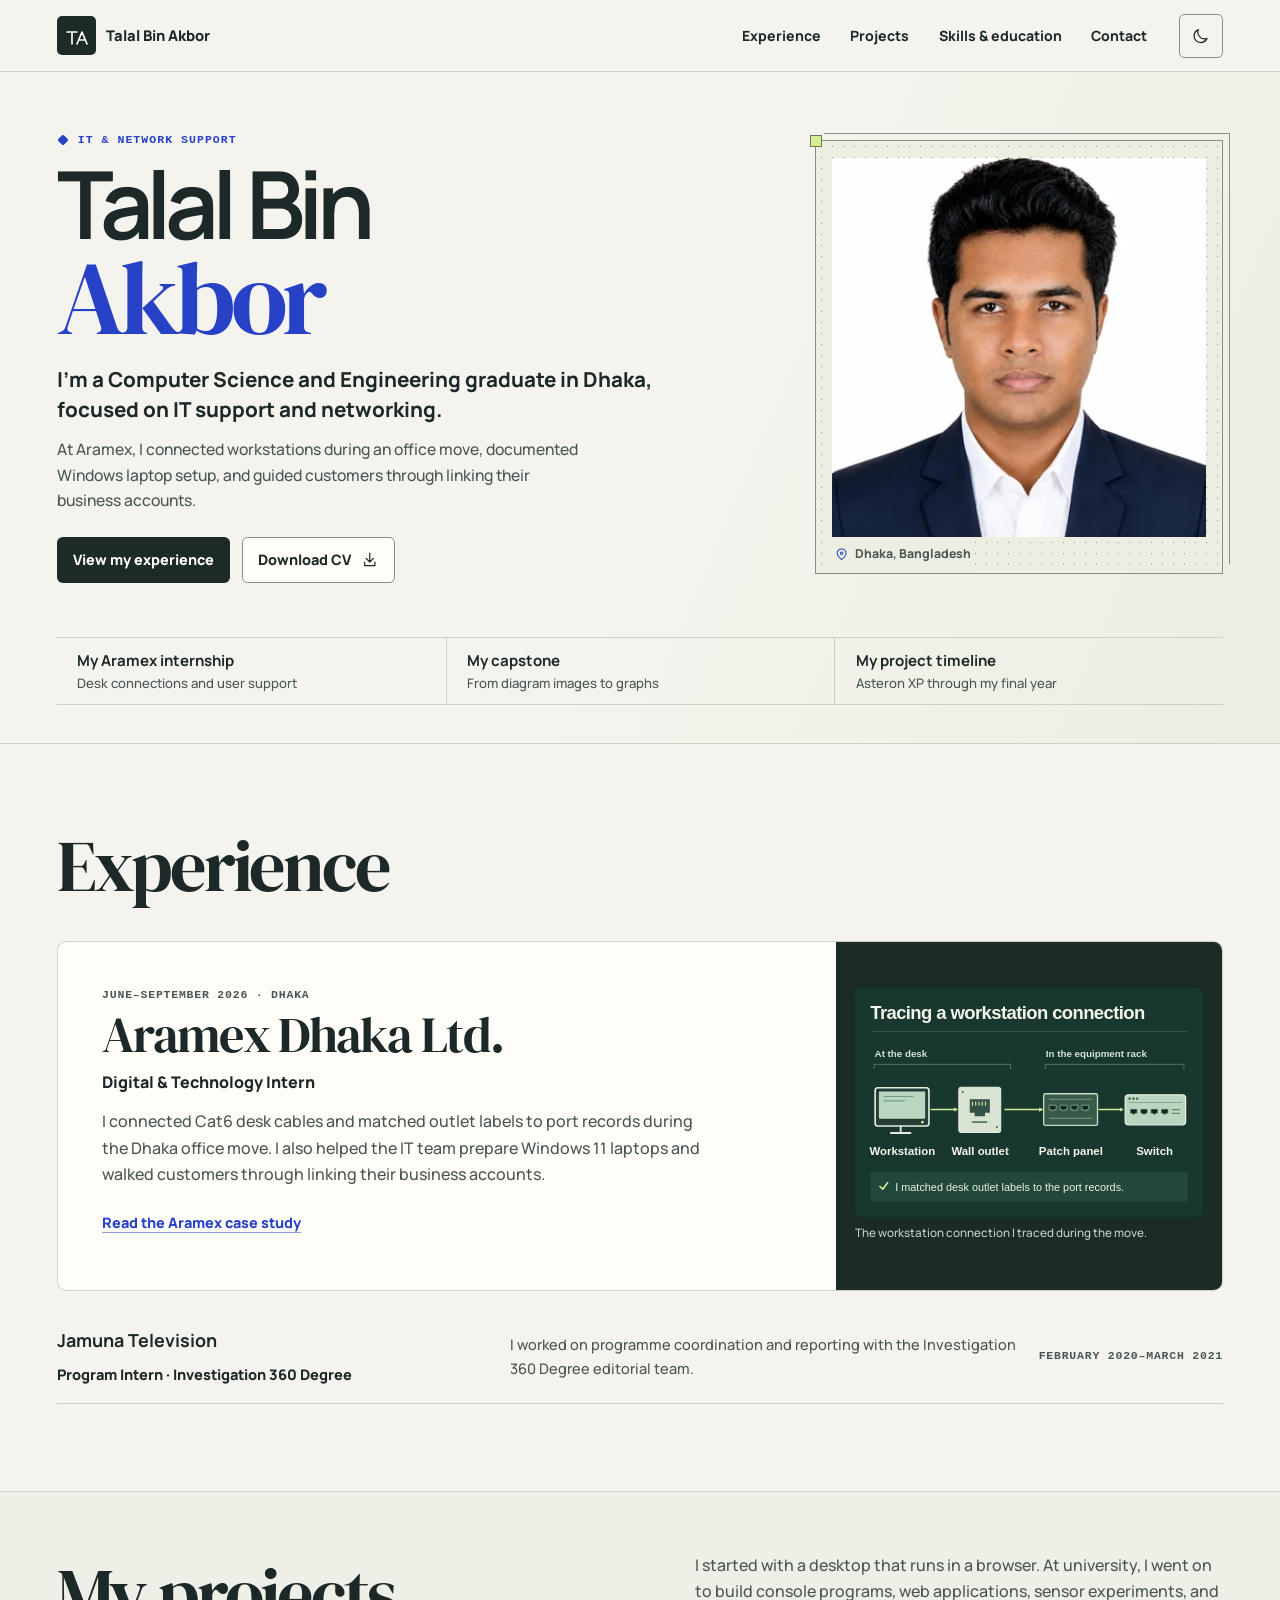
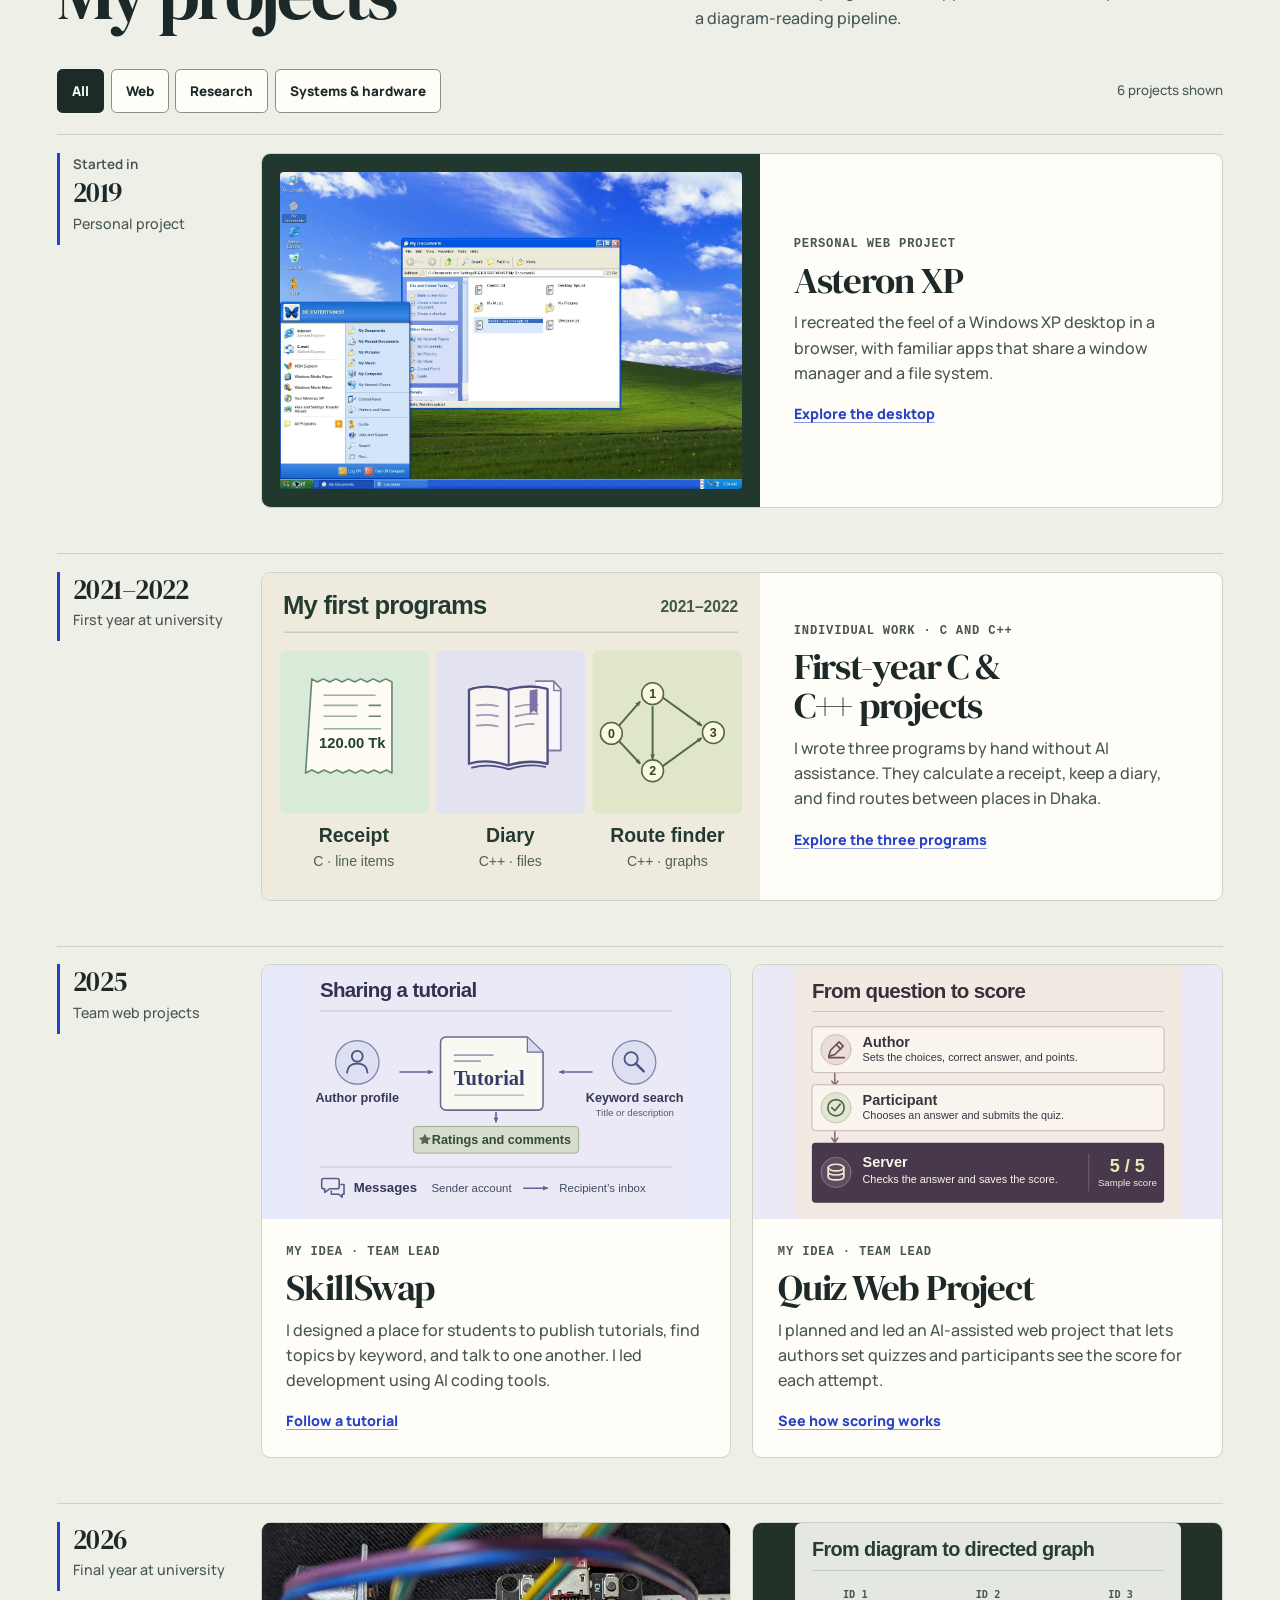
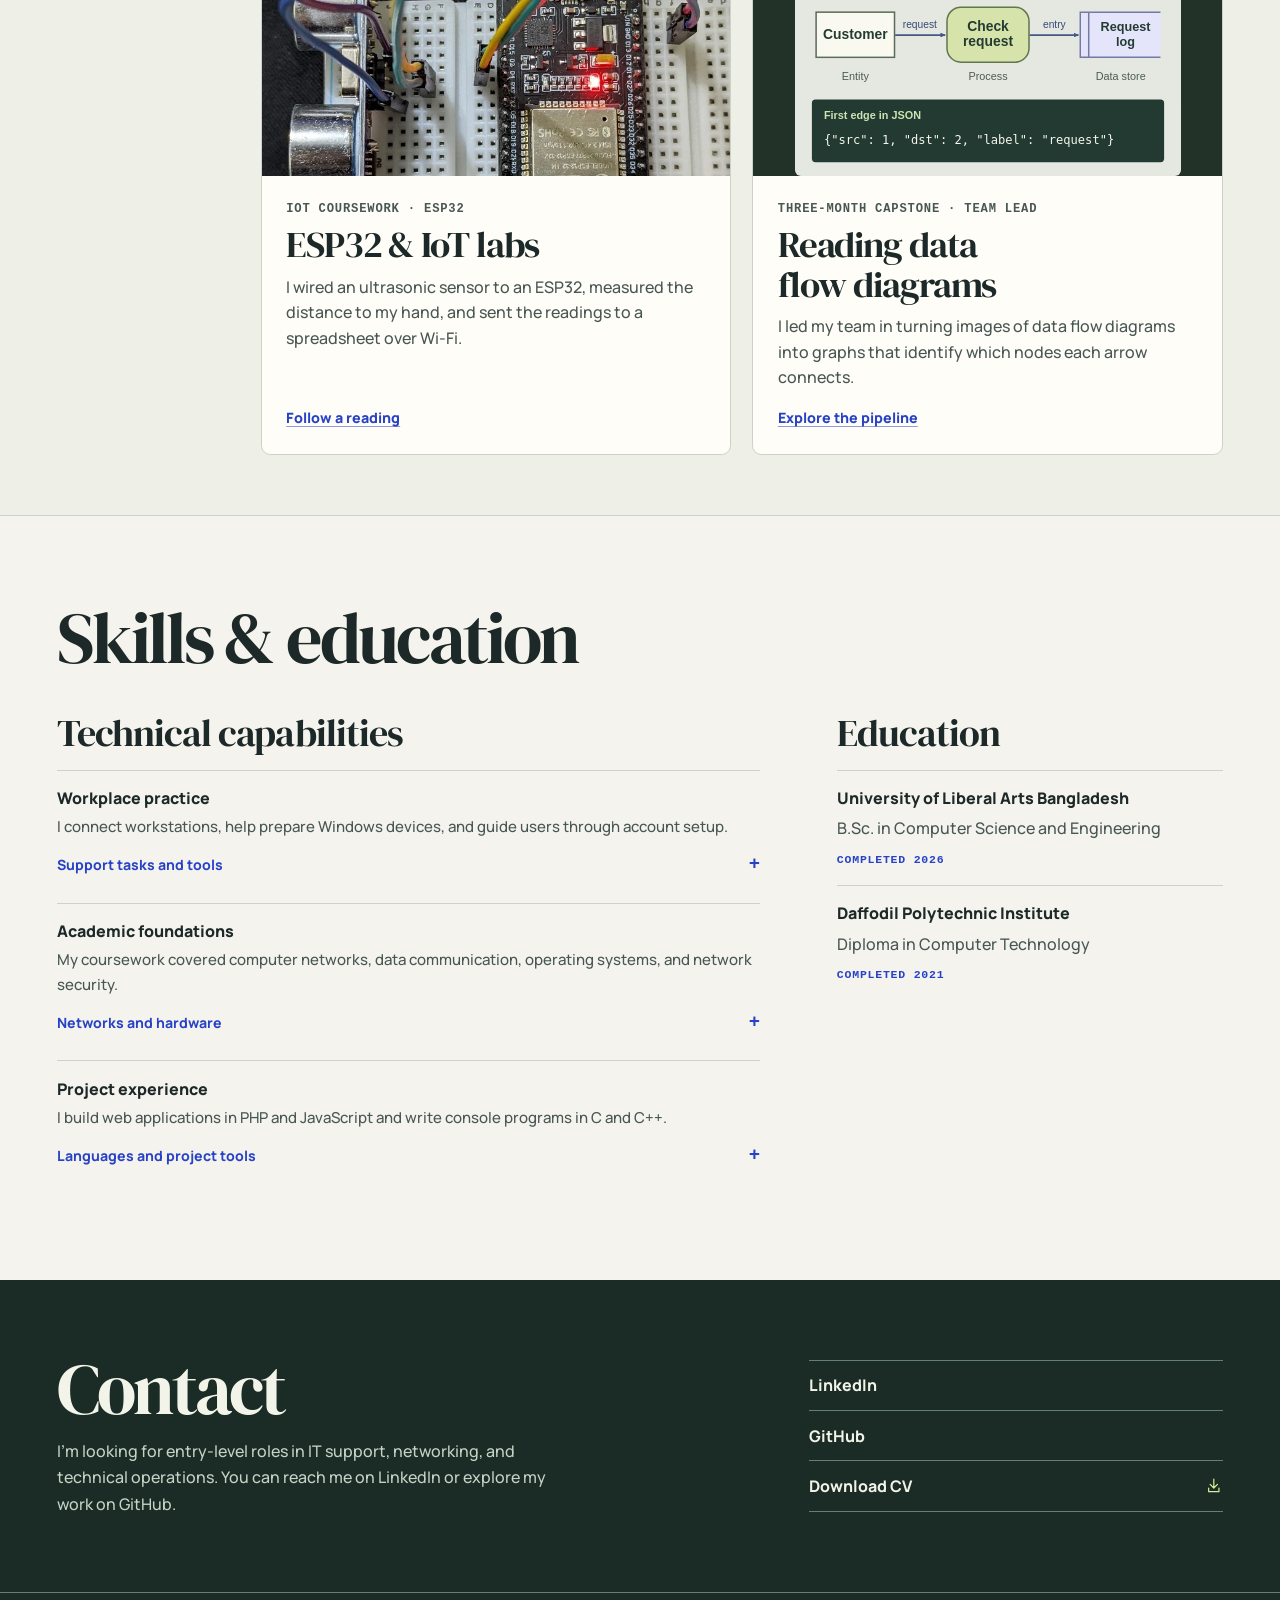
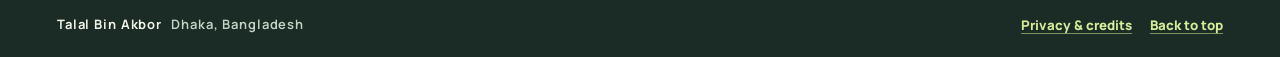
<file: index.html>
<!doctype html>
<html lang="en" id="top">
<head>
  <meta charset="utf-8">
  <meta name="viewport" content="width=device-width, initial-scale=1">
  <title>Talal Bin Akbor | IT Support and Networking</title>
  <meta name="description" content="I’m Talal Bin Akbor, a Computer Science and Engineering graduate in Dhaka. My portfolio brings together my IT support internship at Aramex and the projects I’ve built since 2019.">
  <meta name="robots" content="noindex,nofollow">
  <meta name="theme-color" content="#f5f3ed">
  <meta property="og:type" content="website">
  <meta property="og:site_name" content="Talal Bin Akbor">
  <meta property="og:title" content="Talal Bin Akbor | IT Support and Networking">
  <meta property="og:description" content="I’m Talal Bin Akbor, a Computer Science and Engineering graduate in Dhaka. My portfolio brings together my IT support internship at Aramex and the projects I’ve built since 2019.">
  <meta property="og:url" content="https://tbapranto.github.io/">
  <meta property="og:image" content="https://tbapranto.github.io/assets/media/social-card.jpg">
  <meta property="og:image:width" content="1200">
  <meta property="og:image:height" content="630">
  <meta property="og:image:alt" content="Talal Bin Akbor · IT support and networking · Dhaka">
  <meta name="twitter:card" content="summary_large_image">
  <link rel="icon" href="assets/favicon.svg" type="image/svg+xml">
  <link rel="preload" href="assets/fonts/dm-serif.woff2" as="font" type="font/woff2" crossorigin>
  <script src="assets/theme.js"></script>
  <link rel="stylesheet" href="assets/style.css">
  <script src="assets/contact-config.js" defer></script>
  <script src="assets/site.js" defer></script>
</head>
<body>

<a class="skip-link" href="#main">Skip to content</a>
<header class="site-header">
  <div class="wrap header-inner">
    <a class="brand" href="index.html" aria-label="Talal Bin Akbor home"><span class="logo"><svg class="icon " viewbox="0 0 24 24" aria-hidden="true" fill="none" stroke="currentColor" stroke-width="1.65" stroke-linecap="round" stroke-linejoin="round"><path d="M3 8h10m-5 0v12m5 0 5-12 5 12m-8-4h6"></path></svg></span><span>Talal Bin Akbor</span></a>
    <nav id="main-nav" class="main-nav" aria-label="Main navigation">
      <a class="nav-link" href="#experience">Experience</a>
      <a class="nav-link" href="#work">Projects</a>
      <a class="nav-link" href="#about">Skills &amp; education</a>
      <a class="nav-link" href="#contact">Contact</a>
    </nav>
    <div class="header-controls">
      <button class="control enhancement flex" type="button" data-theme-toggle aria-label="Dark appearance" aria-pressed="false"><svg class="icon moon" viewbox="0 0 24 24" aria-hidden="true" fill="none" stroke="currentColor" stroke-width="1.65" stroke-linecap="round" stroke-linejoin="round"><path d="M20.6 15.4A9.2 9.2 0 0 1 8.6 3.5a9.2 9.2 0 1 0 12 11.9Z"></path></svg><svg class="icon sun" viewbox="0 0 24 24" aria-hidden="true" fill="none" stroke="currentColor" stroke-width="1.65" stroke-linecap="round" stroke-linejoin="round"><circle cx="12" cy="12" r="4"></circle><path d="M12 2v2m0 16v2M2 12h2m16 0h2M5 5l1.5 1.5m11 11L19 19M5 19l1.5-1.5m11-11L19 5"></path></svg></button>
      <button class="control menu-toggle enhancement" type="button" data-menu-toggle aria-controls="main-nav" aria-expanded="false" aria-label="Menu"><svg class="icon " viewbox="0 0 24 24" aria-hidden="true" fill="none" stroke="currentColor" stroke-width="1.65" stroke-linecap="round" stroke-linejoin="round"><path d="M4 7h16M4 12h16M4 17h16"></path></svg> <span>Menu</span></button>
    </div>
  </div>
</header>
<main id="main" tabindex="-1"><section class="hero" aria-labelledby="hero-title">
  <div class="wrap hero-grid">
    <div class="hero-copy">
    <div class="hero-identity">
      <p class="eyebrow"><span class="signal" aria-hidden="true"></span>IT &amp; network support</p>
      <h1 id="hero-title"><span class="name-first">Talal Bin</span> <span class="name-last">Akbor</span></h1>
    </div>
    <div class="hero-intro">
      <p class="hero-lead">I’m a Computer Science and Engineering graduate in Dhaka, focused on IT support and networking.</p>
      <p class="hero-proof">At Aramex, I connected workstations during an office move, documented Windows laptop setup, and guided customers through linking their business accounts.</p>
      <div class="actions">
        <a class="button primary" href="#experience">View my experience</a>
        <a class="button secondary" href="assets/Talal_Bin_Akbor_Public_CV.pdf" download>Download CV <span class="sr-only">(PDF)</span><svg class="icon" viewbox="0 0 24 24" aria-hidden="true" fill="none" stroke="currentColor" stroke-width="1.65" stroke-linecap="round" stroke-linejoin="round"><path d="M12 3v12m-5-5 5 5 5-5M5 15v5h14v-5"></path></svg></a>
      </div>
    </div>
    </div>
    <figure class="hero-portrait">
      <div class="portrait-mat">
        <img src="assets/media/portrait.webp" srcset="assets/media/portrait-small.webp 360w, assets/media/portrait.webp 720w" sizes="(max-width: 620px) 160px, (max-width: 920px) 275px, 348px" width="720" height="881" alt="Portrait of Talal Bin Akbor" fetchpriority="high" decoding="async">
      </div>
      <figcaption><svg class="icon" viewbox="0 0 24 24" aria-hidden="true" fill="none" stroke="currentColor" stroke-width="1.65" stroke-linecap="round" stroke-linejoin="round"><path d="M19 10c0 4-7 10-7 10S5 14 5 10a7 7 0 1 1 14 0Z"></path><circle cx="12" cy="10" r="2"></circle></svg><span>Dhaka, Bangladesh</span></figcaption>
    <span class="portrait-registration" aria-hidden="true"></span></figure>
  </div>
<div class="wrap"><div class="hero-index"><a href="projects/aramex.html"><span><strong>My Aramex internship</strong><small>Desk connections and user support</small></span></a><a href="projects/dfd-research.html"><span><strong>My capstone</strong><small>From diagram images to graphs</small></span></a><a href="#work"><span><strong>My project timeline</strong><small>Asteron XP through my final year</small></span></a></div></div></section>

<section class="section experience" id="experience" aria-labelledby="experience-title">
  <div class="wrap">
    <div class="section-heading"><h2 id="experience-title">Experience</h2></div>
    <article class="experience-feature">
      <div class="experience-copy">
        <p class="meta">June–September 2026 · Dhaka</p>
        <h3>Aramex Dhaka Ltd.</h3>
        <p class="experience-role">Digital &amp; Technology Intern</p>
        <p class="experience-description">I connected Cat6 desk cables and matched outlet labels to port records during the Dhaka office move. I also helped the IT team prepare Windows 11 laptops and walked customers through linking their business accounts.</p>
        <a class="text-link" href="projects/aramex.html">Read the Aramex case study</a>
      </div>
      <figure class="connection-figure"><img class="" src="assets/media/support-map.svg" alt="Typical workstation connection through a wall outlet, patch panel, and switch" width="640" height="420" loading="lazy" decoding="async"><figcaption>The workstation connection I traced during the move.</figcaption></figure>
    </article>
    <article class="experience-secondary">
      <div>
        <h3>Jamuna Television</h3>
        <p class="experience-role">Program Intern · Investigation 360 Degree</p>
      </div>
      <p class="experience-description">I worked on programme coordination and reporting with the Investigation 360 Degree editorial team.</p>
      <p class="meta">February 2020–March 2021</p>
    </article>
  </div>
</section>

<section class="section work" id="work" aria-labelledby="work-title">
  <div class="wrap">
    <div class="section-heading">
      <h2 id="work-title">My projects</h2>
      <p class="section-deck">I started with a desktop that runs in a browser. At university, I went on to build console programs, web applications, sensor experiments, and a diagram-reading pipeline.</p>
    </div>
    <div class="filters enhancement flex" role="group" aria-label="Filter projects">
      <button class="chip" type="button" data-filter="all" aria-pressed="true">All</button>
      <button class="chip" type="button" data-filter="web" aria-pressed="false">Web</button>
      <button class="chip" type="button" data-filter="research" aria-pressed="false">Research</button>
      <button class="chip" type="button" data-filter="systems" aria-pressed="false">Systems &amp; hardware</button>
      <span class="filter-status" id="filter-status" role="status">6 projects shown</span>
    </div>
    <div class="project-grid" data-active-filter="all">
      <section class="project-period" data-period="2019" aria-labelledby="period-2019"><header class="period-heading"><h3 id="period-2019"><small>Started in</small> 2019</h3><p>Personal project</p></header><div class="period-gallery single"><article class="project asteron-xp" data-category="web">
  <a class="project-link" href="projects/asteron-xp.html" aria-labelledby="asteron-xp-name asteron-xp-action">
    <div class="project-image"><img class="" src="assets/media/xp-explorer-start.webp" alt="" width="1363" height="936" loading="lazy" decoding="async"></div>
    <div class="project-copy">
      <p class="meta">Personal web project</p>
      <h4 id="asteron-xp-name">Asteron XP</h4>
      <p class="project-description">I recreated the feel of a Windows XP desktop in a browser, with familiar apps that share a window manager and a file system.</p>
      <span class="project-action" id="asteron-xp-action">Explore the desktop</span>
    </div>
  </a>
</article></div></section>
<section class="project-period" data-period="2021-2022" aria-labelledby="period-2021-2022"><header class="period-heading"><h3 id="period-2021-2022">2021–2022</h3><p>First year at university</p></header><div class="period-gallery single"><article class="project c-programming" data-category="systems">
  <a class="project-link" href="projects/c-programming.html" aria-labelledby="c-programming-name c-programming-action">
    <div class="project-image"><img class="" src="assets/media/c-foundations.svg" alt="" width="640" height="420" loading="lazy" decoding="async"></div>
    <div class="project-copy">
      <p class="meta">Individual work · C and C++</p>
      <h4 id="c-programming-name">First-year C &amp; C++ projects</h4>
      <p class="project-description">I wrote three programs by hand without AI assistance. They calculate a receipt, keep a diary, and find routes between places in Dhaka.</p>
      <span class="project-action" id="c-programming-action">Explore the three programs</span>
    </div>
  </a>
</article></div></section>
<section class="project-period" data-period="2025" aria-labelledby="period-2025"><header class="period-heading"><h3 id="period-2025">2025</h3><p>Team web projects</p></header><div class="period-gallery"><article class="project skillswap" data-category="web">
  <a class="project-link" href="projects/skillswap.html" aria-labelledby="skillswap-name skillswap-action">
    <div class="project-image"><img class="" src="assets/media/skillswap-map.svg" alt="" width="640" height="420" loading="lazy" decoding="async"></div>
    <div class="project-copy">
      <p class="meta">My idea · Team lead</p>
      <h4 id="skillswap-name">SkillSwap</h4>
      <p class="project-description">I designed a place for students to publish tutorials, find topics by keyword, and talk to one another. I led development using AI coding tools.</p>
      <span class="project-action" id="skillswap-action">Follow a tutorial</span>
    </div>
  </a>
</article><article class="project quiz-web" data-category="web">
  <a class="project-link" href="projects/quiz-web.html" aria-labelledby="quiz-web-name quiz-web-action">
    <div class="project-image"><img class="" src="assets/media/quiz-flow.svg" alt="" width="640" height="420" loading="lazy" decoding="async"></div>
    <div class="project-copy">
      <p class="meta">My idea · Team lead</p>
      <h4 id="quiz-web-name">Quiz Web Project</h4>
      <p class="project-description">I planned and led an AI-assisted web project that lets authors set quizzes and participants see the score for each attempt.</p>
      <span class="project-action" id="quiz-web-action">See how scoring works</span>
    </div>
  </a>
</article></div></section>
<section class="project-period" data-period="2026" aria-labelledby="period-2026"><header class="period-heading"><h3 id="period-2026">2026</h3><p>Final year at university</p></header><div class="period-gallery"><article class="project iot-labs" data-category="systems">
  <a class="project-link" href="projects/iot-labs.html" aria-labelledby="iot-labs-name iot-labs-action">
    <div class="project-image"><img class="" src="assets/media/iot-circuit.webp" alt="" width="760" height="1013" loading="lazy" decoding="async"></div>
    <div class="project-copy">
      <p class="meta">IoT coursework · ESP32</p>
      <h4 id="iot-labs-name">ESP32 &amp; IoT labs</h4>
      <p class="project-description">I wired an ultrasonic sensor to an ESP32, measured the distance to my hand, and sent the readings to a spreadsheet over Wi-Fi.</p>
      <span class="project-action" id="iot-labs-action">Follow a reading</span>
    </div>
  </a>
</article>
    <article class="project dfd-research" data-category="research">
  <a class="project-link" href="projects/dfd-research.html" aria-labelledby="dfd-research-name dfd-research-action">
    <div class="project-image"><img class="" src="assets/media/dfd-overview.svg" alt="" width="640" height="420" loading="lazy" decoding="async"></div>
    <div class="project-copy">
      <p class="meta">Three-month capstone · Team lead</p>
      <h4 id="dfd-research-name">Reading data flow diagrams</h4>
      <p class="project-description">I led my team in turning images of data flow diagrams into graphs that identify which nodes each arrow connects.</p>
      <span class="project-action" id="dfd-research-action">Explore the pipeline</span>
    </div>
  </a>
</article></div></section>
</div>
  </div>
</section>

<section class="section background" id="about" aria-labelledby="about-title">
  <div class="wrap">
    <div class="section-heading"><h2 id="about-title">Skills &amp; education</h2></div>
    <div class="background-grid">
      <section class="skills" id="skills" aria-labelledby="skills-title">
        <h3 id="skills-title">Technical capabilities</h3>
        <div class="capability-list">
          <article class="capability" id="skills-practical">
  <h4>Workplace practice</h4>
  <p>I connect workstations, help prepare Windows devices, and guide users through account setup.</p>
  <details>
    <summary>Support tasks and tools</summary>
    <p>At Aramex, I worked with Cat6 patch leads, port records, Windows 11, Microsoft 365, and print queues. I documented handover checks and outstanding requests so the next person knew where to start.</p>
    <a class="text-link" href="projects/aramex.html#responsibilities">Read the Aramex responsibilities</a>
  </details>
</article><article class="capability" id="skills-academic">
  <h4>Academic foundations</h4>
  <p>My coursework covered computer networks, data communication, operating systems, and network security.</p>
  <details>
    <summary>Networks and hardware</summary>
    <p>I used Cisco Packet Tracer in networking labs and an ESP32 in hardware experiments. I also have experience assembling PCs and isolating basic hardware and software faults.</p>
    <a class="text-link" href="projects/iot-labs.html">View the hardware labs</a>
  </details>
</article><article class="capability" id="skills-projects">
  <h4>Project experience</h4>
  <p>I build web applications in PHP and JavaScript and write console programs in C and C++.</p>
  <details>
    <summary>Languages and project tools</summary>
    <p>I use SQL to model and query application data, and GitHub to share my web projects. For my final-year capstone, I connected OCR, language-model classification, and object detection in a pipeline that exports JSON.</p>
    <a class="text-link" href="projects/dfd-research.html#role">Read my capstone contribution</a>
  </details>
</article>
        </div>
      </section>
      <section class="education" id="education" aria-labelledby="education-title">
        <h3 id="education-title">Education</h3>
        <dl class="education-list">
          <div>
            <dt>University of Liberal Arts Bangladesh</dt>
            <dd>B.Sc. in Computer Science and Engineering</dd>
            <dd class="meta">Completed 2026</dd>
          </div>
          <div>
            <dt>Daffodil Polytechnic Institute</dt>
            <dd>Diploma in Computer Technology</dd>
            <dd class="meta">Completed 2021</dd>
          </div>
        </dl>
      </section>
    </div>
  </div>
</section>
<section id="contact" class="contact" aria-labelledby="contact-title">
  <div class="wrap contact-inner">
    <div>
      <h2 id="contact-title" class="section-title">Contact</h2>
      <p class="section-deck">I’m looking for entry-level roles in IT support, networking, and technical operations. You can reach me on LinkedIn or explore my work on GitHub.</p>
    </div>
    <div class="contact-links">
      <a class="contact-link" href="https://www.linkedin.com/in/tbapranto/" aria-label="Connect on LinkedIn">LinkedIn</a>
      <a class="contact-link" href="https://github.com/TBAPranto" aria-label="View GitHub profile">GitHub</a>
      <a class="contact-link" href="assets/Talal_Bin_Akbor_Public_CV.pdf" download>Download CV <span class="sr-only">(PDF)</span><svg class="icon " viewbox="0 0 24 24" aria-hidden="true" fill="none" stroke="currentColor" stroke-width="1.65" stroke-linecap="round" stroke-linejoin="round"><path d="M12 3v12m-5-5 5 5 5-5M5 15v5h14v-5"></path></svg></a>
      <a class="contact-link" data-public-email hidden>Email </a>
    </div>
  </div>
</section>
</main>

<footer class="site-footer">
  <div class="wrap footer-inner">
    <p class="meta"><strong>Talal Bin Akbor</strong><span>Dhaka, Bangladesh</span></p>
    <div class="footer-links">
      <a class="text-link" href="privacy.html">Privacy &amp; credits</a>
      <a class="text-link" href="#top">Back to top</a>
    </div>
  </div>
</footer>

</body>
</html>
</file>
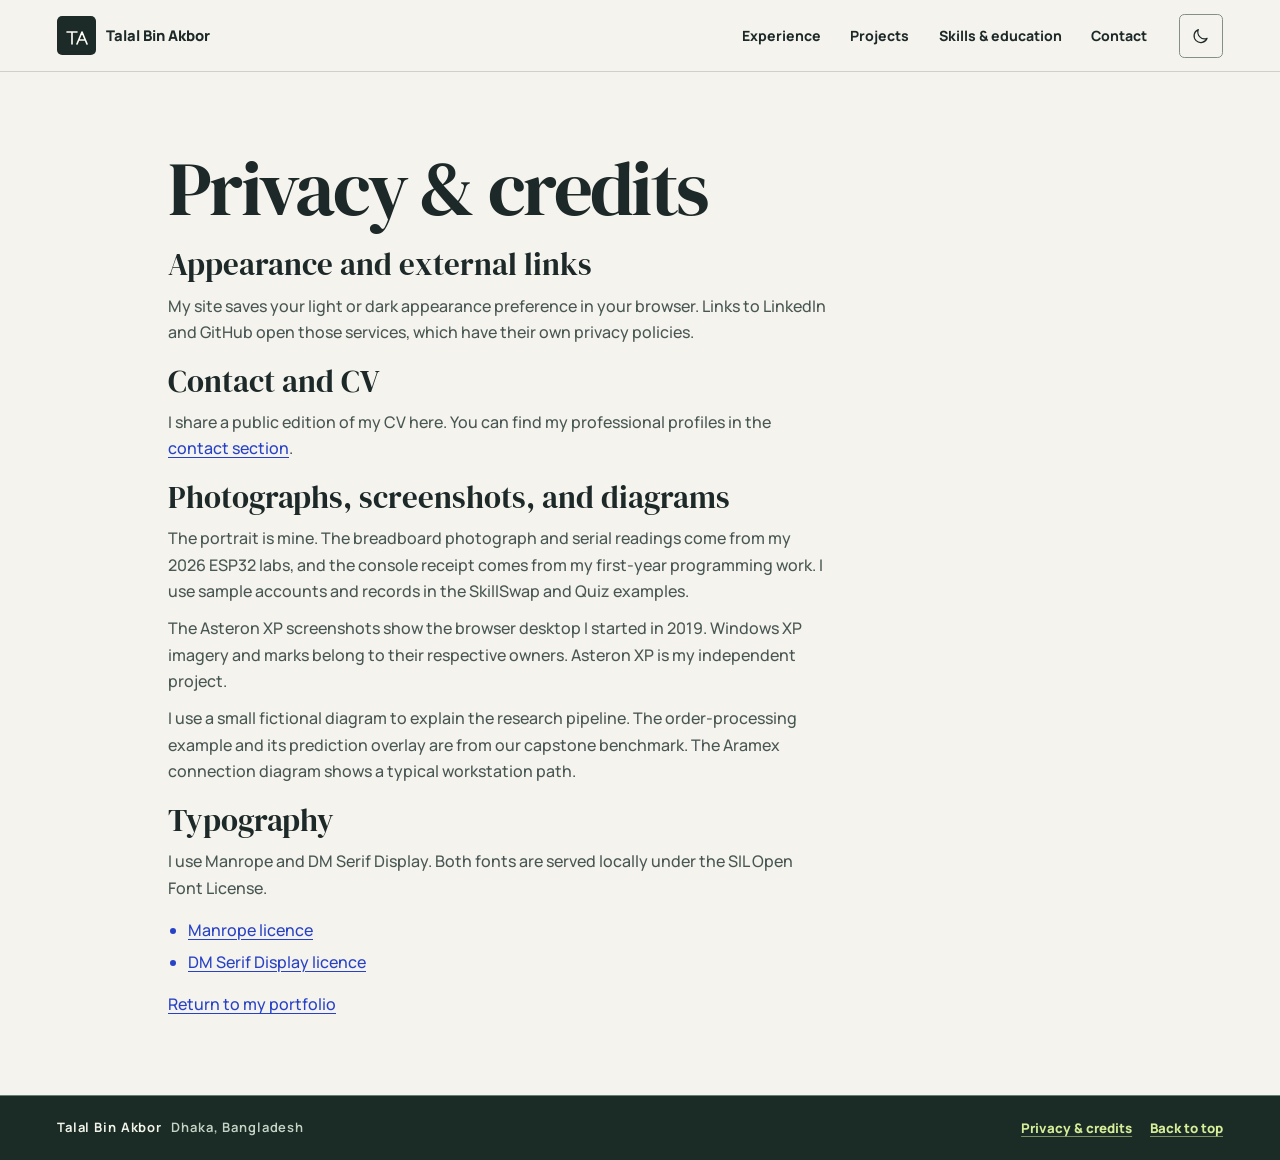
<file: privacy.html>
<!doctype html>
<html lang="en" id="top">
<head>
  <meta charset="utf-8">
  <meta name="viewport" content="width=device-width, initial-scale=1">
  <title>Privacy &amp; credits | Talal Bin Akbor</title>
  <meta name="description" content="How my portfolio uses browser storage, where my project images come from, and how to contact me.">
  <meta name="robots" content="noindex,nofollow">
  <meta name="theme-color" content="#f5f3ed">
  <meta property="og:type" content="website">
  <meta property="og:site_name" content="Talal Bin Akbor">
  <meta property="og:title" content="Privacy &amp; credits | Talal Bin Akbor">
  <meta property="og:description" content="How my portfolio uses browser storage, where my project images come from, and how to contact me.">
  <meta property="og:url" content="https://tbapranto.github.io/privacy.html">
  <meta property="og:image" content="https://tbapranto.github.io/assets/media/social-card.jpg">
  <meta property="og:image:width" content="1200">
  <meta property="og:image:height" content="630">
  <meta property="og:image:alt" content="Talal Bin Akbor · IT support and networking · Dhaka">
  <meta name="twitter:card" content="summary_large_image">
  <link rel="icon" href="assets/favicon.svg" type="image/svg+xml">
  
  <script src="assets/theme.js"></script>
  <link rel="stylesheet" href="assets/style.css">
  <script src="assets/contact-config.js" defer></script>
  <script src="assets/site.js" defer></script>
</head>
<body>

<a class="skip-link" href="#main">Skip to content</a>
<header class="site-header">
  <div class="wrap header-inner">
    <a class="brand" href="index.html" aria-label="Talal Bin Akbor home"><span class="logo"><svg class="icon " viewbox="0 0 24 24" aria-hidden="true" fill="none" stroke="currentColor" stroke-width="1.65" stroke-linecap="round" stroke-linejoin="round"><path d="M3 8h10m-5 0v12m5 0 5-12 5 12m-8-4h6"></path></svg></span><span>Talal Bin Akbor</span></a>
    <nav id="main-nav" class="main-nav" aria-label="Main navigation">
      <a class="nav-link" href="index.html#experience">Experience</a>
      <a class="nav-link" href="index.html#work">Projects</a>
      <a class="nav-link" href="index.html#about">Skills &amp; education</a>
      <a class="nav-link" href="index.html#contact">Contact</a>
    </nav>
    <div class="header-controls">
      <button class="control enhancement flex" type="button" data-theme-toggle aria-label="Dark appearance" aria-pressed="false"><svg class="icon moon" viewbox="0 0 24 24" aria-hidden="true" fill="none" stroke="currentColor" stroke-width="1.65" stroke-linecap="round" stroke-linejoin="round"><path d="M20.6 15.4A9.2 9.2 0 0 1 8.6 3.5a9.2 9.2 0 1 0 12 11.9Z"></path></svg><svg class="icon sun" viewbox="0 0 24 24" aria-hidden="true" fill="none" stroke="currentColor" stroke-width="1.65" stroke-linecap="round" stroke-linejoin="round"><circle cx="12" cy="12" r="4"></circle><path d="M12 2v2m0 16v2M2 12h2m16 0h2M5 5l1.5 1.5m11 11L19 19M5 19l1.5-1.5m11-11L19 5"></path></svg></button>
      <button class="control menu-toggle enhancement" type="button" data-menu-toggle aria-controls="main-nav" aria-expanded="false" aria-label="Menu"><svg class="icon " viewbox="0 0 24 24" aria-hidden="true" fill="none" stroke="currentColor" stroke-width="1.65" stroke-linecap="round" stroke-linejoin="round"><path d="M4 7h16M4 12h16M4 17h16"></path></svg> <span>Menu</span></button>
    </div>
  </div>
</header>
<main id="main" tabindex="-1">

<div class="wrap utility"><h1>Privacy &amp; credits</h1>
<h2>Appearance and external links</h2>
<p>My site saves your light or dark appearance preference in your browser. Links to LinkedIn and GitHub open those services, which have their own privacy policies.</p>
<h2>Contact and CV</h2>
<p>I share a public edition of my CV here. You can find my professional profiles in the <a href="index.html#contact">contact section</a>.</p>
<h2>Photographs, screenshots, and diagrams</h2>
<p>The portrait is mine. The breadboard photograph and serial readings come from my 2026 ESP32 labs, and the console receipt comes from my first-year programming work. I use sample accounts and records in the SkillSwap and Quiz examples.</p>
<p>The Asteron XP screenshots show the browser desktop I started in 2019. Windows XP imagery and marks belong to their respective owners. Asteron XP is my independent project.</p>
<p>I use a small fictional diagram to explain the research pipeline. The order-processing example and its prediction overlay are from our capstone benchmark. The Aramex connection diagram shows a typical workstation path.</p>
<h2>Typography</h2>
<p>I use Manrope and DM Serif Display. Both fonts are served locally under the SIL Open Font License.</p>
<ul><li><a href="assets/fonts/manrope-OFL.txt">Manrope licence</a></li><li><a href="assets/fonts/dm-serif-OFL.txt">DM Serif Display licence</a></li></ul>
<p><a href="index.html">Return to my portfolio</a></p></div>

</main>

<footer class="site-footer">
  <div class="wrap footer-inner">
    <p class="meta"><strong>Talal Bin Akbor</strong><span>Dhaka, Bangladesh</span></p>
    <div class="footer-links">
      <a class="text-link" href="privacy.html">Privacy &amp; credits</a>
      <a class="text-link" href="#top">Back to top</a>
    </div>
  </div>
</footer>

</body>
</html>
</file>
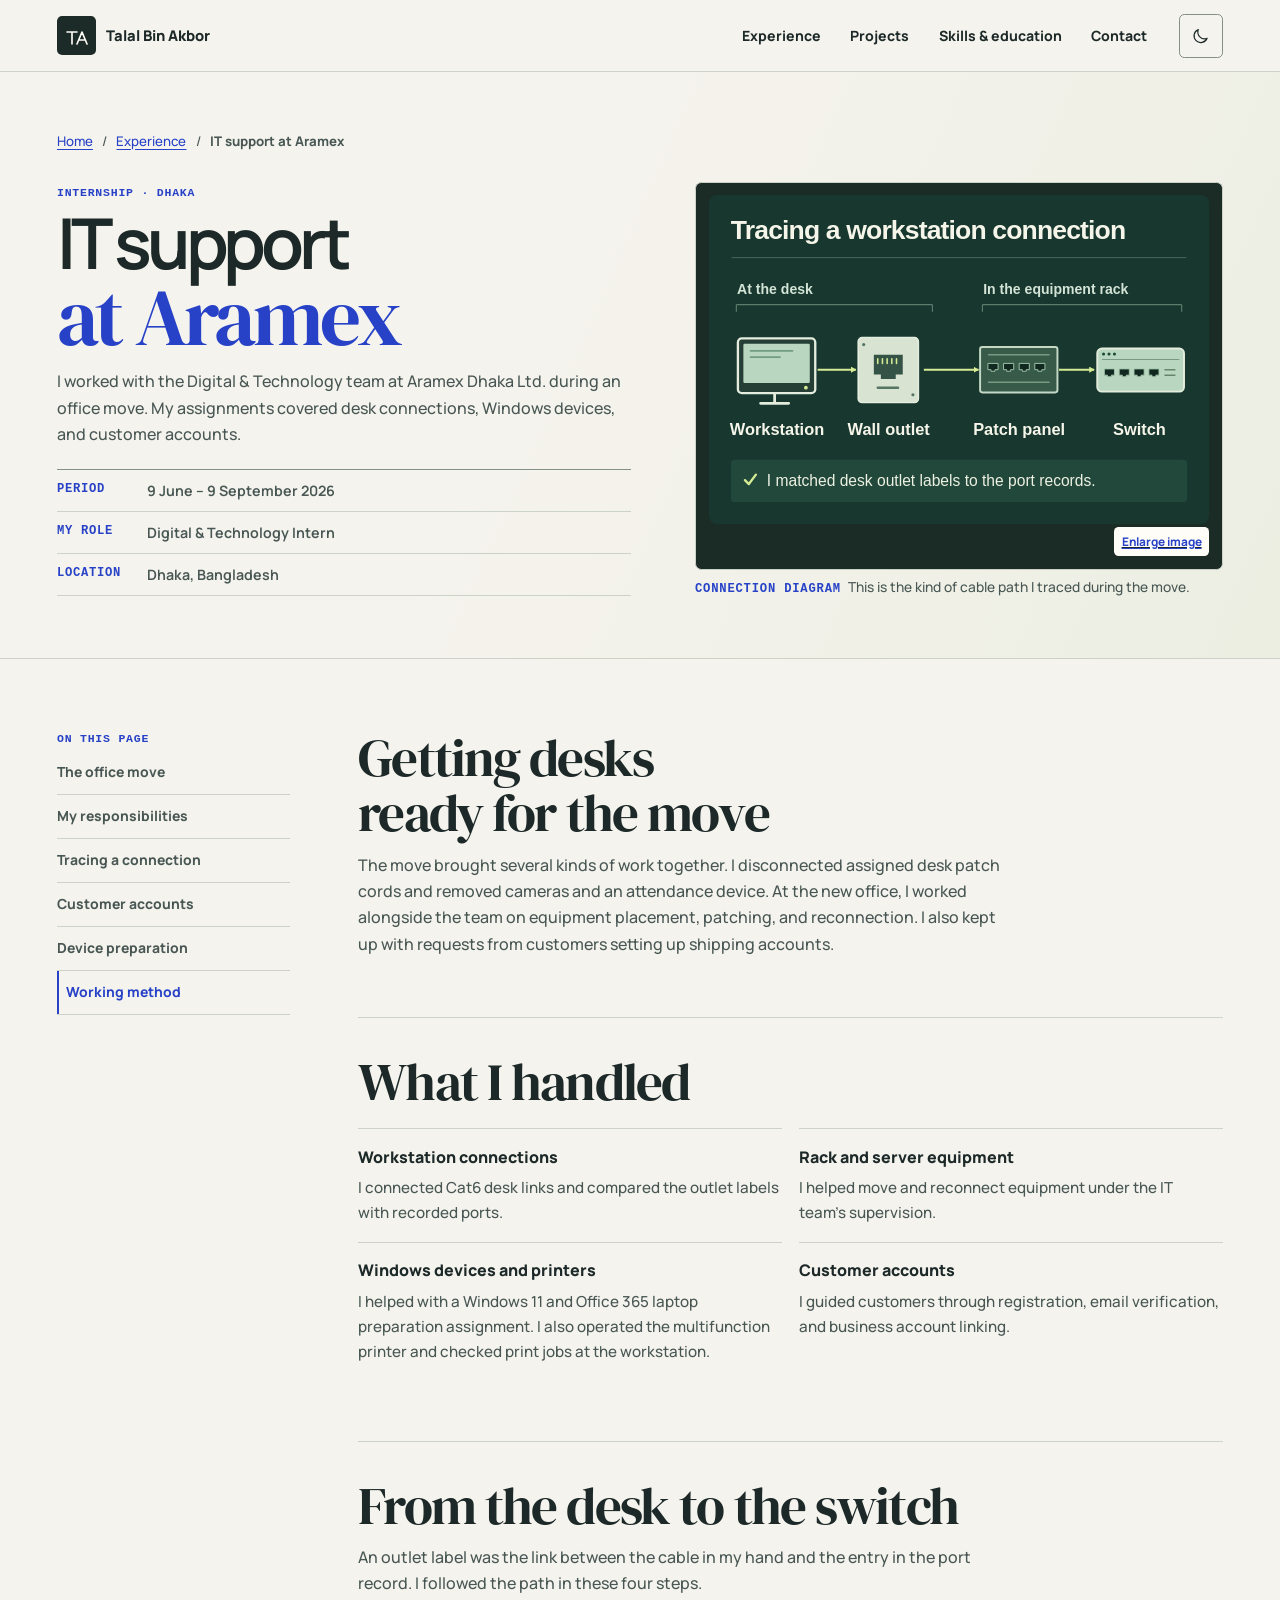
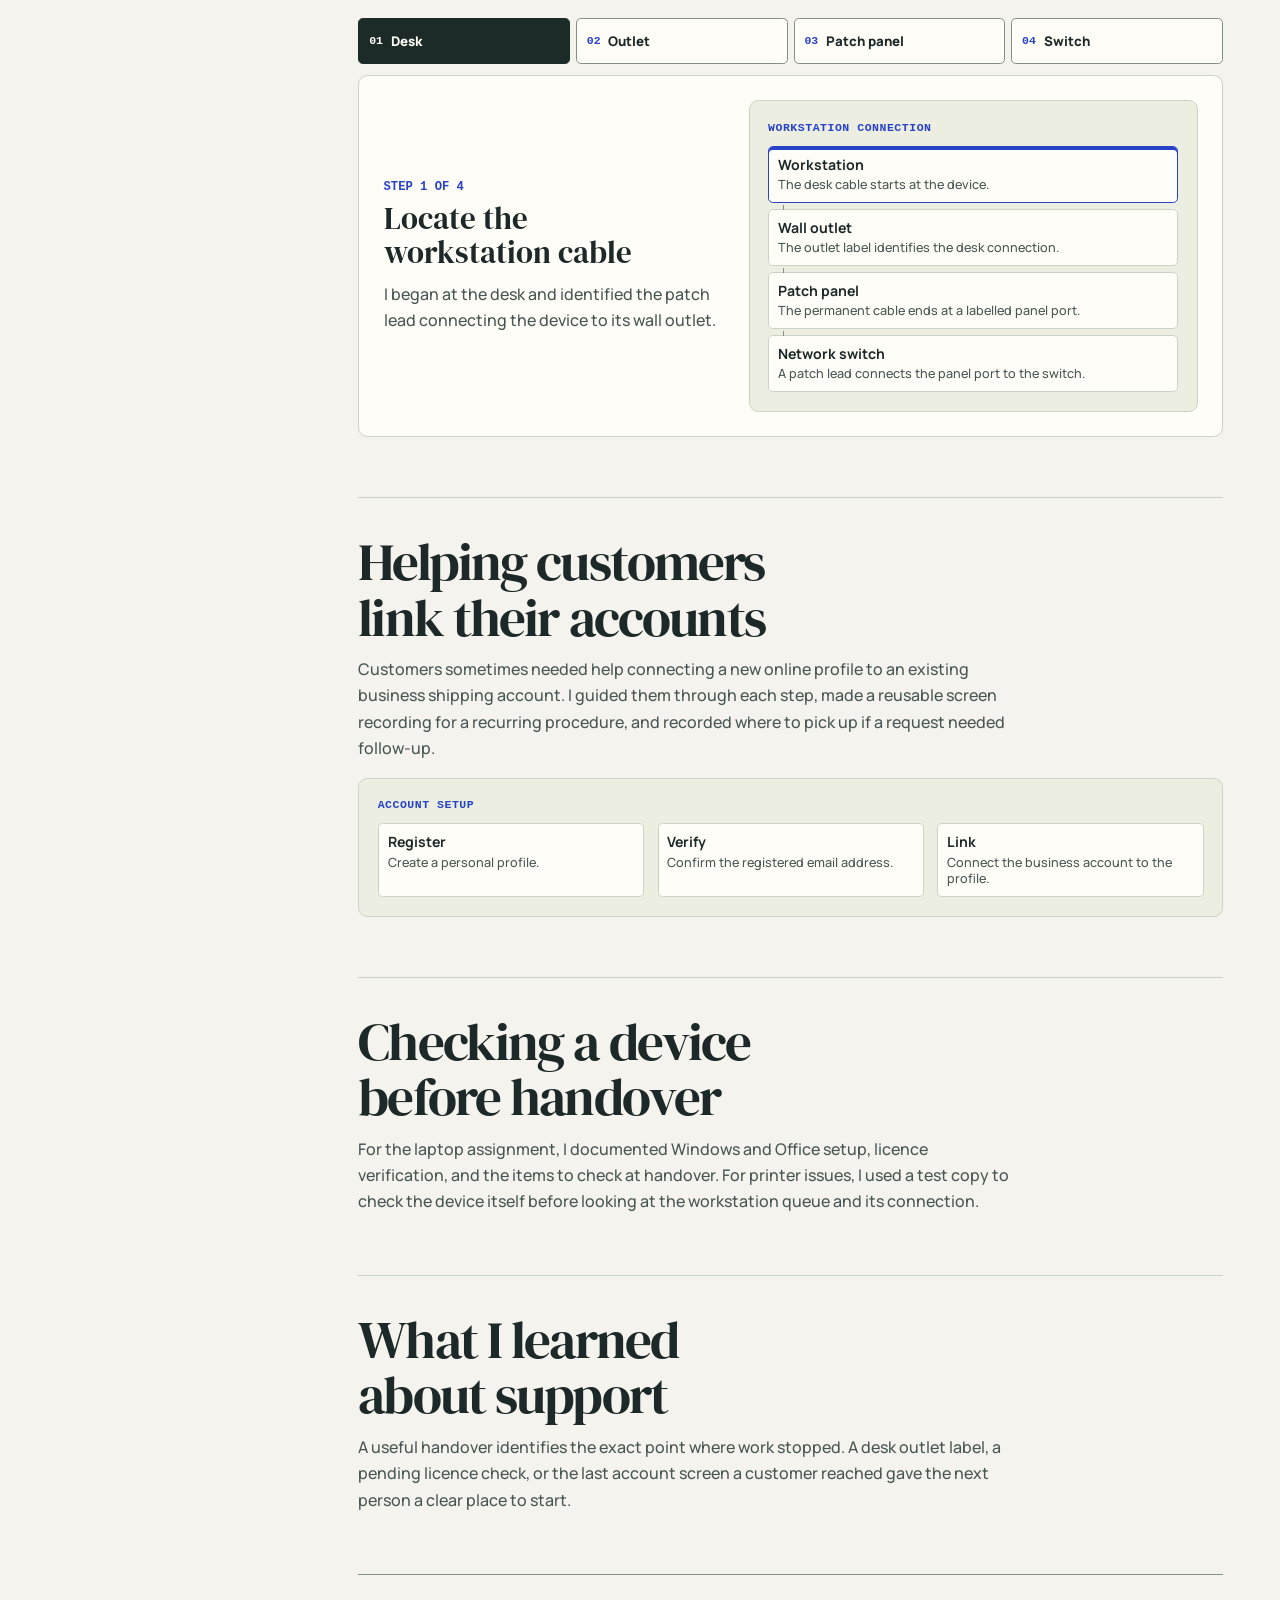
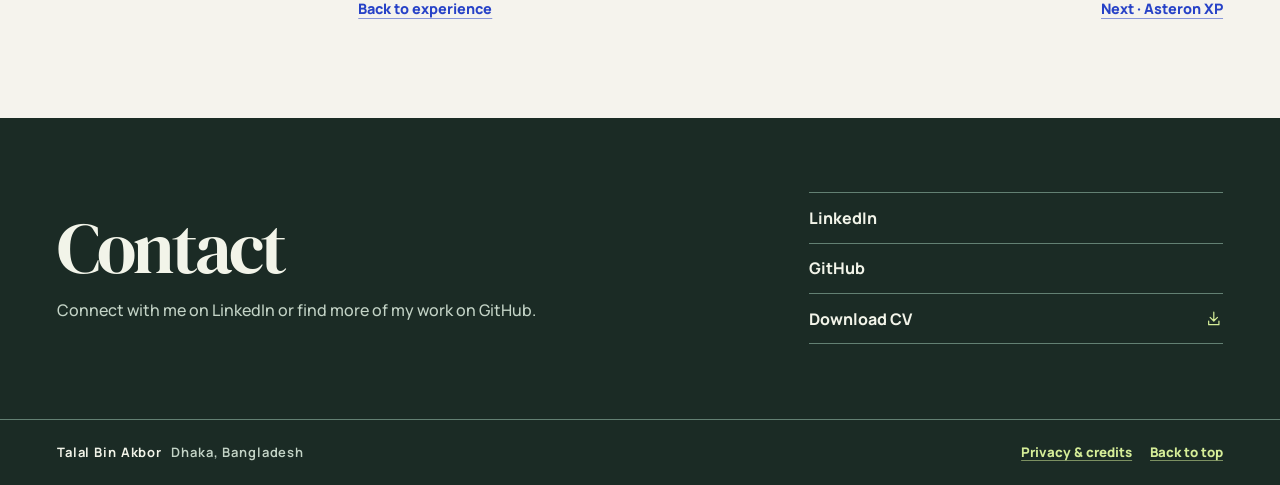
<file: projects/aramex.html>
<!doctype html>
<html lang="en" id="top">
<head>
  <meta charset="utf-8">
  <meta name="viewport" content="width=device-width, initial-scale=1">
  <title>IT support at Aramex | Talal Bin Akbor</title>
  <meta name="description" content="I worked with the Digital &amp; Technology team at Aramex Dhaka Ltd. during an office move. My assignments covered desk connections, Windows devices, and customer accounts.">
  <meta name="robots" content="noindex,nofollow">
  <meta name="theme-color" content="#f5f3ed">
  <meta property="og:type" content="website">
  <meta property="og:site_name" content="Talal Bin Akbor">
  <meta property="og:title" content="IT support at Aramex | Talal Bin Akbor">
  <meta property="og:description" content="I worked with the Digital &amp; Technology team at Aramex Dhaka Ltd. during an office move. My assignments covered desk connections, Windows devices, and customer accounts.">
  <meta property="og:url" content="https://tbapranto.github.io/projects/aramex.html">
  <meta property="og:image" content="https://tbapranto.github.io/assets/media/social-card.jpg">
  <meta property="og:image:width" content="1200">
  <meta property="og:image:height" content="630">
  <meta property="og:image:alt" content="Talal Bin Akbor · IT support and networking · Dhaka">
  <meta name="twitter:card" content="summary_large_image">
  <link rel="icon" href="../assets/favicon.svg" type="image/svg+xml">
  
  <script src="../assets/theme.js"></script>
  <link rel="stylesheet" href="../assets/style.css">
  <script src="../assets/contact-config.js" defer></script>
  <script src="../assets/site.js" defer></script>
</head>
<body data-case="aramex">

<a class="skip-link" href="#main">Skip to content</a>
<header class="site-header">
  <div class="wrap header-inner">
    <a class="brand" href="../index.html" aria-label="Talal Bin Akbor home"><span class="logo"><svg class="icon " viewbox="0 0 24 24" aria-hidden="true" fill="none" stroke="currentColor" stroke-width="1.65" stroke-linecap="round" stroke-linejoin="round"><path d="M3 8h10m-5 0v12m5 0 5-12 5 12m-8-4h6"></path></svg></span><span>Talal Bin Akbor</span></a>
    <nav id="main-nav" class="main-nav" aria-label="Main navigation">
      <a class="nav-link" href="../index.html#experience">Experience</a>
      <a class="nav-link" href="../index.html#work">Projects</a>
      <a class="nav-link" href="../index.html#about">Skills &amp; education</a>
      <a class="nav-link" href="../index.html#contact">Contact</a>
    </nav>
    <div class="header-controls">
      <button class="control enhancement flex" type="button" data-theme-toggle aria-label="Dark appearance" aria-pressed="false"><svg class="icon moon" viewbox="0 0 24 24" aria-hidden="true" fill="none" stroke="currentColor" stroke-width="1.65" stroke-linecap="round" stroke-linejoin="round"><path d="M20.6 15.4A9.2 9.2 0 0 1 8.6 3.5a9.2 9.2 0 1 0 12 11.9Z"></path></svg><svg class="icon sun" viewbox="0 0 24 24" aria-hidden="true" fill="none" stroke="currentColor" stroke-width="1.65" stroke-linecap="round" stroke-linejoin="round"><circle cx="12" cy="12" r="4"></circle><path d="M12 2v2m0 16v2M2 12h2m16 0h2M5 5l1.5 1.5m11 11L19 19M5 19l1.5-1.5m11-11L19 5"></path></svg></button>
      <button class="control menu-toggle enhancement" type="button" data-menu-toggle aria-controls="main-nav" aria-expanded="false" aria-label="Menu"><svg class="icon " viewbox="0 0 24 24" aria-hidden="true" fill="none" stroke="currentColor" stroke-width="1.65" stroke-linecap="round" stroke-linejoin="round"><path d="M4 7h16M4 12h16M4 17h16"></path></svg> <span>Menu</span></button>
    </div>
  </div>
</header>
<main id="main" tabindex="-1">

<div class="case-hero">
  <div class="wrap case-hero-inner has-preview">
    <nav class="breadcrumb" aria-label="Breadcrumb"><a href="../index.html">Home</a><span aria-hidden="true">/</span><a href="../index.html#experience">Experience</a><span aria-hidden="true">/</span><span aria-current="page">IT support at Aramex</span></nav>
    <div class="case-heading">
      <div>
        <p class="eyebrow">Internship · Dhaka</p>
        <h1><span>IT support</span> <span>at Aramex</span></h1>
        <p class="section-deck">I worked with the Digital &amp; Technology team at Aramex Dhaka Ltd. during an office move. My assignments covered desk connections, Windows devices, and customer accounts.</p>
      </div>
      <dl class="case-facts"><div><dt>Period</dt><dd>9 June – 9 September 2026</dd></div><div><dt>My role</dt><dd>Digital &amp; Technology Intern</dd></div><div><dt>Location</dt><dd>Dhaka, Bangladesh</dd></div></dl>
    </div>
  <div class="case-preview"><figure class="media-figure"><a class="media-frame" href="../assets/media/support-map.svg" data-lightbox data-title="A typical workstation connection" data-caption="This is the kind of cable path I traced during the move."><img src="../assets/media/support-map.svg" width="640" height="420" alt="A workstation is connected through a wall outlet and patch panel to a network switch." loading="eager" decoding="async" fetchpriority="high"><span class="media-open">Enlarge image</span></a><figcaption><span class="image-flag">Connection diagram</span> This is the kind of cable path I traced during the move.</figcaption></figure></div></div>
</div>

<div class="wrap case-layout">
  <nav class="contents" aria-label="On this page">
    <p class="eyebrow">On this page</p>
    <ul><li><a href="#context">The office move</a></li>
<li><a href="#responsibilities">My responsibilities</a></li>
<li><a href="#approach">Tracing a connection</a></li>
<li><a href="#customer-support">Customer accounts</a></li>
<li><a href="#equipment">Device preparation</a></li>
<li><a href="#learning">Working method</a></li></ul>
  </nav>
  <div class="case-story">
    <section class="story-block" id="context"><h2>Getting desks ready for the move</h2><p>The move brought several kinds of work together. I disconnected assigned desk patch cords and removed cameras and an attendance device. At the new office, I worked alongside the team on equipment placement, patching, and reconnection. I also kept up with requests from customers setting up shipping accounts.</p></section>
<section class="story-block" id="responsibilities"><h2>What I handled</h2><dl class="responsibility-list"><div><dt>Workstation connections</dt><dd>I connected Cat6 desk links and compared the outlet labels with recorded ports.</dd></div><div><dt>Rack and server equipment</dt><dd>I helped move and reconnect equipment under the IT team’s supervision.</dd></div><div><dt>Windows devices and printers</dt><dd>I helped with a Windows 11 and Office 365 laptop preparation assignment. I also operated the multifunction printer and checked print jobs at the workstation.</dd></div><div><dt>Customer accounts</dt><dd>I guided customers through registration, email verification, and business account linking.</dd></div></dl></section>
<section class="story-block" id="approach"><h2>From the desk to the switch</h2><p>An outlet label was the link between the cable in my hand and the entry in the port record. I followed the path in these four steps.</p><div class="walkthrough" data-walkthrough><div class="walk-controls" data-walk-controls aria-label="Trace a typical workstation connection" hidden><button class="walk-step" type="button" id="connection-step-1-tab" data-walk-tab aria-controls="connection-step-1"><span aria-hidden="true">01</span>Desk</button><button class="walk-step" type="button" id="connection-step-2-tab" data-walk-tab aria-controls="connection-step-2"><span aria-hidden="true">02</span>Outlet</button><button class="walk-step" type="button" id="connection-step-3-tab" data-walk-tab aria-controls="connection-step-3"><span aria-hidden="true">03</span>Patch panel</button><button class="walk-step" type="button" id="connection-step-4-tab" data-walk-tab aria-controls="connection-step-4"><span aria-hidden="true">04</span>Switch</button></div><div class="walk-panel" id="connection-step-1" data-walk-panel><div class="walk-copy"><p class="walk-count">Step 1 of 4</p><h3>Locate the workstation cable</h3><p>I began at the desk and identified the patch lead connecting the device to its wall outlet.</p></div><div class="walk-evidence"><figure class="task-flow"><figcaption>Workstation connection</figcaption><ol role="list"><li class="flow-current"><span class="sr-only">Current step. </span><strong>Workstation</strong><span>The desk cable starts at the device.</span></li><li><strong>Wall outlet</strong><span>The outlet label identifies the desk connection.</span></li><li><strong>Patch panel</strong><span>The permanent cable ends at a labelled panel port.</span></li><li><strong>Network switch</strong><span>A patch lead connects the panel port to the switch.</span></li></ol></figure></div></div><div class="walk-panel" id="connection-step-2" data-walk-panel><div class="walk-copy"><p class="walk-count">Step 2 of 4</p><h3>Read the outlet label</h3><p>I checked the outlet label against the connection record before tracing the cable at the rack.</p></div><div class="walk-evidence"><figure class="task-flow"><figcaption>Workstation connection</figcaption><ol role="list"><li><strong>Workstation</strong><span>The desk cable starts at the device.</span></li><li class="flow-current"><span class="sr-only">Current step. </span><strong>Wall outlet</strong><span>The outlet label identifies the desk connection.</span></li><li><strong>Patch panel</strong><span>The permanent cable ends at a labelled panel port.</span></li><li><strong>Network switch</strong><span>A patch lead connects the panel port to the switch.</span></li></ol></figure></div></div><div class="walk-panel" id="connection-step-3" data-walk-panel><div class="walk-copy"><p class="walk-count">Step 3 of 4</p><h3>Match the panel port</h3><p>I compared the recorded port with the panel label and flagged incomplete mappings for physical verification.</p></div><div class="walk-evidence"><figure class="task-flow"><figcaption>Workstation connection</figcaption><ol role="list"><li><strong>Workstation</strong><span>The desk cable starts at the device.</span></li><li><strong>Wall outlet</strong><span>The outlet label identifies the desk connection.</span></li><li class="flow-current"><span class="sr-only">Current step. </span><strong>Patch panel</strong><span>The permanent cable ends at a labelled panel port.</span></li><li><strong>Network switch</strong><span>A patch lead connects the panel port to the switch.</span></li></ol></figure></div></div><div class="walk-panel" id="connection-step-4" data-walk-panel><div class="walk-copy"><p class="walk-count">Step 4 of 4</p><h3>Record the switch connection</h3><p>I followed the patch lead to the switch with the IT team and recorded the port or the check still needed.</p></div><div class="walk-evidence"><figure class="task-flow"><figcaption>Workstation connection</figcaption><ol role="list"><li><strong>Workstation</strong><span>The desk cable starts at the device.</span></li><li><strong>Wall outlet</strong><span>The outlet label identifies the desk connection.</span></li><li><strong>Patch panel</strong><span>The permanent cable ends at a labelled panel port.</span></li><li class="flow-current"><span class="sr-only">Current step. </span><strong>Network switch</strong><span>A patch lead connects the panel port to the switch.</span></li></ol></figure></div></div></div></section>
<section class="story-block" id="customer-support"><h2>Helping customers link their accounts</h2><p>Customers sometimes needed help connecting a new online profile to an existing business shipping account. I guided them through each step, made a reusable screen recording for a recurring procedure, and recorded where to pick up if a request needed follow-up.</p><figure class="task-flow"><figcaption>Account setup</figcaption><ol role="list"><li><strong>Register</strong><span>Create a personal profile.</span></li><li><strong>Verify</strong><span>Confirm the registered email address.</span></li><li><strong>Link</strong><span>Connect the business account to the profile.</span></li></ol></figure></section>
<section class="story-block" id="equipment"><h2>Checking a device before handover</h2><p>For the laptop assignment, I documented Windows and Office setup, licence verification, and the items to check at handover. For printer issues, I used a test copy to check the device itself before looking at the workstation queue and its connection.</p></section>
<section class="story-block" id="learning"><h2>What I learned about support</h2><p>A useful handover identifies the exact point where work stopped. A desk outlet label, a pending licence check, or the last account screen a customer reached gave the next person a clear place to start.</p></section>
<div class="case-next">
      <a class="text-link" href="../index.html#experience">Back to experience</a>
      <a class="text-link" href="asteron-xp.html">Next · Asteron XP</a>
    </div>
  </div>
</div>

<section id="contact" class="contact" aria-labelledby="contact-title">
  <div class="wrap contact-inner">
    <div>
      <h2 id="contact-title" class="section-title">Contact</h2>
      <p class="section-deck">Connect with me on LinkedIn or find more of my work on GitHub.</p>
    </div>
    <div class="contact-links">
      <a class="contact-link" href="https://www.linkedin.com/in/tbapranto/" aria-label="Connect on LinkedIn">LinkedIn</a>
      <a class="contact-link" href="https://github.com/TBAPranto" aria-label="View GitHub profile">GitHub</a>
      <a class="contact-link" href="../assets/Talal_Bin_Akbor_Public_CV.pdf" download>Download CV <span class="sr-only">(PDF)</span><svg class="icon " viewbox="0 0 24 24" aria-hidden="true" fill="none" stroke="currentColor" stroke-width="1.65" stroke-linecap="round" stroke-linejoin="round"><path d="M12 3v12m-5-5 5 5 5-5M5 15v5h14v-5"></path></svg></a>
      <a class="contact-link" data-public-email hidden>Email </a>
    </div>
  </div>
</section>
</main>

<footer class="site-footer">
  <div class="wrap footer-inner">
    <p class="meta"><strong>Talal Bin Akbor</strong><span>Dhaka, Bangladesh</span></p>
    <div class="footer-links">
      <a class="text-link" href="../privacy.html">Privacy &amp; credits</a>
      <a class="text-link" href="#top">Back to top</a>
    </div>
  </div>
</footer>

<dialog class="image-dialog" id="image-viewer" aria-labelledby="viewer-title">
  <div class="dialog-head">
    <h2 id="viewer-title">Image preview</h2>
    <button class="dialog-close" type="button" data-close-dialog aria-label="Close image preview"><svg class="icon " viewbox="0 0 24 24" aria-hidden="true" fill="none" stroke="currentColor" stroke-width="1.65" stroke-linecap="round" stroke-linejoin="round"><path d="m6 6 12 12M18 6 6 18"></path></svg></button>
  </div>
  <figure><img alt=""><figcaption></figcaption></figure>
</dialog>
</body>
</html>
</file>
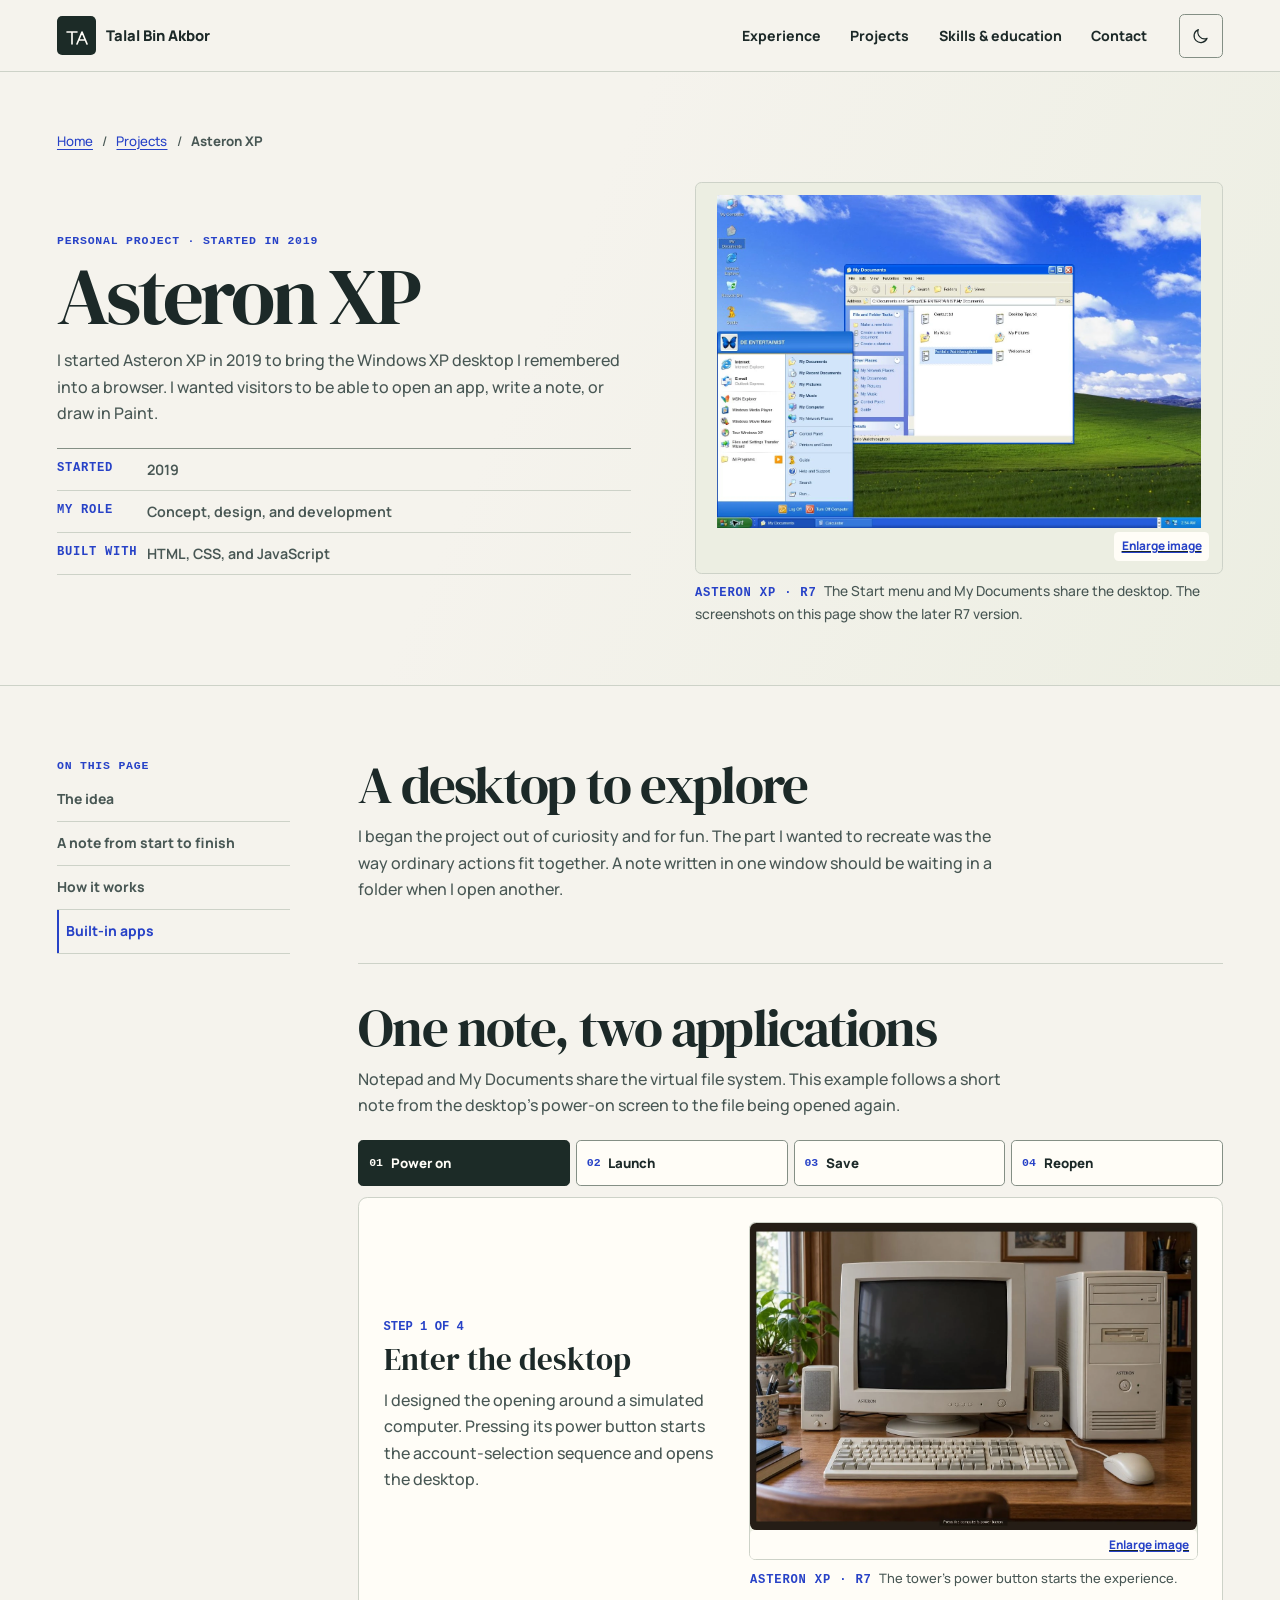
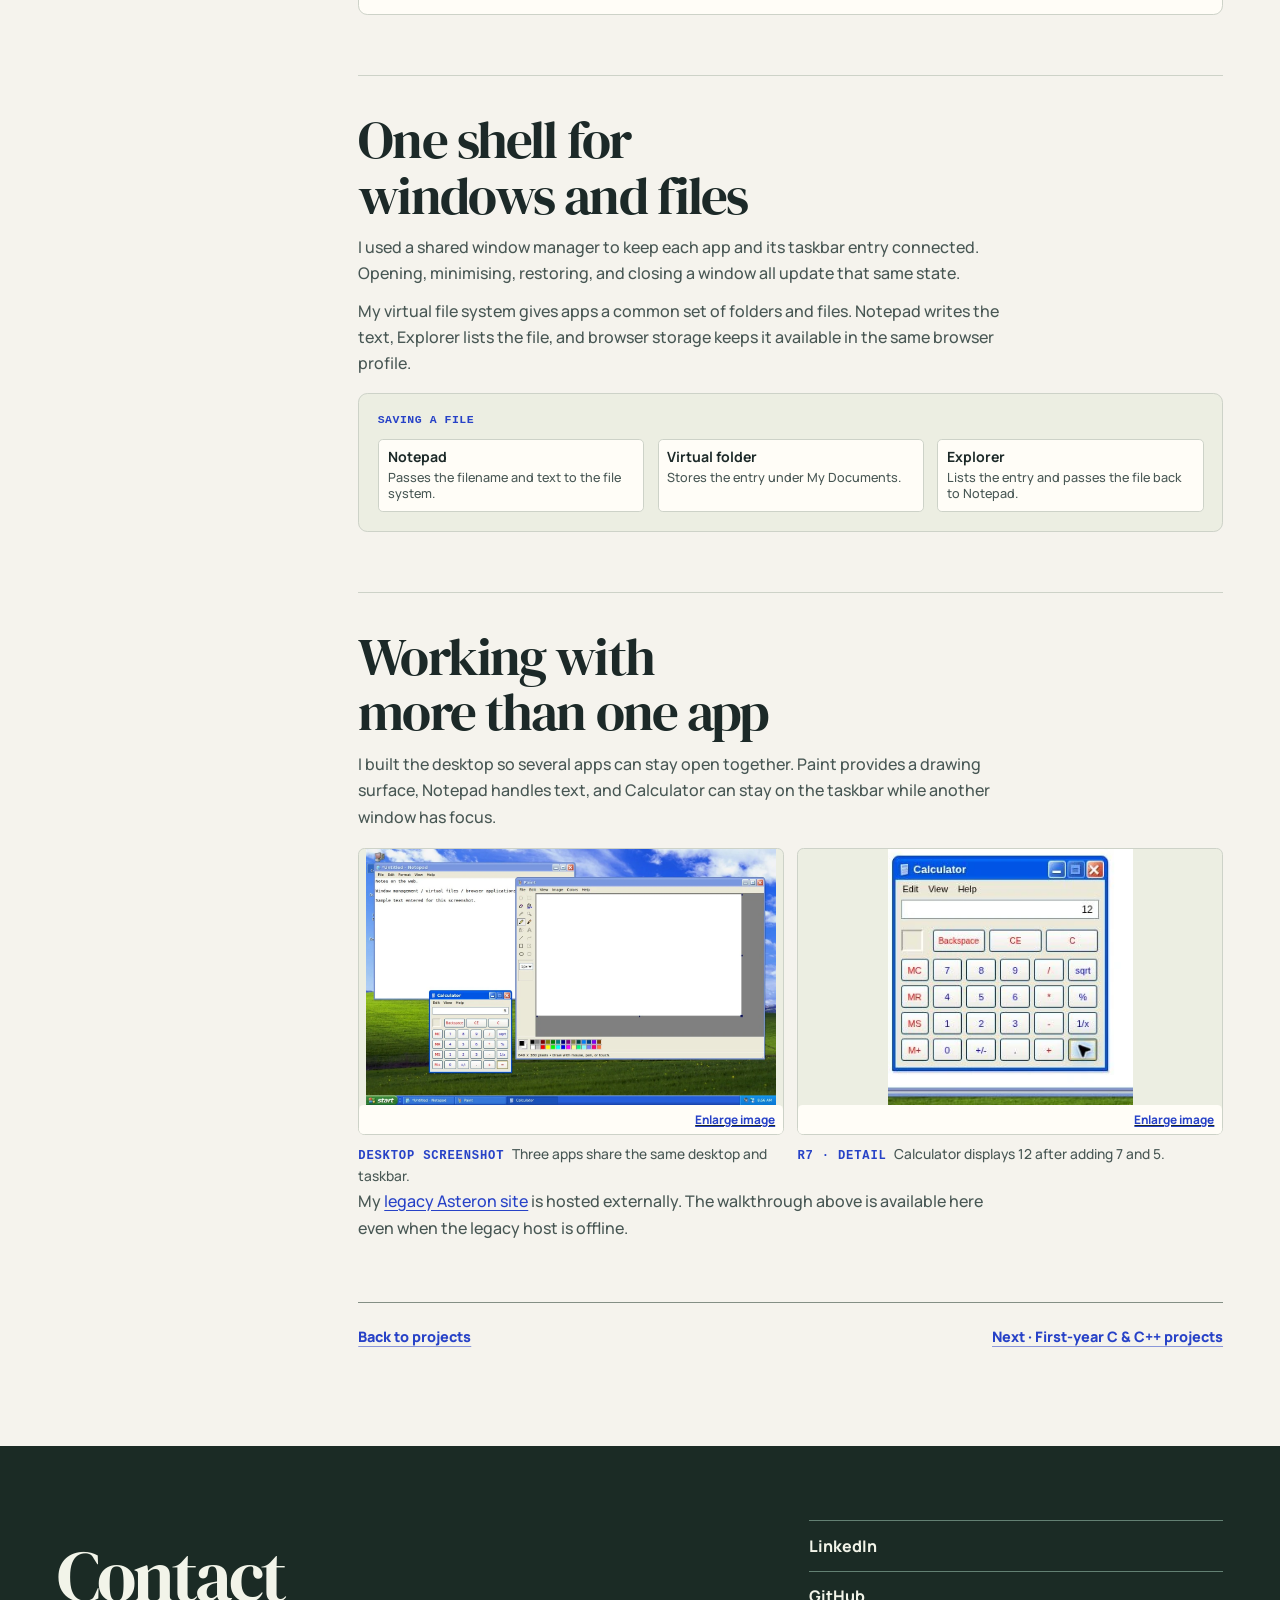
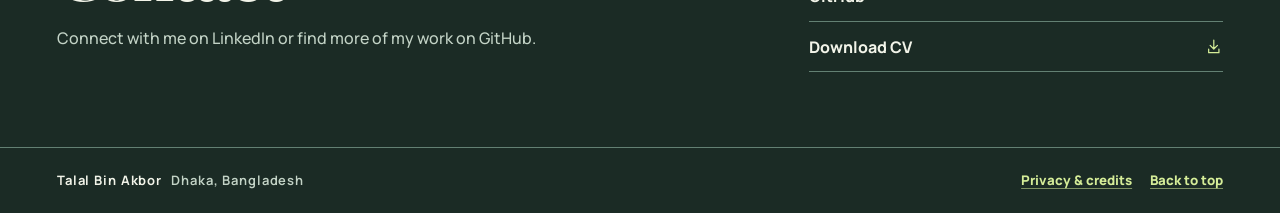
<file: projects/asteron-xp.html>
<!doctype html>
<html lang="en" id="top">
<head>
  <meta charset="utf-8">
  <meta name="viewport" content="width=device-width, initial-scale=1">
  <title>Asteron XP | Talal Bin Akbor</title>
  <meta name="description" content="I started Asteron XP in 2019 to bring the Windows XP desktop I remembered into a browser. I wanted visitors to be able to open an app, write a note, or draw in Paint.">
  <meta name="robots" content="noindex,nofollow">
  <meta name="theme-color" content="#f5f3ed">
  <meta property="og:type" content="website">
  <meta property="og:site_name" content="Talal Bin Akbor">
  <meta property="og:title" content="Asteron XP | Talal Bin Akbor">
  <meta property="og:description" content="I started Asteron XP in 2019 to bring the Windows XP desktop I remembered into a browser. I wanted visitors to be able to open an app, write a note, or draw in Paint.">
  <meta property="og:url" content="https://tbapranto.github.io/projects/asteron-xp.html">
  <meta property="og:image" content="https://tbapranto.github.io/assets/media/social-card.jpg">
  <meta property="og:image:width" content="1200">
  <meta property="og:image:height" content="630">
  <meta property="og:image:alt" content="Talal Bin Akbor · IT support and networking · Dhaka">
  <meta name="twitter:card" content="summary_large_image">
  <link rel="icon" href="../assets/favicon.svg" type="image/svg+xml">
  
  <script src="../assets/theme.js"></script>
  <link rel="stylesheet" href="../assets/style.css">
  <script src="../assets/contact-config.js" defer></script>
  <script src="../assets/site.js" defer></script>
</head>
<body data-case="asteron-xp">

<a class="skip-link" href="#main">Skip to content</a>
<header class="site-header">
  <div class="wrap header-inner">
    <a class="brand" href="../index.html" aria-label="Talal Bin Akbor home"><span class="logo"><svg class="icon " viewbox="0 0 24 24" aria-hidden="true" fill="none" stroke="currentColor" stroke-width="1.65" stroke-linecap="round" stroke-linejoin="round"><path d="M3 8h10m-5 0v12m5 0 5-12 5 12m-8-4h6"></path></svg></span><span>Talal Bin Akbor</span></a>
    <nav id="main-nav" class="main-nav" aria-label="Main navigation">
      <a class="nav-link" href="../index.html#experience">Experience</a>
      <a class="nav-link" href="../index.html#work">Projects</a>
      <a class="nav-link" href="../index.html#about">Skills &amp; education</a>
      <a class="nav-link" href="../index.html#contact">Contact</a>
    </nav>
    <div class="header-controls">
      <button class="control enhancement flex" type="button" data-theme-toggle aria-label="Dark appearance" aria-pressed="false"><svg class="icon moon" viewbox="0 0 24 24" aria-hidden="true" fill="none" stroke="currentColor" stroke-width="1.65" stroke-linecap="round" stroke-linejoin="round"><path d="M20.6 15.4A9.2 9.2 0 0 1 8.6 3.5a9.2 9.2 0 1 0 12 11.9Z"></path></svg><svg class="icon sun" viewbox="0 0 24 24" aria-hidden="true" fill="none" stroke="currentColor" stroke-width="1.65" stroke-linecap="round" stroke-linejoin="round"><circle cx="12" cy="12" r="4"></circle><path d="M12 2v2m0 16v2M2 12h2m16 0h2M5 5l1.5 1.5m11 11L19 19M5 19l1.5-1.5m11-11L19 5"></path></svg></button>
      <button class="control menu-toggle enhancement" type="button" data-menu-toggle aria-controls="main-nav" aria-expanded="false" aria-label="Menu"><svg class="icon " viewbox="0 0 24 24" aria-hidden="true" fill="none" stroke="currentColor" stroke-width="1.65" stroke-linecap="round" stroke-linejoin="round"><path d="M4 7h16M4 12h16M4 17h16"></path></svg> <span>Menu</span></button>
    </div>
  </div>
</header>
<main id="main" tabindex="-1">

<div class="case-hero">
  <div class="wrap case-hero-inner has-preview">
    <nav class="breadcrumb" aria-label="Breadcrumb"><a href="../index.html">Home</a><span aria-hidden="true">/</span><a href="../index.html#work">Projects</a><span aria-hidden="true">/</span><span aria-current="page">Asteron XP</span></nav>
    <div class="case-heading">
      <div>
        <p class="eyebrow">Personal project · Started in 2019</p>
        <h1>Asteron XP</h1>
        <p class="section-deck">I started Asteron XP in 2019 to bring the Windows XP desktop I remembered into a browser. I wanted visitors to be able to open an app, write a note, or draw in Paint.</p>
      </div>
      <dl class="case-facts"><div><dt>Started</dt><dd>2019</dd></div><div><dt>My role</dt><dd>Concept, design, and development</dd></div><div><dt>Built with</dt><dd>HTML, CSS, and JavaScript</dd></div></dl>
    </div>
  <div class="case-preview"><figure class="media-figure"><a class="media-frame" href="../assets/media/xp-explorer-start.webp" data-lightbox data-title="Start menu and My Documents" data-caption="The Start menu and My Documents share the desktop. The screenshots on this page show the later R7 version."><img src="../assets/media/xp-explorer-start.webp" width="1363" height="936" alt="Asteron XP’s Start menu is open beside the My Documents window." loading="eager" decoding="async" fetchpriority="high"><span class="media-open">Enlarge image</span></a><figcaption><span class="image-flag">Asteron XP · R7</span> The Start menu and My Documents share the desktop. The screenshots on this page show the later R7 version.</figcaption></figure></div></div>
</div>
<div class="wrap case-layout">
  <nav class="contents" aria-label="On this page">
    <p class="eyebrow">On this page</p>
    <ul><li><a href="#idea">The idea</a></li>
<li><a href="#interface">A note from start to finish</a></li>
<li><a href="#implementation">How it works</a></li>
<li><a href="#verification">Built-in apps</a></li></ul>
  </nav>
  <div class="case-story">
    <section class="story-block" id="idea"><h2>A desktop to explore</h2><p>I began the project out of curiosity and for fun. The part I wanted to recreate was the way ordinary actions fit together. A note written in one window should be waiting in a folder when I open another.</p></section>
<section class="story-block" id="interface"><h2>One note, two applications</h2><p>Notepad and My Documents share the virtual file system. This example follows a short note from the desktop’s power-on screen to the file being opened again.</p><div class="walkthrough" data-walkthrough><div class="walk-controls" data-walk-controls aria-label="Follow a note through Asteron XP" hidden><button class="walk-step" type="button" id="asteron-step-1-tab" data-walk-tab aria-controls="asteron-step-1"><span aria-hidden="true">01</span>Power on</button><button class="walk-step" type="button" id="asteron-step-2-tab" data-walk-tab aria-controls="asteron-step-2"><span aria-hidden="true">02</span>Launch</button><button class="walk-step" type="button" id="asteron-step-3-tab" data-walk-tab aria-controls="asteron-step-3"><span aria-hidden="true">03</span>Save</button><button class="walk-step" type="button" id="asteron-step-4-tab" data-walk-tab aria-controls="asteron-step-4"><span aria-hidden="true">04</span>Reopen</button></div><div class="walk-panel" id="asteron-step-1" data-walk-panel><div class="walk-copy"><p class="walk-count">Step 1 of 4</p><h3>Enter the desktop</h3><p>I designed the opening around a simulated computer. Pressing its power button starts the account-selection sequence and opens the desktop.</p></div><div class="walk-evidence"><figure class="media-figure"><a class="media-frame" href="../assets/media/xp-power.webp" data-lightbox data-title="Power-on screen" data-caption="The tower’s power button starts the experience."><img src="../assets/media/xp-power.webp" width="1363" height="936" alt="A CRT monitor, tower, keyboard, and mouse form the R7 opening scene." loading="lazy" decoding="async"><span class="media-open">Enlarge image</span></a><figcaption><span class="image-flag">Asteron XP · R7</span> The tower’s power button starts the experience.</figcaption></figure></div></div><div class="walk-panel" id="asteron-step-2" data-walk-panel><div class="walk-copy"><p class="walk-count">Step 2 of 4</p><h3>Open Notepad from Run</h3><p>The Start menu and desktop shortcuts use the same application launcher. In Run, the command <code>notepad</code> opens a text window.</p></div><div class="walk-evidence"><figure class="media-figure"><a class="media-frame" href="../assets/media/xp-run-notepad.webp" data-lightbox data-title="Run command" data-caption="The Run dialog with the Notepad command entered."><img src="../assets/media/xp-run-notepad.webp" width="413" height="229" alt="The Run dialog has notepad in the Open field." loading="lazy" decoding="async"><span class="media-open">Enlarge image</span></a><figcaption><span class="image-flag">R7 · detail</span> The Run dialog with the Notepad command entered.</figcaption></figure></div></div><div class="walk-panel" id="asteron-step-3" data-walk-panel><div class="walk-copy"><p class="walk-count">Step 3 of 4</p><h3>Save the note in My Documents</h3><p>I connected Notepad’s Save As dialog to the same folders that Explorer displays. In this example the file is named <code>Portfolio Walkthrough.txt</code>.</p></div><div class="walk-evidence"><figure class="media-figure"><a class="media-frame" href="../assets/media/xp-save-dialog.webp" data-lightbox data-title="Notepad Save As" data-caption="My Documents is selected. The highlighted default name is ready to replace."><img src="../assets/media/xp-save-dialog.webp" width="602" height="436" alt="The Save As dialog shows My Documents and the default filename highlighted." loading="lazy" decoding="async"><span class="media-open">Enlarge image</span></a><figcaption><span class="image-flag">R7 · detail</span> My Documents is selected. The highlighted default name is ready to replace.</figcaption></figure></div></div><div class="walk-panel" id="asteron-step-4" data-walk-panel><div class="walk-copy"><p class="walk-count">Step 4 of 4</p><h3>Read the saved text</h3><p>Opening the saved file from My Documents brings it back into Notepad with its filename and all three lines of text.</p></div><div class="walk-evidence"><figure class="media-figure"><a class="media-frame" href="../assets/media/xp-note-open.webp" data-lightbox data-title="Reopened text file" data-caption="The reopened note carries the name and text saved earlier."><img src="../assets/media/xp-note-open.webp" width="740" height="637" alt="Notepad shows Portfolio Walkthrough.txt in front of My Documents with the saved three-line note." loading="lazy" decoding="async"><span class="media-open">Enlarge image</span></a><figcaption><span class="image-flag">R7 · detail</span> The reopened note carries the name and text saved earlier.</figcaption></figure></div></div></div></section>
<section class="story-block" id="implementation"><h2>One shell for windows and files</h2><p>I used a shared window manager to keep each app and its taskbar entry connected. Opening, minimising, restoring, and closing a window all update that same state.</p>
<p>My virtual file system gives apps a common set of folders and files. Notepad writes the text, Explorer lists the file, and browser storage keeps it available in the same browser profile.</p><figure class="task-flow"><figcaption>Saving a file</figcaption><ol role="list"><li><strong>Notepad</strong><span>Passes the filename and text to the file system.</span></li><li><strong>Virtual folder</strong><span>Stores the entry under My Documents.</span></li><li><strong>Explorer</strong><span>Lists the entry and passes the file back to Notepad.</span></li></ol></figure></section>
<section class="story-block" id="verification"><h2>Working with more than one app</h2><p>I built the desktop so several apps can stay open together. Paint provides a drawing surface, Notepad handles text, and Calculator can stay on the taskbar while another window has focus.</p><div class="evidence-grid xp-extra"><figure class="media-figure"><a class="media-frame" href="../assets/media/xp-original-apps.webp" data-lightbox data-title="Notepad, Paint, and Calculator" data-caption="Three apps share the same desktop and taskbar."><img src="../assets/media/xp-original-apps.webp" width="1280" height="800" alt="Notepad, Paint, and Calculator are visible together in Asteron XP." loading="lazy" decoding="async"><span class="media-open">Enlarge image</span></a><figcaption><span class="image-flag">Desktop screenshot</span> Three apps share the same desktop and taskbar.</figcaption></figure><figure class="media-figure"><a class="media-frame" href="../assets/media/xp-calculator.webp" data-lightbox data-title="Calculator result" data-caption="Calculator displays 12 after adding 7 and 5."><img src="../assets/media/xp-calculator.webp" width="295" height="308" alt="The Calculator display reads 12." loading="lazy" decoding="async"><span class="media-open">Enlarge image</span></a><figcaption><span class="image-flag">R7 · detail</span> Calculator displays 12 after adding 7 and 5.</figcaption></figure></div><p>My <a href="https://ioi.epizy.com/">legacy Asteron site</a> is hosted externally. The walkthrough above is available here even when the legacy host is offline.</p></section>
<div class="case-next">
      <a class="text-link" href="../index.html#work">Back to projects</a>
      <a class="text-link" href="c-programming.html">Next · First-year C &amp; C++ projects</a>
    </div>
  </div>
</div>

<section id="contact" class="contact" aria-labelledby="contact-title">
  <div class="wrap contact-inner">
    <div>
      <h2 id="contact-title" class="section-title">Contact</h2>
      <p class="section-deck">Connect with me on LinkedIn or find more of my work on GitHub.</p>
    </div>
    <div class="contact-links">
      <a class="contact-link" href="https://www.linkedin.com/in/tbapranto/" aria-label="Connect on LinkedIn">LinkedIn</a>
      <a class="contact-link" href="https://github.com/TBAPranto" aria-label="View GitHub profile">GitHub</a>
      <a class="contact-link" href="../assets/Talal_Bin_Akbor_Public_CV.pdf" download>Download CV <span class="sr-only">(PDF)</span><svg class="icon " viewbox="0 0 24 24" aria-hidden="true" fill="none" stroke="currentColor" stroke-width="1.65" stroke-linecap="round" stroke-linejoin="round"><path d="M12 3v12m-5-5 5 5 5-5M5 15v5h14v-5"></path></svg></a>
      <a class="contact-link" data-public-email hidden>Email </a>
    </div>
  </div>
</section>
</main>

<footer class="site-footer">
  <div class="wrap footer-inner">
    <p class="meta"><strong>Talal Bin Akbor</strong><span>Dhaka, Bangladesh</span></p>
    <div class="footer-links">
      <a class="text-link" href="../privacy.html">Privacy &amp; credits</a>
      <a class="text-link" href="#top">Back to top</a>
    </div>
  </div>
</footer>

<dialog class="image-dialog" id="image-viewer" aria-labelledby="viewer-title">
  <div class="dialog-head">
    <h2 id="viewer-title">Image preview</h2>
    <button class="dialog-close" type="button" data-close-dialog aria-label="Close image preview"><svg class="icon " viewbox="0 0 24 24" aria-hidden="true" fill="none" stroke="currentColor" stroke-width="1.65" stroke-linecap="round" stroke-linejoin="round"><path d="m6 6 12 12M18 6 6 18"></path></svg></button>
  </div>
  <figure><img alt=""><figcaption></figcaption></figure>
</dialog>
</body>
</html>
</file>
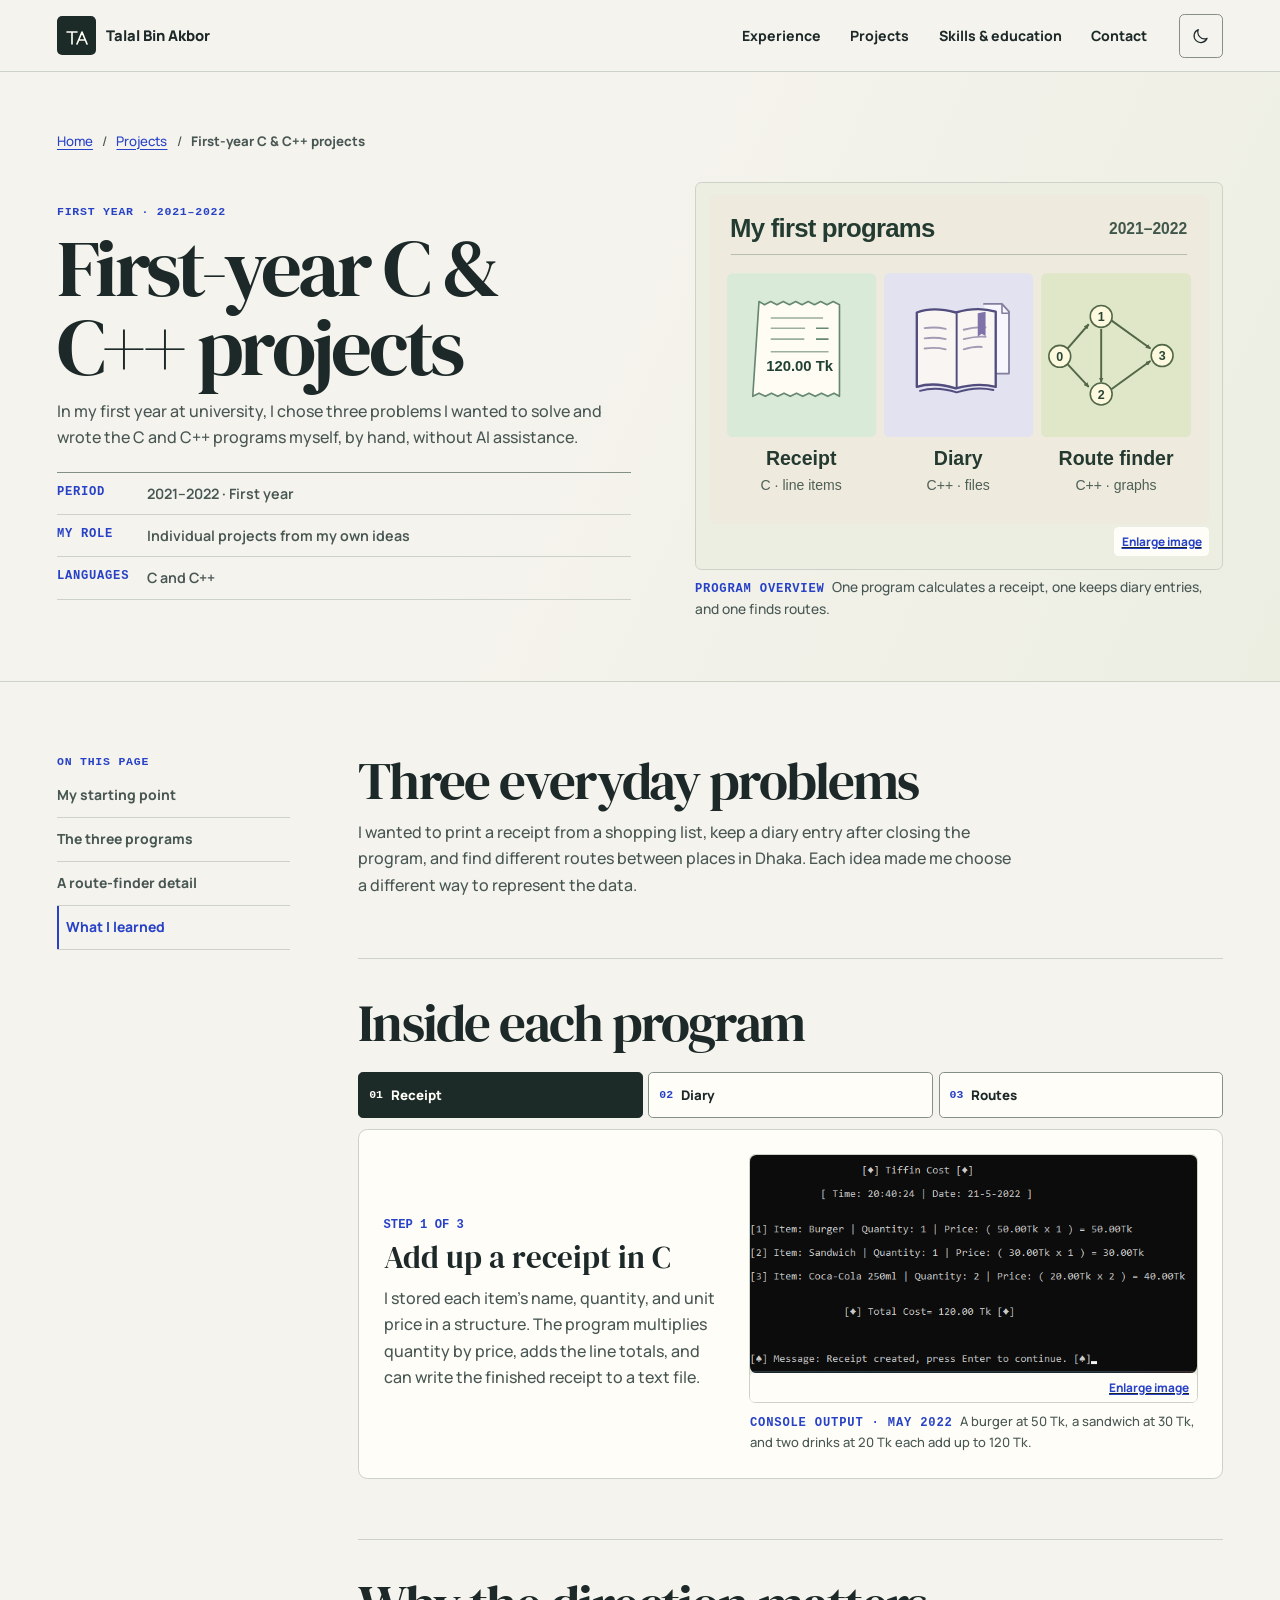
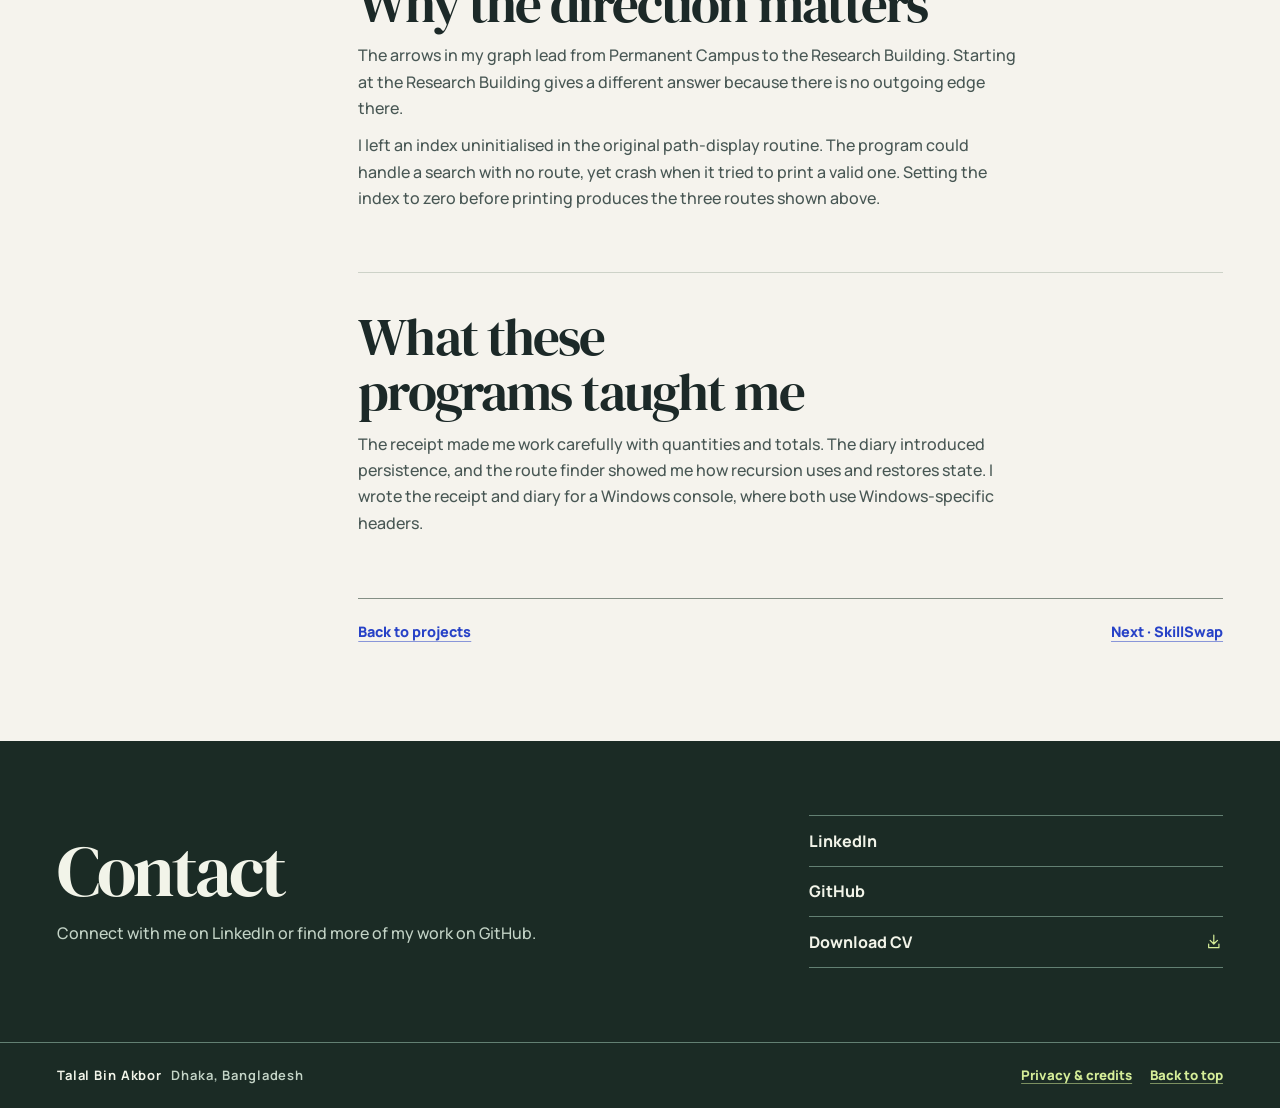
<file: projects/c-programming.html>
<!doctype html>
<html lang="en" id="top">
<head>
  <meta charset="utf-8">
  <meta name="viewport" content="width=device-width, initial-scale=1">
  <title>First-year C &amp; C++ projects | Talal Bin Akbor</title>
  <meta name="description" content="In my first year at university, I chose three problems I wanted to solve and wrote the C and C++ programs myself, by hand, without AI assistance.">
  <meta name="robots" content="noindex,nofollow">
  <meta name="theme-color" content="#f5f3ed">
  <meta property="og:type" content="website">
  <meta property="og:site_name" content="Talal Bin Akbor">
  <meta property="og:title" content="First-year C &amp; C++ projects | Talal Bin Akbor">
  <meta property="og:description" content="In my first year at university, I chose three problems I wanted to solve and wrote the C and C++ programs myself, by hand, without AI assistance.">
  <meta property="og:url" content="https://tbapranto.github.io/projects/c-programming.html">
  <meta property="og:image" content="https://tbapranto.github.io/assets/media/social-card.jpg">
  <meta property="og:image:width" content="1200">
  <meta property="og:image:height" content="630">
  <meta property="og:image:alt" content="Talal Bin Akbor · IT support and networking · Dhaka">
  <meta name="twitter:card" content="summary_large_image">
  <link rel="icon" href="../assets/favicon.svg" type="image/svg+xml">
  
  <script src="../assets/theme.js"></script>
  <link rel="stylesheet" href="../assets/style.css">
  <script src="../assets/contact-config.js" defer></script>
  <script src="../assets/site.js" defer></script>
</head>
<body data-case="c-programming">

<a class="skip-link" href="#main">Skip to content</a>
<header class="site-header">
  <div class="wrap header-inner">
    <a class="brand" href="../index.html" aria-label="Talal Bin Akbor home"><span class="logo"><svg class="icon " viewbox="0 0 24 24" aria-hidden="true" fill="none" stroke="currentColor" stroke-width="1.65" stroke-linecap="round" stroke-linejoin="round"><path d="M3 8h10m-5 0v12m5 0 5-12 5 12m-8-4h6"></path></svg></span><span>Talal Bin Akbor</span></a>
    <nav id="main-nav" class="main-nav" aria-label="Main navigation">
      <a class="nav-link" href="../index.html#experience">Experience</a>
      <a class="nav-link" href="../index.html#work">Projects</a>
      <a class="nav-link" href="../index.html#about">Skills &amp; education</a>
      <a class="nav-link" href="../index.html#contact">Contact</a>
    </nav>
    <div class="header-controls">
      <button class="control enhancement flex" type="button" data-theme-toggle aria-label="Dark appearance" aria-pressed="false"><svg class="icon moon" viewbox="0 0 24 24" aria-hidden="true" fill="none" stroke="currentColor" stroke-width="1.65" stroke-linecap="round" stroke-linejoin="round"><path d="M20.6 15.4A9.2 9.2 0 0 1 8.6 3.5a9.2 9.2 0 1 0 12 11.9Z"></path></svg><svg class="icon sun" viewbox="0 0 24 24" aria-hidden="true" fill="none" stroke="currentColor" stroke-width="1.65" stroke-linecap="round" stroke-linejoin="round"><circle cx="12" cy="12" r="4"></circle><path d="M12 2v2m0 16v2M2 12h2m16 0h2M5 5l1.5 1.5m11 11L19 19M5 19l1.5-1.5m11-11L19 5"></path></svg></button>
      <button class="control menu-toggle enhancement" type="button" data-menu-toggle aria-controls="main-nav" aria-expanded="false" aria-label="Menu"><svg class="icon " viewbox="0 0 24 24" aria-hidden="true" fill="none" stroke="currentColor" stroke-width="1.65" stroke-linecap="round" stroke-linejoin="round"><path d="M4 7h16M4 12h16M4 17h16"></path></svg> <span>Menu</span></button>
    </div>
  </div>
</header>
<main id="main" tabindex="-1">

<div class="case-hero">
  <div class="wrap case-hero-inner has-preview">
    <nav class="breadcrumb" aria-label="Breadcrumb"><a href="../index.html">Home</a><span aria-hidden="true">/</span><a href="../index.html#work">Projects</a><span aria-hidden="true">/</span><span aria-current="page">First-year C &amp; C++ projects</span></nav>
    <div class="case-heading">
      <div>
        <p class="eyebrow">First year · 2021–2022</p>
        <h1>First-year C &amp; C++ projects</h1>
        <p class="section-deck">In my first year at university, I chose three problems I wanted to solve and wrote the C and C++ programs myself, by hand, without AI assistance.</p>
      </div>
      <dl class="case-facts"><div><dt>Period</dt><dd>2021–2022 · First year</dd></div><div><dt>My role</dt><dd>Individual projects from my own ideas</dd></div><div><dt>Languages</dt><dd>C and C++</dd></div></dl>
    </div>
  <div class="case-preview"><figure class="media-figure"><a class="media-frame" href="../assets/media/c-foundations.svg" data-lightbox data-title="My three first-year programs" data-caption="One program calculates a receipt, one keeps diary entries, and one finds routes."><img src="../assets/media/c-foundations.svg" width="640" height="420" alt="Illustrations of a receipt total, a file-backed diary, and a directed route graph." loading="eager" decoding="async" fetchpriority="high"><span class="media-open">Enlarge image</span></a><figcaption><span class="image-flag">Program overview</span> One program calculates a receipt, one keeps diary entries, and one finds routes.</figcaption></figure></div></div>
</div>

<div class="wrap case-layout">
  <nav class="contents" aria-label="On this page">
    <p class="eyebrow">On this page</p>
    <ul><li><a href="#collection">My starting point</a></li>
<li><a href="#programs">The three programs</a></li>
<li><a href="#review">A route-finder detail</a></li>
<li><a href="#learning">What I learned</a></li></ul>
  </nav>
  <div class="case-story">
    <section class="story-block" id="collection"><h2>Three everyday problems</h2><p>I wanted to print a receipt from a shopping list, keep a diary entry after closing the program, and find different routes between places in Dhaka. Each idea made me choose a different way to represent the data.</p></section>
<section class="story-block" id="programs"><h2>Inside each program</h2><div class="walkthrough" data-walkthrough><div class="walk-controls" data-walk-controls aria-label="Explore the three first-year programs" hidden><button class="walk-step" type="button" id="c-programs-step-1-tab" data-walk-tab aria-controls="c-programs-step-1"><span aria-hidden="true">01</span>Receipt</button><button class="walk-step" type="button" id="c-programs-step-2-tab" data-walk-tab aria-controls="c-programs-step-2"><span aria-hidden="true">02</span>Diary</button><button class="walk-step" type="button" id="c-programs-step-3-tab" data-walk-tab aria-controls="c-programs-step-3"><span aria-hidden="true">03</span>Routes</button></div><div class="walk-panel" id="c-programs-step-1" data-walk-panel><div class="walk-copy"><p class="walk-count">Step 1 of 3</p><h3>Add up a receipt in C</h3><p>I stored each item’s name, quantity, and unit price in a structure. The program multiplies quantity by price, adds the line totals, and can write the finished receipt to a text file.</p></div><div class="walk-evidence"><figure class="media-figure"><a class="media-frame" href="../assets/media/c-receipt-2022.webp" data-lightbox data-title="My May 2022 receipt output" data-caption="A burger at 50 Tk, a sandwich at 30 Tk, and two drinks at 20 Tk each add up to 120 Tk."><img src="../assets/media/c-receipt-2022.webp" width="608" height="296" alt="Console receipt dated 21 May 2022 with three items totalling 120.00 Tk." loading="lazy" decoding="async"><span class="media-open">Enlarge image</span></a><figcaption><span class="image-flag">Console output · May 2022</span> A burger at 50 Tk, a sandwich at 30 Tk, and two drinks at 20 Tk each add up to 120 Tk.</figcaption></figure></div></div><div class="walk-panel" id="c-programs-step-2" data-walk-panel><div class="walk-copy"><p class="walk-count">Step 2 of 3</p><h3>Keep a dated diary in C++</h3><p>I used file streams so an entry would still be there the next time the program opened. The menu lets me write, retrieve, or edit the title, date, and text.</p></div><div class="walk-evidence"><figure class="task-flow"><figcaption>Diary entry</figcaption><ol role="list"><li><strong>Write</strong><span>Enter a title, date, and note.</span></li><li><strong>Save</strong><span>Write the entry to its file.</span></li><li><strong>Retrieve or edit</strong><span>Read the saved entry back.</span></li></ol></figure></div></div><div class="walk-panel" id="c-programs-step-3" data-walk-panel><div class="walk-copy"><p class="walk-count">Step 3 of 3</p><h3>Find paths through a directed graph</h3><p>I represented six places as vertices and the available connections as one-way edges. My recursive search marks the vertices on the current path, then backtracks to look for another route.</p><figure class="code-example"><figcaption>Three valid routes from 0 to 5</figcaption><pre><code>0 → 1 → 2 → 3 → 4 → 5
0 → 1 → 3 → 4 → 5
0 → 2 → 3 → 4 → 5</code></pre></figure></div><div class="walk-evidence"><figure class="media-figure"><a class="media-frame" href="../assets/media/route-example.svg" data-lightbox data-title="Route graph" data-caption="Vertex 0 is Permanent Campus. Vertex 5 is the Research Building."><img src="../assets/media/route-example.svg" width="540" height="299" alt="The directed edges are 0 to 1, 0 to 2, 1 to 2, 1 to 3, 2 to 3, 3 to 4, and 4 to 5." loading="lazy" decoding="async"><span class="media-open">Enlarge image</span></a><figcaption><span class="image-flag">Graph from my program</span> Vertex 0 is Permanent Campus. Vertex 5 is the Research Building.</figcaption></figure></div></div></div></section>
<section class="story-block" id="review"><h2>Why the direction matters</h2><p>The arrows in my graph lead from Permanent Campus to the Research Building. Starting at the Research Building gives a different answer because there is no outgoing edge there.</p>
<p>I left an index uninitialised in the original path-display routine. The program could handle a search with no route, yet crash when it tried to print a valid one. Setting the index to zero before printing produces the three routes shown above.</p></section>
<section class="story-block" id="learning"><h2>What these programs taught me</h2><p>The receipt made me work carefully with quantities and totals. The diary introduced persistence, and the route finder showed me how recursion uses and restores state. I wrote the receipt and diary for a Windows console, where both use Windows-specific headers.</p></section>
<div class="case-next">
      <a class="text-link" href="../index.html#work">Back to projects</a>
      <a class="text-link" href="skillswap.html">Next · SkillSwap</a>
    </div>
  </div>
</div>

<section id="contact" class="contact" aria-labelledby="contact-title">
  <div class="wrap contact-inner">
    <div>
      <h2 id="contact-title" class="section-title">Contact</h2>
      <p class="section-deck">Connect with me on LinkedIn or find more of my work on GitHub.</p>
    </div>
    <div class="contact-links">
      <a class="contact-link" href="https://www.linkedin.com/in/tbapranto/" aria-label="Connect on LinkedIn">LinkedIn</a>
      <a class="contact-link" href="https://github.com/TBAPranto" aria-label="View GitHub profile">GitHub</a>
      <a class="contact-link" href="../assets/Talal_Bin_Akbor_Public_CV.pdf" download>Download CV <span class="sr-only">(PDF)</span><svg class="icon " viewbox="0 0 24 24" aria-hidden="true" fill="none" stroke="currentColor" stroke-width="1.65" stroke-linecap="round" stroke-linejoin="round"><path d="M12 3v12m-5-5 5 5 5-5M5 15v5h14v-5"></path></svg></a>
      <a class="contact-link" data-public-email hidden>Email </a>
    </div>
  </div>
</section>
</main>

<footer class="site-footer">
  <div class="wrap footer-inner">
    <p class="meta"><strong>Talal Bin Akbor</strong><span>Dhaka, Bangladesh</span></p>
    <div class="footer-links">
      <a class="text-link" href="../privacy.html">Privacy &amp; credits</a>
      <a class="text-link" href="#top">Back to top</a>
    </div>
  </div>
</footer>

<dialog class="image-dialog" id="image-viewer" aria-labelledby="viewer-title">
  <div class="dialog-head">
    <h2 id="viewer-title">Image preview</h2>
    <button class="dialog-close" type="button" data-close-dialog aria-label="Close image preview"><svg class="icon " viewbox="0 0 24 24" aria-hidden="true" fill="none" stroke="currentColor" stroke-width="1.65" stroke-linecap="round" stroke-linejoin="round"><path d="m6 6 12 12M18 6 6 18"></path></svg></button>
  </div>
  <figure><img alt=""><figcaption></figcaption></figure>
</dialog>
</body>
</html>
</file>
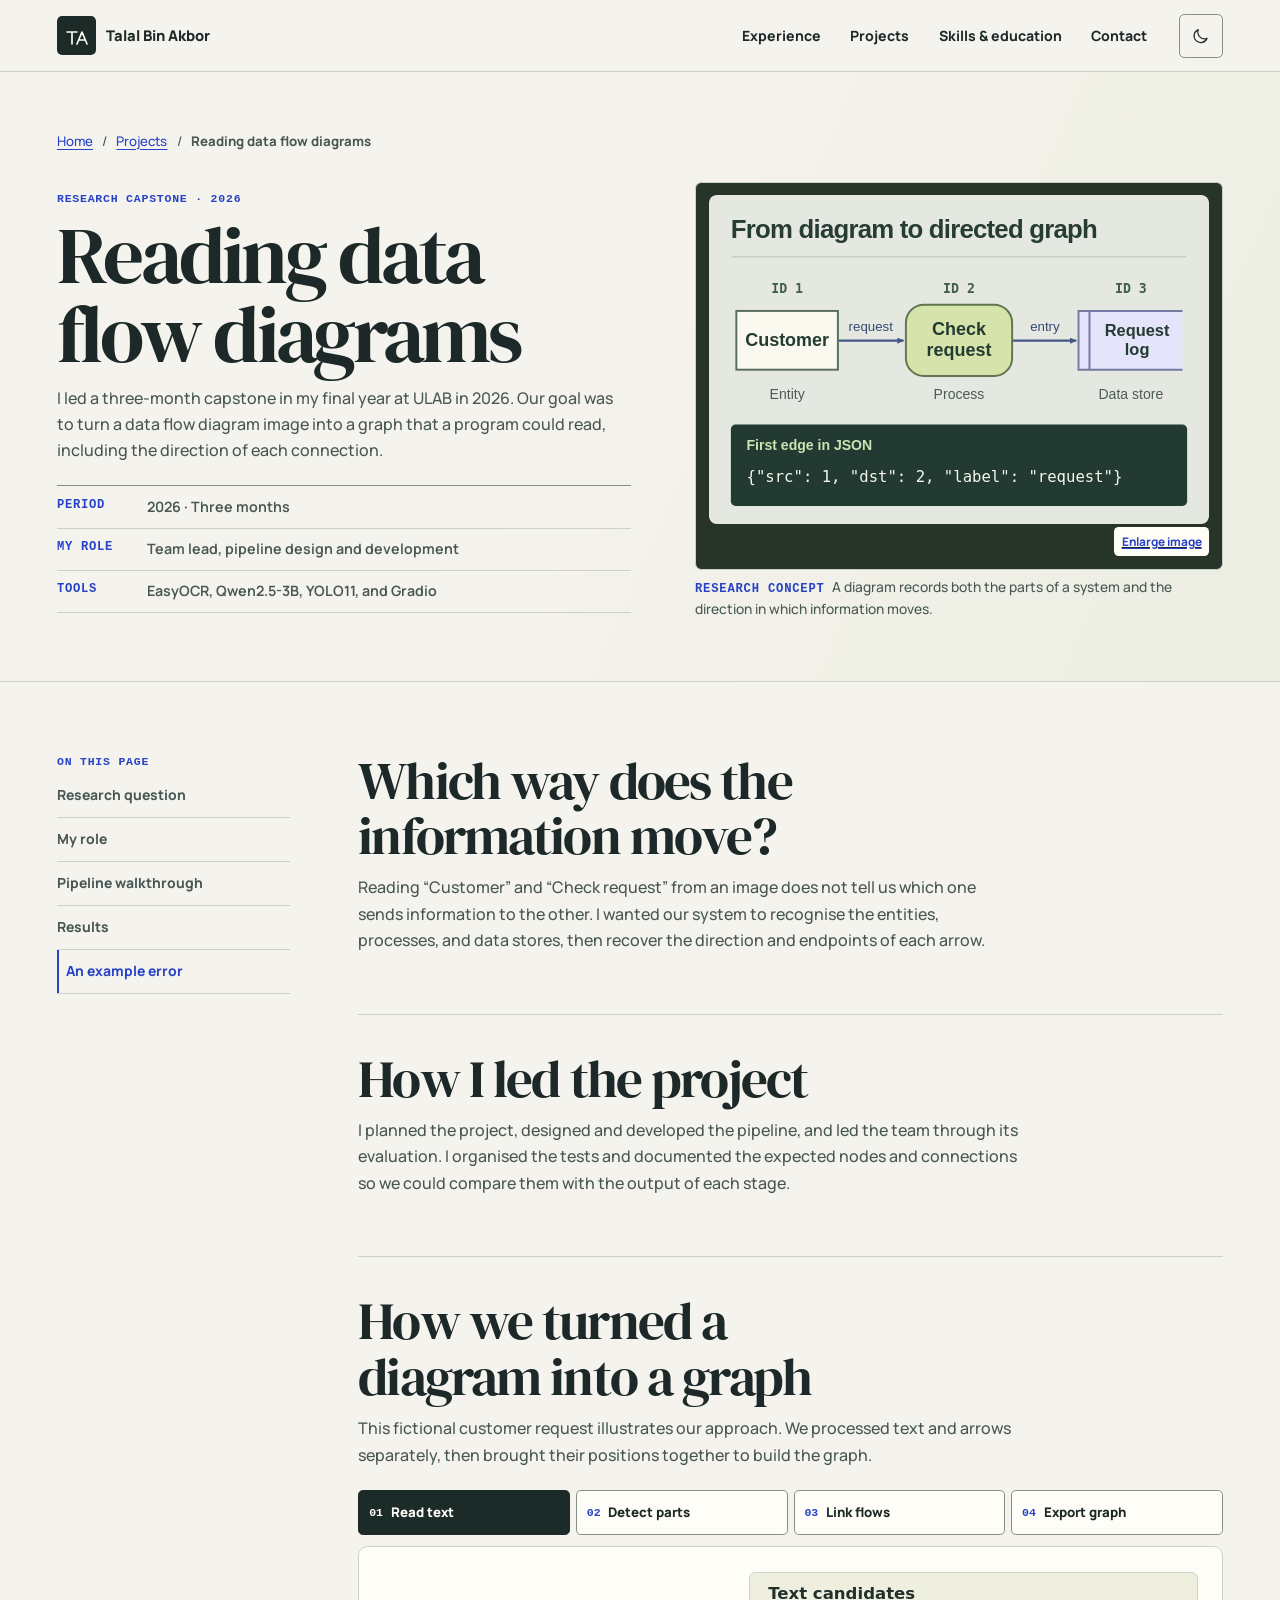
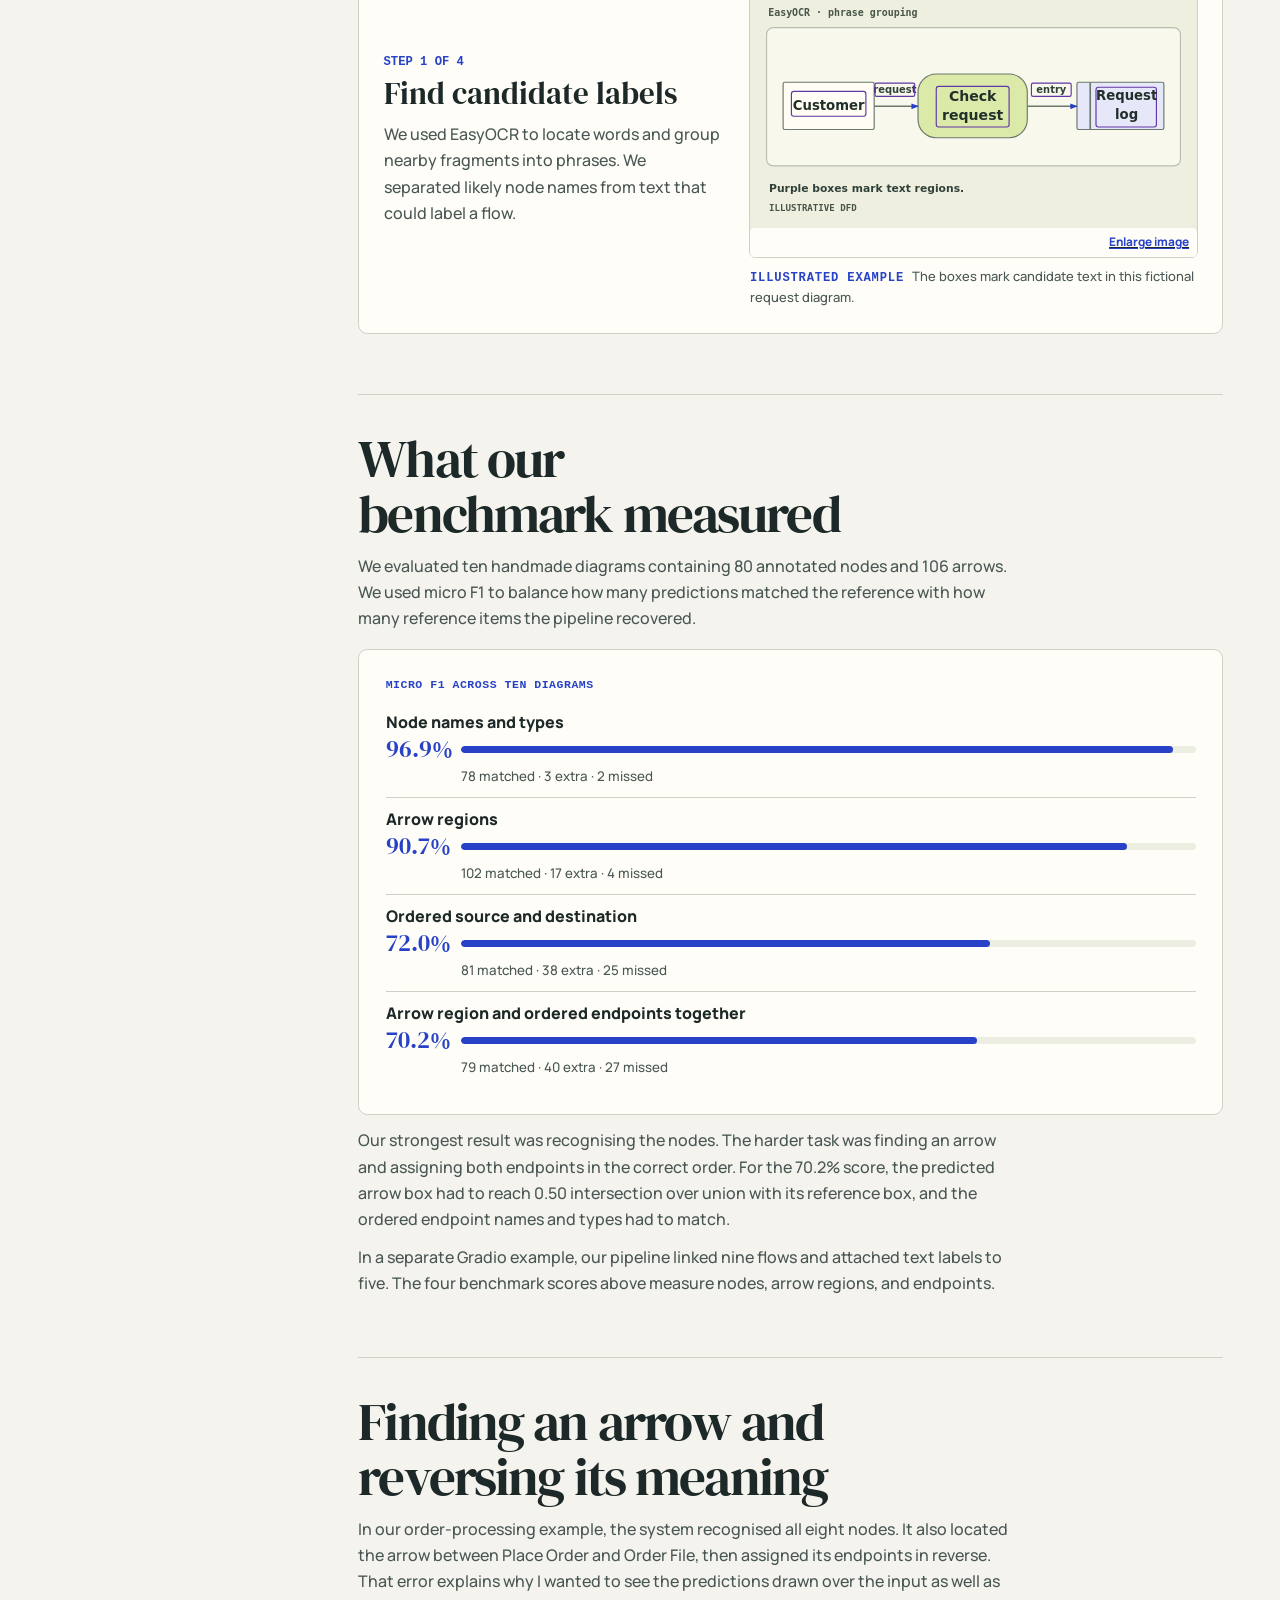
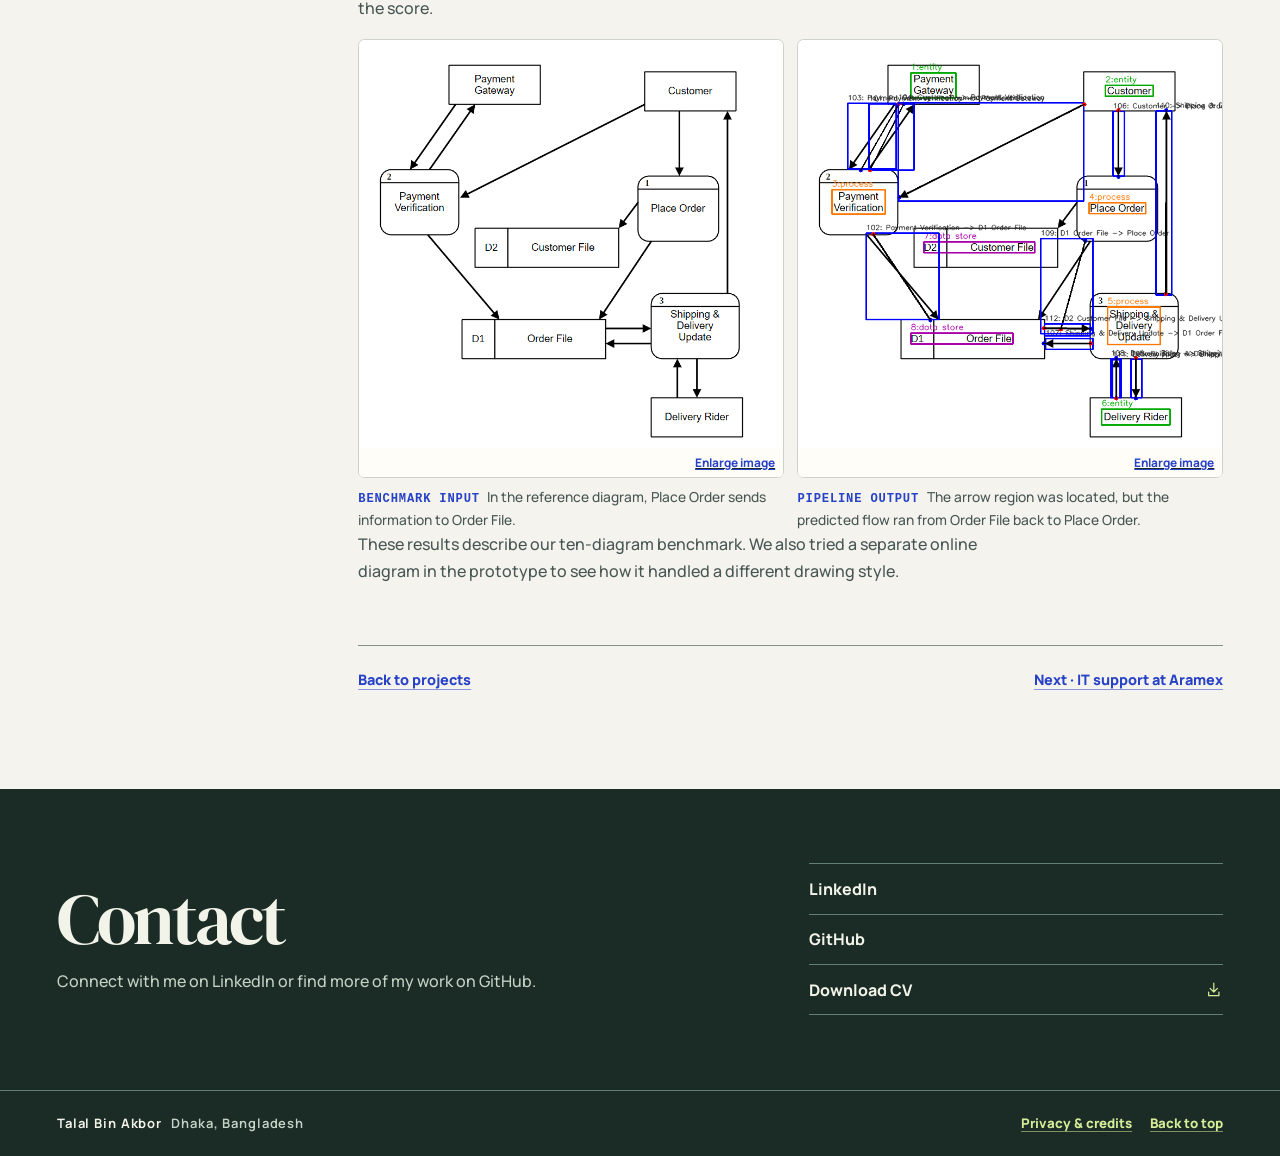
<file: projects/dfd-research.html>
<!doctype html>
<html lang="en" id="top">
<head>
  <meta charset="utf-8">
  <meta name="viewport" content="width=device-width, initial-scale=1">
  <title>Reading data flow diagrams | Talal Bin Akbor</title>
  <meta name="description" content="I led a three-month capstone in my final year at ULAB in 2026. Our goal was to turn a data flow diagram image into a graph that a program could read, including the direction of each connection.">
  <meta name="robots" content="noindex,nofollow">
  <meta name="theme-color" content="#f5f3ed">
  <meta property="og:type" content="website">
  <meta property="og:site_name" content="Talal Bin Akbor">
  <meta property="og:title" content="Reading data flow diagrams | Talal Bin Akbor">
  <meta property="og:description" content="I led a three-month capstone in my final year at ULAB in 2026. Our goal was to turn a data flow diagram image into a graph that a program could read, including the direction of each connection.">
  <meta property="og:url" content="https://tbapranto.github.io/projects/dfd-research.html">
  <meta property="og:image" content="https://tbapranto.github.io/assets/media/social-card.jpg">
  <meta property="og:image:width" content="1200">
  <meta property="og:image:height" content="630">
  <meta property="og:image:alt" content="Talal Bin Akbor · IT support and networking · Dhaka">
  <meta name="twitter:card" content="summary_large_image">
  <link rel="icon" href="../assets/favicon.svg" type="image/svg+xml">
  
  <script src="../assets/theme.js"></script>
  <link rel="stylesheet" href="../assets/style.css">
  <script src="../assets/contact-config.js" defer></script>
  <script src="../assets/site.js" defer></script>
</head>
<body data-case="dfd-research">

<a class="skip-link" href="#main">Skip to content</a>
<header class="site-header">
  <div class="wrap header-inner">
    <a class="brand" href="../index.html" aria-label="Talal Bin Akbor home"><span class="logo"><svg class="icon " viewbox="0 0 24 24" aria-hidden="true" fill="none" stroke="currentColor" stroke-width="1.65" stroke-linecap="round" stroke-linejoin="round"><path d="M3 8h10m-5 0v12m5 0 5-12 5 12m-8-4h6"></path></svg></span><span>Talal Bin Akbor</span></a>
    <nav id="main-nav" class="main-nav" aria-label="Main navigation">
      <a class="nav-link" href="../index.html#experience">Experience</a>
      <a class="nav-link" href="../index.html#work">Projects</a>
      <a class="nav-link" href="../index.html#about">Skills &amp; education</a>
      <a class="nav-link" href="../index.html#contact">Contact</a>
    </nav>
    <div class="header-controls">
      <button class="control enhancement flex" type="button" data-theme-toggle aria-label="Dark appearance" aria-pressed="false"><svg class="icon moon" viewbox="0 0 24 24" aria-hidden="true" fill="none" stroke="currentColor" stroke-width="1.65" stroke-linecap="round" stroke-linejoin="round"><path d="M20.6 15.4A9.2 9.2 0 0 1 8.6 3.5a9.2 9.2 0 1 0 12 11.9Z"></path></svg><svg class="icon sun" viewbox="0 0 24 24" aria-hidden="true" fill="none" stroke="currentColor" stroke-width="1.65" stroke-linecap="round" stroke-linejoin="round"><circle cx="12" cy="12" r="4"></circle><path d="M12 2v2m0 16v2M2 12h2m16 0h2M5 5l1.5 1.5m11 11L19 19M5 19l1.5-1.5m11-11L19 5"></path></svg></button>
      <button class="control menu-toggle enhancement" type="button" data-menu-toggle aria-controls="main-nav" aria-expanded="false" aria-label="Menu"><svg class="icon " viewbox="0 0 24 24" aria-hidden="true" fill="none" stroke="currentColor" stroke-width="1.65" stroke-linecap="round" stroke-linejoin="round"><path d="M4 7h16M4 12h16M4 17h16"></path></svg> <span>Menu</span></button>
    </div>
  </div>
</header>
<main id="main" tabindex="-1">

<div class="case-hero">
  <div class="wrap case-hero-inner has-preview">
    <nav class="breadcrumb" aria-label="Breadcrumb"><a href="../index.html">Home</a><span aria-hidden="true">/</span><a href="../index.html#work">Projects</a><span aria-hidden="true">/</span><span aria-current="page">Reading data flow diagrams</span></nav>
    <div class="case-heading">
      <div>
        <p class="eyebrow">Research capstone · 2026</p>
        <h1>Reading data flow diagrams</h1>
        <p class="section-deck">I led a three-month capstone in my final year at ULAB in 2026. Our goal was to turn a data flow diagram image into a graph that a program could read, including the direction of each connection.</p>
      </div>
      <dl class="case-facts"><div><dt>Period</dt><dd>2026 · Three months</dd></div><div><dt>My role</dt><dd>Team lead, pipeline design and development</dd></div><div><dt>Tools</dt><dd>EasyOCR, Qwen2.5-3B, YOLO11, and Gradio</dd></div></dl>
    </div>
  <div class="case-preview"><figure class="media-figure"><a class="media-frame" href="../assets/media/dfd-overview.svg" data-lightbox data-title="From a diagram to a graph" data-caption="A diagram records both the parts of a system and the direction in which information moves."><img src="../assets/media/dfd-overview.svg" width="640" height="420" alt="An illustrative Customer, Check request, and Request log diagram beside an example graph edge." loading="eager" decoding="async" fetchpriority="high"><span class="media-open">Enlarge image</span></a><figcaption><span class="image-flag">Research concept</span> A diagram records both the parts of a system and the direction in which information moves.</figcaption></figure></div></div>
</div>
<div class="wrap case-layout">
  <nav class="contents" aria-label="On this page">
    <p class="eyebrow">On this page</p>
    <ul><li><a href="#problem">Research question</a></li>
<li><a href="#role">My role</a></li>
<li><a href="#pipeline">Pipeline walkthrough</a></li>
<li><a href="#evaluation">Results</a></li>
<li><a href="#limits">An example error</a></li></ul>
  </nav>
  <div class="case-story">
    <section class="story-block" id="problem"><h2>Which way does the information move?</h2><p>Reading “Customer” and “Check request” from an image does not tell us which one sends information to the other. I wanted our system to recognise the entities, processes, and data stores, then recover the direction and endpoints of each arrow.</p></section>
<section class="story-block" id="role"><h2>How I led the project</h2><p>I planned the project, designed and developed the pipeline, and led the team through its evaluation. I organised the tests and documented the expected nodes and connections so we could compare them with the output of each stage.</p></section>
<section class="story-block" id="pipeline"><h2>How we turned a diagram into a graph</h2><p>This fictional customer request illustrates our approach. We processed text and arrows separately, then brought their positions together to build the graph.</p><div class="walkthrough" data-walkthrough><div class="walk-controls" data-walk-controls aria-label="Explore the data flow diagram pipeline" hidden><button class="walk-step" type="button" id="stage-read-tab" data-walk-tab aria-controls="stage-read"><span aria-hidden="true">01</span>Read text</button><button class="walk-step" type="button" id="stage-detect-tab" data-walk-tab aria-controls="stage-detect"><span aria-hidden="true">02</span>Detect parts</button><button class="walk-step" type="button" id="stage-link-tab" data-walk-tab aria-controls="stage-link"><span aria-hidden="true">03</span>Link flows</button><button class="walk-step" type="button" id="stage-export-tab" data-walk-tab aria-controls="stage-export"><span aria-hidden="true">04</span>Export graph</button></div><div class="walk-panel" id="stage-read" data-walk-panel><div class="walk-copy"><p class="walk-count">Step 1 of 4</p><h3>Find candidate labels</h3><p>We used EasyOCR to locate words and group nearby fragments into phrases. We separated likely node names from text that could label a flow.</p></div><div class="walk-evidence"><figure class="media-figure"><a class="media-frame" href="../assets/media/dfd-step-1.svg" data-lightbox data-title="Finding text" data-caption="The boxes mark candidate text in this fictional request diagram."><img src="../assets/media/dfd-step-1.svg" width="540" height="308" alt="Text boxes mark the words inside three nodes and the labels above two arrows." loading="lazy" decoding="async"><span class="media-open">Enlarge image</span></a><figcaption><span class="image-flag">Illustrated example</span> The boxes mark candidate text in this fictional request diagram.</figcaption></figure></div></div><div class="walk-panel" id="stage-detect" data-walk-panel><div class="walk-copy"><p class="walk-count">Step 2 of 4</p><h3>Identify nodes and arrow regions</h3><p>We used a fine-tuned Qwen2.5-3B classifier for node types and a fine-tuned YOLO11 detector for arrow regions. Each model handled a different part of the image.</p></div><div class="walk-evidence"><figure class="media-figure"><a class="media-frame" href="../assets/media/dfd-step-2.svg" data-lightbox data-title="Identifying parts" data-caption="The node types and the arrow regions come from separate stages."><img src="../assets/media/dfd-step-2.svg" width="540" height="308" alt="Three node types are marked in blue and two arrow regions are boxed in brown." loading="lazy" decoding="async"><span class="media-open">Enlarge image</span></a><figcaption><span class="image-flag">Illustrated example</span> The node types and the arrow regions come from separate stages.</figcaption></figure></div></div><div class="walk-panel" id="stage-link" data-walk-panel><div class="walk-copy"><p class="walk-count">Step 3 of 4</p><h3>Find the source and destination</h3><p>We estimated the head and tail of each arrow from its geometry, with a colour-aware fallback. We used their positions to choose the endpoint nodes. The interactive version can also attach nearby flow-label text.</p></div><div class="walk-evidence"><figure class="media-figure"><a class="media-frame" href="../assets/media/dfd-step-3.svg" data-lightbox data-title="Linking an arrow" data-caption="On the first flow, the tail is beside Customer and the head is beside Check request."><img src="../assets/media/dfd-step-3.svg" width="540" height="308" alt="Tails and arrowheads are marked on the flows from Customer through Check request to Request log." loading="lazy" decoding="async"><span class="media-open">Enlarge image</span></a><figcaption><span class="image-flag">Illustrated example</span> On the first flow, the tail is beside Customer and the head is beside Check request.</figcaption></figure></div></div><div class="walk-panel" id="stage-export" data-walk-panel><div class="walk-copy"><p class="walk-count">Step 4 of 4</p><h3>Represent the connection in JSON</h3><p>We gave the nodes IDs so each edge could refer to its source and destination. In Gradio, the final graph and intermediate views make it possible to trace how a connection was assembled.</p><figure class="code-example"><figcaption>Illustrative edge excerpt</figcaption><pre><code>{
  "src": 1,
  "dst": 2,
  "label": "request"
}</code></pre></figure></div><div class="walk-evidence"><figure class="media-figure"><a class="media-frame" href="../assets/media/dfd-step-4.svg" data-lightbox data-title="Writing an edge" data-caption="The example edge connects node 1 to node 2 and carries the label “request”."><img src="../assets/media/dfd-step-4.svg" width="540" height="308" alt="The first edge refers to Customer as source ID 1 and Check request as destination ID 2." loading="lazy" decoding="async"><span class="media-open">Enlarge image</span></a><figcaption><span class="image-flag">Illustrated example</span> The example edge connects node 1 to node 2 and carries the label “request”.</figcaption></figure></div></div></div></section>
<section class="story-block" id="evaluation"><h2>What our benchmark measured</h2><p>We evaluated ten handmade diagrams containing 80 annotated nodes and 106 arrows. We used micro F1 to balance how many predictions matched the reference with how many reference items the pipeline recovered.</p><figure class="benchmark"><figcaption>Micro F1 across ten diagrams</figcaption><dl><div><dt>Node names and types</dt><dd><strong>96.9%</strong><span class="benchmark-track" aria-hidden="true"><span style="width:96.9%"></span></span><small>78 matched · 3 extra · 2 missed</small></dd></div><div><dt>Arrow regions</dt><dd><strong>90.7%</strong><span class="benchmark-track" aria-hidden="true"><span style="width:90.7%"></span></span><small>102 matched · 17 extra · 4 missed</small></dd></div><div><dt>Ordered source and destination</dt><dd><strong>72.0%</strong><span class="benchmark-track" aria-hidden="true"><span style="width:72.0%"></span></span><small>81 matched · 38 extra · 25 missed</small></dd></div><div><dt>Arrow region and ordered endpoints together</dt><dd><strong>70.2%</strong><span class="benchmark-track" aria-hidden="true"><span style="width:70.2%"></span></span><small>79 matched · 40 extra · 27 missed</small></dd></div></dl></figure><p>Our strongest result was recognising the nodes. The harder task was finding an arrow and assigning both endpoints in the correct order. For the 70.2% score, the predicted arrow box had to reach 0.50 intersection over union with its reference box, and the ordered endpoint names and types had to match.</p>
<p>In a separate Gradio example, our pipeline linked nine flows and attached text labels to five. The four benchmark scores above measure nodes, arrow regions, and endpoints.</p></section>
<section class="story-block" id="limits"><h2>Finding an arrow and reversing its meaning</h2><p>In our order-processing example, the system recognised all eight nodes. It also located the arrow between Place Order and Order File, then assigned its endpoints in reverse. That error explains why I wanted to see the predictions drawn over the input as well as the score.</p><div class="evidence-grid dfd-evidence"><figure class="media-figure"><a class="media-frame" href="../assets/media/dfd-benchmark-input.webp" data-lightbox data-title="Input diagram" data-caption="In the reference diagram, Place Order sends information to Order File."><img src="../assets/media/dfd-benchmark-input.webp" width="780" height="751" alt="The DFDex8 order-processing diagram used in the benchmark." loading="lazy" decoding="async"><span class="media-open">Enlarge image</span></a><figcaption><span class="image-flag">Benchmark input</span> In the reference diagram, Place Order sends information to Order File.</figcaption></figure><figure class="media-figure"><a class="media-frame" href="../assets/media/dfd-benchmark-debug.webp" data-lightbox data-title="Prediction overlay" data-caption="The arrow region was located, but the predicted flow ran from Order File back to Place Order."><img src="../assets/media/dfd-benchmark-debug.webp" width="780" height="751" alt="Predicted node and arrow annotations over the same DFDex8 input." loading="lazy" decoding="async"><span class="media-open">Enlarge image</span></a><figcaption><span class="image-flag">Pipeline output</span> The arrow region was located, but the predicted flow ran from Order File back to Place Order.</figcaption></figure></div><p>These results describe our ten-diagram benchmark. We also tried a separate online diagram in the prototype to see how it handled a different drawing style.</p></section>
<div class="case-next">
      <a class="text-link" href="../index.html#work">Back to projects</a>
      <a class="text-link" href="aramex.html">Next · IT support at Aramex</a>
    </div>
  </div>
</div>

<section id="contact" class="contact" aria-labelledby="contact-title">
  <div class="wrap contact-inner">
    <div>
      <h2 id="contact-title" class="section-title">Contact</h2>
      <p class="section-deck">Connect with me on LinkedIn or find more of my work on GitHub.</p>
    </div>
    <div class="contact-links">
      <a class="contact-link" href="https://www.linkedin.com/in/tbapranto/" aria-label="Connect on LinkedIn">LinkedIn</a>
      <a class="contact-link" href="https://github.com/TBAPranto" aria-label="View GitHub profile">GitHub</a>
      <a class="contact-link" href="../assets/Talal_Bin_Akbor_Public_CV.pdf" download>Download CV <span class="sr-only">(PDF)</span><svg class="icon " viewbox="0 0 24 24" aria-hidden="true" fill="none" stroke="currentColor" stroke-width="1.65" stroke-linecap="round" stroke-linejoin="round"><path d="M12 3v12m-5-5 5 5 5-5M5 15v5h14v-5"></path></svg></a>
      <a class="contact-link" data-public-email hidden>Email </a>
    </div>
  </div>
</section>
</main>

<footer class="site-footer">
  <div class="wrap footer-inner">
    <p class="meta"><strong>Talal Bin Akbor</strong><span>Dhaka, Bangladesh</span></p>
    <div class="footer-links">
      <a class="text-link" href="../privacy.html">Privacy &amp; credits</a>
      <a class="text-link" href="#top">Back to top</a>
    </div>
  </div>
</footer>

<dialog class="image-dialog" id="image-viewer" aria-labelledby="viewer-title">
  <div class="dialog-head">
    <h2 id="viewer-title">Image preview</h2>
    <button class="dialog-close" type="button" data-close-dialog aria-label="Close image preview"><svg class="icon " viewbox="0 0 24 24" aria-hidden="true" fill="none" stroke="currentColor" stroke-width="1.65" stroke-linecap="round" stroke-linejoin="round"><path d="m6 6 12 12M18 6 6 18"></path></svg></button>
  </div>
  <figure><img alt=""><figcaption></figcaption></figure>
</dialog>
</body>
</html>
</file>
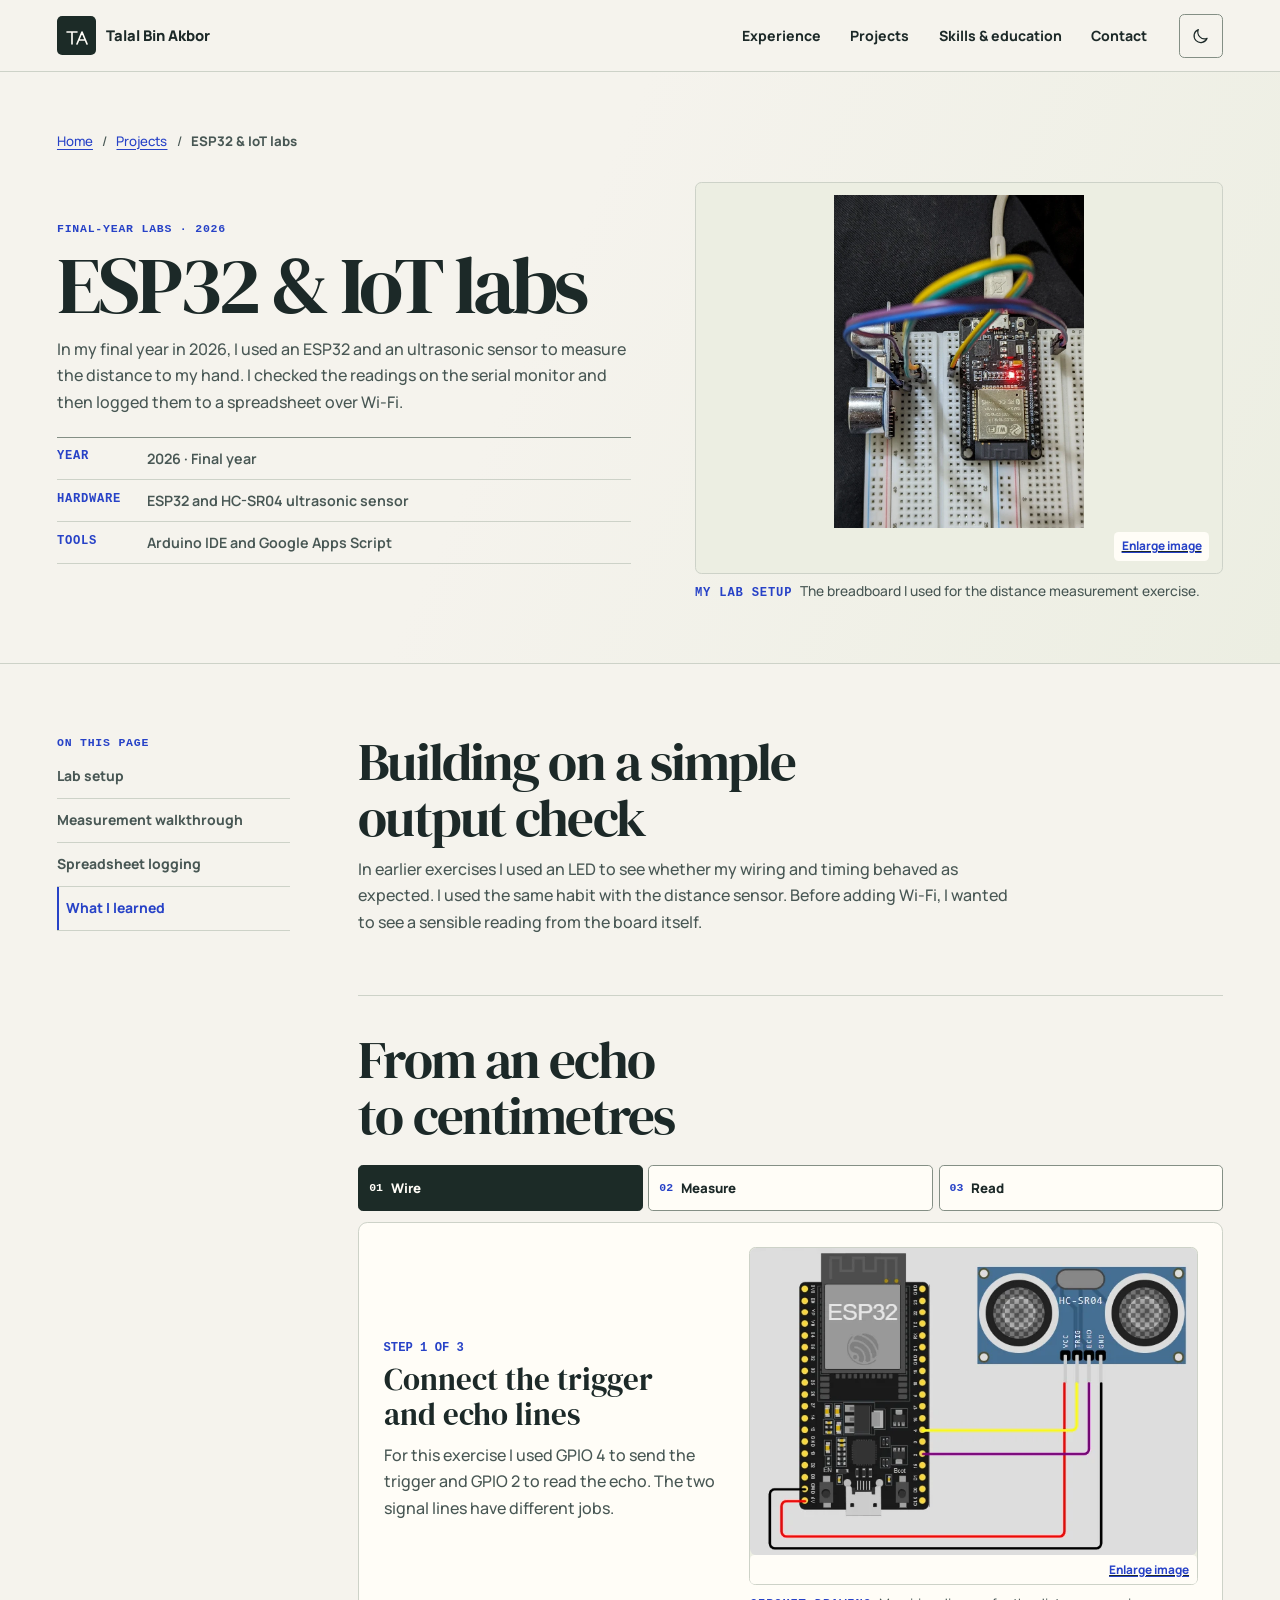
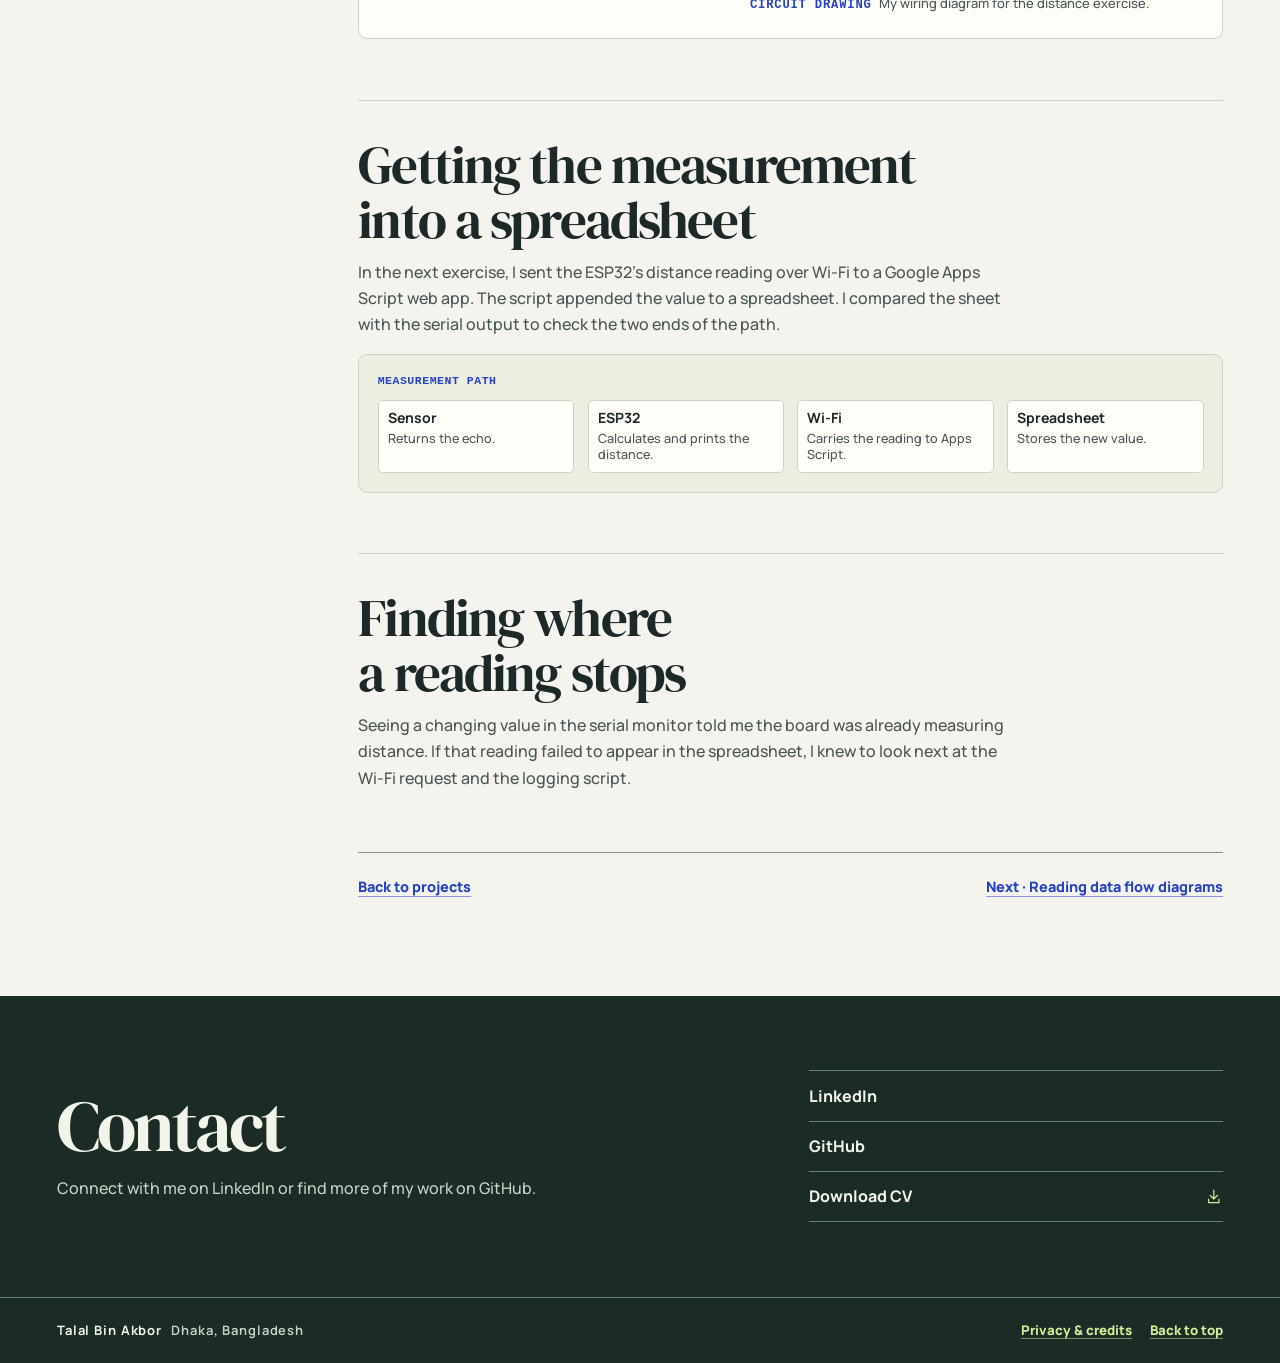
<file: projects/iot-labs.html>
<!doctype html>
<html lang="en" id="top">
<head>
  <meta charset="utf-8">
  <meta name="viewport" content="width=device-width, initial-scale=1">
  <title>ESP32 &amp; IoT labs | Talal Bin Akbor</title>
  <meta name="description" content="In my final year in 2026, I used an ESP32 and an ultrasonic sensor to measure the distance to my hand. I checked the readings on the serial monitor and then logged them to a spreadsheet over Wi-Fi.">
  <meta name="robots" content="noindex,nofollow">
  <meta name="theme-color" content="#f5f3ed">
  <meta property="og:type" content="website">
  <meta property="og:site_name" content="Talal Bin Akbor">
  <meta property="og:title" content="ESP32 &amp; IoT labs | Talal Bin Akbor">
  <meta property="og:description" content="In my final year in 2026, I used an ESP32 and an ultrasonic sensor to measure the distance to my hand. I checked the readings on the serial monitor and then logged them to a spreadsheet over Wi-Fi.">
  <meta property="og:url" content="https://tbapranto.github.io/projects/iot-labs.html">
  <meta property="og:image" content="https://tbapranto.github.io/assets/media/social-card.jpg">
  <meta property="og:image:width" content="1200">
  <meta property="og:image:height" content="630">
  <meta property="og:image:alt" content="Talal Bin Akbor · IT support and networking · Dhaka">
  <meta name="twitter:card" content="summary_large_image">
  <link rel="icon" href="../assets/favicon.svg" type="image/svg+xml">
  
  <script src="../assets/theme.js"></script>
  <link rel="stylesheet" href="../assets/style.css">
  <script src="../assets/contact-config.js" defer></script>
  <script src="../assets/site.js" defer></script>
</head>
<body data-case="iot-labs">

<a class="skip-link" href="#main">Skip to content</a>
<header class="site-header">
  <div class="wrap header-inner">
    <a class="brand" href="../index.html" aria-label="Talal Bin Akbor home"><span class="logo"><svg class="icon " viewbox="0 0 24 24" aria-hidden="true" fill="none" stroke="currentColor" stroke-width="1.65" stroke-linecap="round" stroke-linejoin="round"><path d="M3 8h10m-5 0v12m5 0 5-12 5 12m-8-4h6"></path></svg></span><span>Talal Bin Akbor</span></a>
    <nav id="main-nav" class="main-nav" aria-label="Main navigation">
      <a class="nav-link" href="../index.html#experience">Experience</a>
      <a class="nav-link" href="../index.html#work">Projects</a>
      <a class="nav-link" href="../index.html#about">Skills &amp; education</a>
      <a class="nav-link" href="../index.html#contact">Contact</a>
    </nav>
    <div class="header-controls">
      <button class="control enhancement flex" type="button" data-theme-toggle aria-label="Dark appearance" aria-pressed="false"><svg class="icon moon" viewbox="0 0 24 24" aria-hidden="true" fill="none" stroke="currentColor" stroke-width="1.65" stroke-linecap="round" stroke-linejoin="round"><path d="M20.6 15.4A9.2 9.2 0 0 1 8.6 3.5a9.2 9.2 0 1 0 12 11.9Z"></path></svg><svg class="icon sun" viewbox="0 0 24 24" aria-hidden="true" fill="none" stroke="currentColor" stroke-width="1.65" stroke-linecap="round" stroke-linejoin="round"><circle cx="12" cy="12" r="4"></circle><path d="M12 2v2m0 16v2M2 12h2m16 0h2M5 5l1.5 1.5m11 11L19 19M5 19l1.5-1.5m11-11L19 5"></path></svg></button>
      <button class="control menu-toggle enhancement" type="button" data-menu-toggle aria-controls="main-nav" aria-expanded="false" aria-label="Menu"><svg class="icon " viewbox="0 0 24 24" aria-hidden="true" fill="none" stroke="currentColor" stroke-width="1.65" stroke-linecap="round" stroke-linejoin="round"><path d="M4 7h16M4 12h16M4 17h16"></path></svg> <span>Menu</span></button>
    </div>
  </div>
</header>
<main id="main" tabindex="-1">

<div class="case-hero">
  <div class="wrap case-hero-inner has-preview">
    <nav class="breadcrumb" aria-label="Breadcrumb"><a href="../index.html">Home</a><span aria-hidden="true">/</span><a href="../index.html#work">Projects</a><span aria-hidden="true">/</span><span aria-current="page">ESP32 &amp; IoT labs</span></nav>
    <div class="case-heading">
      <div>
        <p class="eyebrow">Final-year labs · 2026</p>
        <h1>ESP32 &amp; IoT labs</h1>
        <p class="section-deck">In my final year in 2026, I used an ESP32 and an ultrasonic sensor to measure the distance to my hand. I checked the readings on the serial monitor and then logged them to a spreadsheet over Wi-Fi.</p>
      </div>
      <dl class="case-facts"><div><dt>Year</dt><dd>2026 · Final year</dd></div><div><dt>Hardware</dt><dd>ESP32 and HC-SR04 ultrasonic sensor</dd></div><div><dt>Tools</dt><dd>Arduino IDE and Google Apps Script</dd></div></dl>
    </div>
  <div class="case-preview"><figure class="media-figure"><a class="media-frame" href="../assets/media/iot-circuit.webp" data-lightbox data-title="My ultrasonic sensor setup" data-caption="The breadboard I used for the distance measurement exercise."><img src="../assets/media/iot-circuit.webp" width="760" height="1013" alt="An ESP32 board, an ultrasonic sensor, and jumper wires mounted on a breadboard." loading="eager" decoding="async" fetchpriority="high"><span class="media-open">Enlarge image</span></a><figcaption><span class="image-flag">My lab setup</span> The breadboard I used for the distance measurement exercise.</figcaption></figure></div></div>
</div>
<div class="wrap case-layout">
  <nav class="contents" aria-label="On this page">
    <p class="eyebrow">On this page</p>
    <ul><li><a href="#setup">Lab setup</a></li>
<li><a href="#distance">Measurement walkthrough</a></li>
<li><a href="#cloud">Spreadsheet logging</a></li>
<li><a href="#lessons">What I learned</a></li></ul>
  </nav>
  <div class="case-story">
    <section class="story-block" id="setup"><h2>Building on a simple output check</h2><p>In earlier exercises I used an LED to see whether my wiring and timing behaved as expected. I used the same habit with the distance sensor. Before adding Wi-Fi, I wanted to see a sensible reading from the board itself.</p></section>
<section class="story-block" id="distance"><h2>From an echo to centimetres</h2><div class="walkthrough" data-walkthrough><div class="walk-controls" data-walk-controls aria-label="Follow an ultrasonic distance reading" hidden><button class="walk-step" type="button" id="distance-step-1-tab" data-walk-tab aria-controls="distance-step-1"><span aria-hidden="true">01</span>Wire</button><button class="walk-step" type="button" id="distance-step-2-tab" data-walk-tab aria-controls="distance-step-2"><span aria-hidden="true">02</span>Measure</button><button class="walk-step" type="button" id="distance-step-3-tab" data-walk-tab aria-controls="distance-step-3"><span aria-hidden="true">03</span>Read</button></div><div class="walk-panel" id="distance-step-1" data-walk-panel><div class="walk-copy"><p class="walk-count">Step 1 of 3</p><h3>Connect the trigger and echo lines</h3><p>For this exercise I used GPIO 4 to send the trigger and GPIO 2 to read the echo. The two signal lines have different jobs.</p></div><div class="walk-evidence"><figure class="media-figure"><a class="media-frame" href="../assets/media/iot-wiring.webp" data-lightbox data-title="ESP32 and HC-SR04 wiring" data-caption="My wiring diagram for the distance exercise."><img src="../assets/media/iot-wiring.webp" width="664" height="456" alt="Circuit drawing showing supply, ground, trigger, and echo connections between the board and sensor." loading="lazy" decoding="async"><span class="media-open">Enlarge image</span></a><figcaption><span class="image-flag">Circuit drawing</span> My wiring diagram for the distance exercise.</figcaption></figure></div></div><div class="walk-panel" id="distance-step-2" data-walk-panel><div class="walk-copy"><p class="walk-count">Step 2 of 3</p><h3>Time the echo’s round trip</h3><p>My sketch sends a 10-microsecond trigger pulse and measures how long the echo pin stays high. I divide the sound’s round-trip distance by two to get the one-way distance to the object.</p><figure class="code-example"><figcaption>Worked example</figcaption><pre><code>1,000 µs × 0.01715 cm/µs = 17.15 cm</code></pre></figure></div><div class="walk-evidence"><figure class="task-flow"><figcaption>Echo measurement</figcaption><ol role="list"><li><strong>Trigger</strong><span>Send a short pulse.</span></li><li><strong>Echo</strong><span>Measure the return time in microseconds.</span></li><li><strong>Distance</strong><span>Multiply by 0.01715 to estimate centimetres.</span></li></ol></figure></div></div><div class="walk-panel" id="distance-step-3" data-walk-panel><div class="walk-copy"><p class="walk-count">Step 3 of 3</p><h3>Move a hand in front of the sensor</h3><p>I moved my hand nearer and farther away and watched the centimetre readings change in the serial monitor. That gave me a local check before sending any data over Wi-Fi.</p></div><div class="walk-evidence"><figure class="media-figure"><a class="media-frame" href="../assets/media/iot-serial.webp" data-lightbox data-title="Serial monitor readings" data-caption="The readings change as I move my hand in front of the sensor."><img src="../assets/media/iot-serial.webp" width="457" height="370" alt="Consecutive centimetre readings from the distance experiment in the Arduino IDE serial monitor." loading="lazy" decoding="async"><span class="media-open">Enlarge image</span></a><figcaption><span class="image-flag">Serial monitor</span> The readings change as I move my hand in front of the sensor.</figcaption></figure></div></div></div></section>
<section class="story-block" id="cloud"><h2>Getting the measurement into a spreadsheet</h2><p>In the next exercise, I sent the ESP32’s distance reading over Wi-Fi to a Google Apps Script web app. The script appended the value to a spreadsheet. I compared the sheet with the serial output to check the two ends of the path.</p><figure class="task-flow"><figcaption>Measurement path</figcaption><ol role="list"><li><strong>Sensor</strong><span>Returns the echo.</span></li><li><strong>ESP32</strong><span>Calculates and prints the distance.</span></li><li><strong>Wi-Fi</strong><span>Carries the reading to Apps Script.</span></li><li><strong>Spreadsheet</strong><span>Stores the new value.</span></li></ol></figure></section>
<section class="story-block" id="lessons"><h2>Finding where a reading stops</h2><p>Seeing a changing value in the serial monitor told me the board was already measuring distance. If that reading failed to appear in the spreadsheet, I knew to look next at the Wi-Fi request and the logging script.</p></section>
<div class="case-next">
      <a class="text-link" href="../index.html#work">Back to projects</a>
      <a class="text-link" href="dfd-research.html">Next · Reading data flow diagrams</a>
    </div>
  </div>
</div>

<section id="contact" class="contact" aria-labelledby="contact-title">
  <div class="wrap contact-inner">
    <div>
      <h2 id="contact-title" class="section-title">Contact</h2>
      <p class="section-deck">Connect with me on LinkedIn or find more of my work on GitHub.</p>
    </div>
    <div class="contact-links">
      <a class="contact-link" href="https://www.linkedin.com/in/tbapranto/" aria-label="Connect on LinkedIn">LinkedIn</a>
      <a class="contact-link" href="https://github.com/TBAPranto" aria-label="View GitHub profile">GitHub</a>
      <a class="contact-link" href="../assets/Talal_Bin_Akbor_Public_CV.pdf" download>Download CV <span class="sr-only">(PDF)</span><svg class="icon " viewbox="0 0 24 24" aria-hidden="true" fill="none" stroke="currentColor" stroke-width="1.65" stroke-linecap="round" stroke-linejoin="round"><path d="M12 3v12m-5-5 5 5 5-5M5 15v5h14v-5"></path></svg></a>
      <a class="contact-link" data-public-email hidden>Email </a>
    </div>
  </div>
</section>
</main>

<footer class="site-footer">
  <div class="wrap footer-inner">
    <p class="meta"><strong>Talal Bin Akbor</strong><span>Dhaka, Bangladesh</span></p>
    <div class="footer-links">
      <a class="text-link" href="../privacy.html">Privacy &amp; credits</a>
      <a class="text-link" href="#top">Back to top</a>
    </div>
  </div>
</footer>

<dialog class="image-dialog" id="image-viewer" aria-labelledby="viewer-title">
  <div class="dialog-head">
    <h2 id="viewer-title">Image preview</h2>
    <button class="dialog-close" type="button" data-close-dialog aria-label="Close image preview"><svg class="icon " viewbox="0 0 24 24" aria-hidden="true" fill="none" stroke="currentColor" stroke-width="1.65" stroke-linecap="round" stroke-linejoin="round"><path d="m6 6 12 12M18 6 6 18"></path></svg></button>
  </div>
  <figure><img alt=""><figcaption></figcaption></figure>
</dialog>
</body>
</html>
</file>
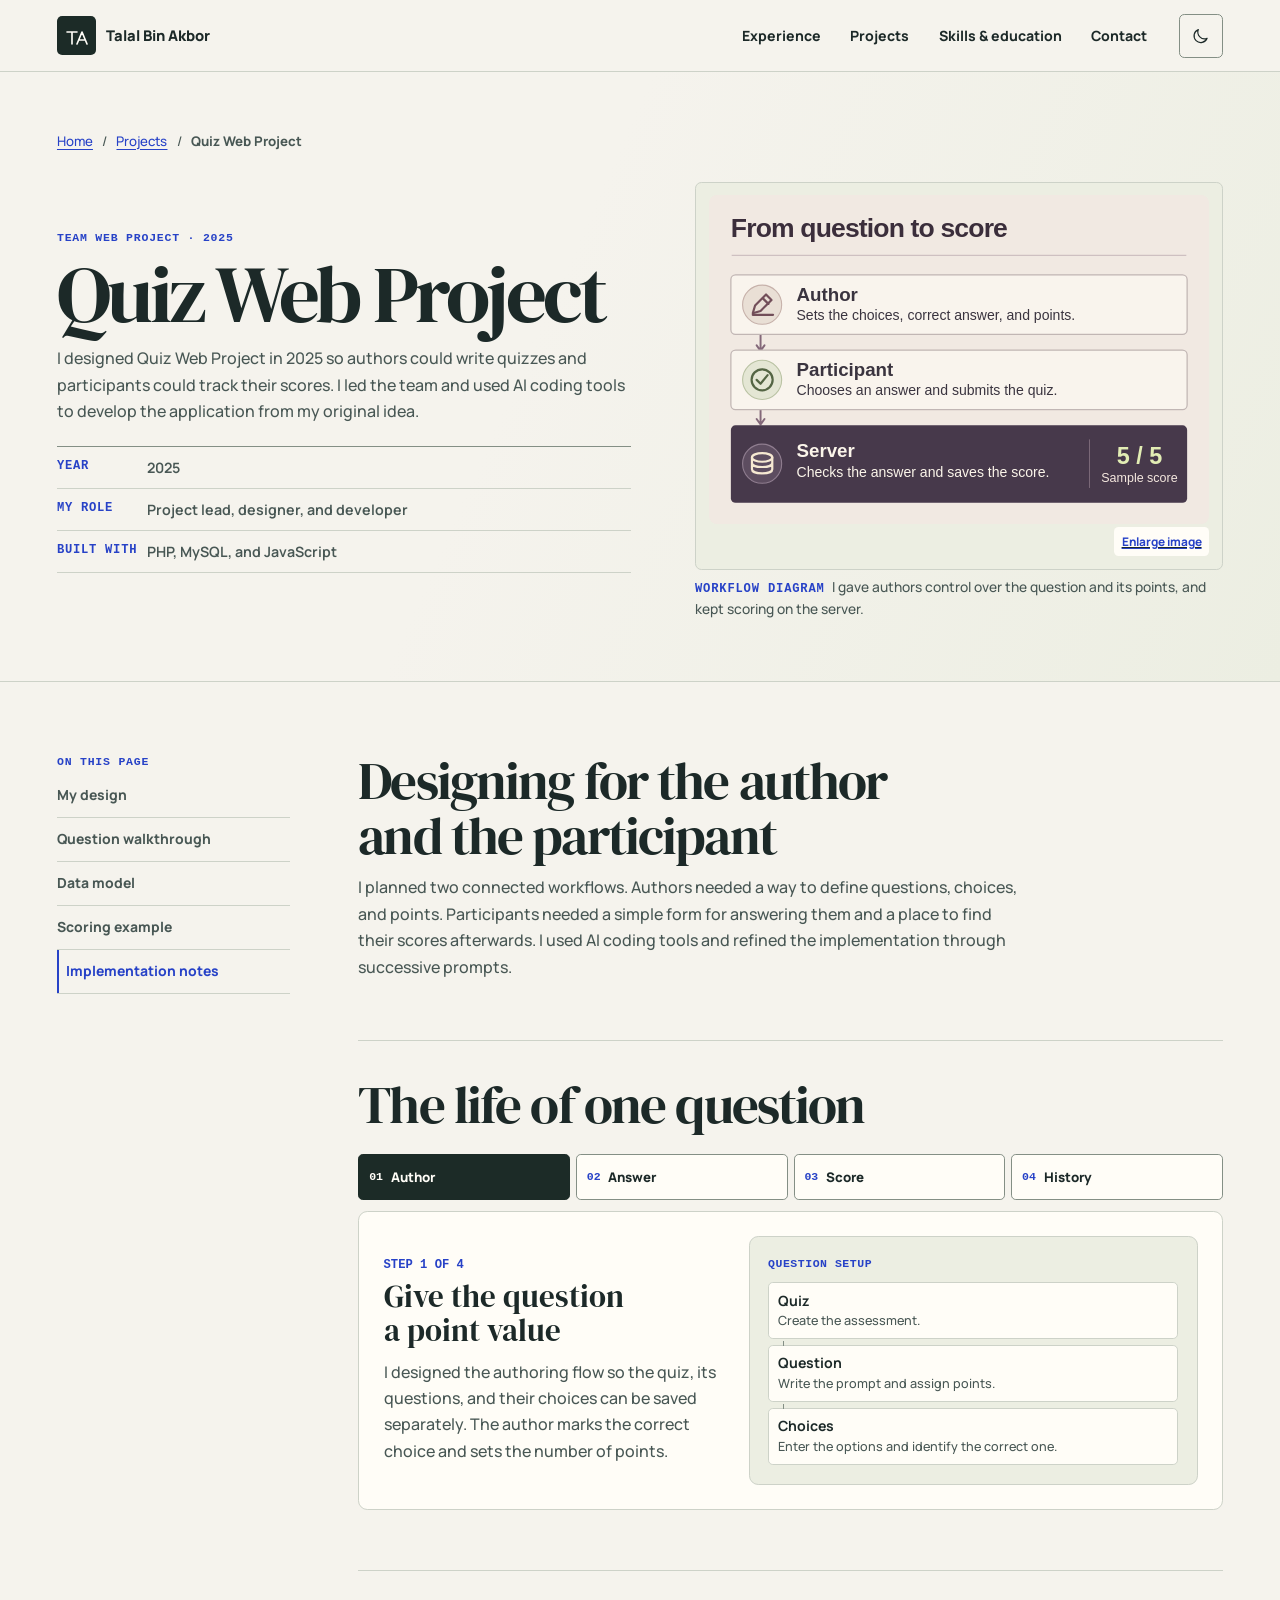
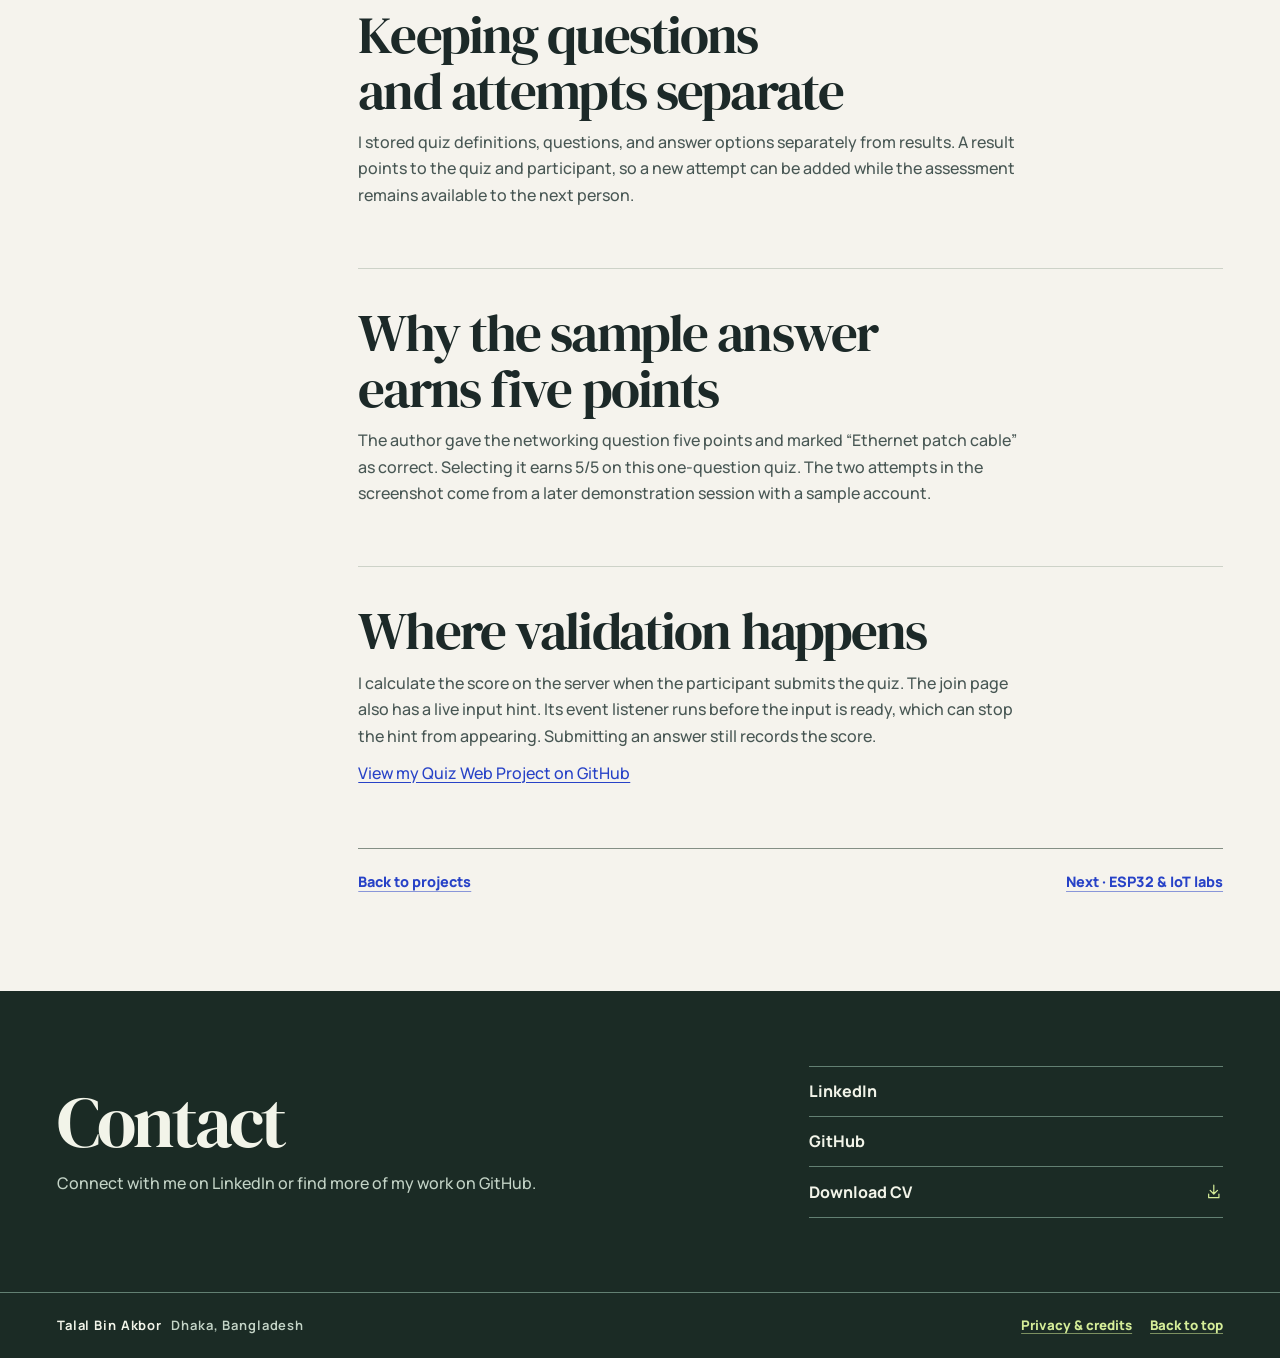
<file: projects/quiz-web.html>
<!doctype html>
<html lang="en" id="top">
<head>
  <meta charset="utf-8">
  <meta name="viewport" content="width=device-width, initial-scale=1">
  <title>Quiz Web Project | Talal Bin Akbor</title>
  <meta name="description" content="I designed Quiz Web Project in 2025 so authors could write quizzes and participants could track their scores. I led the team and used AI coding tools to develop the application from my original idea.">
  <meta name="robots" content="noindex,nofollow">
  <meta name="theme-color" content="#f5f3ed">
  <meta property="og:type" content="website">
  <meta property="og:site_name" content="Talal Bin Akbor">
  <meta property="og:title" content="Quiz Web Project | Talal Bin Akbor">
  <meta property="og:description" content="I designed Quiz Web Project in 2025 so authors could write quizzes and participants could track their scores. I led the team and used AI coding tools to develop the application from my original idea.">
  <meta property="og:url" content="https://tbapranto.github.io/projects/quiz-web.html">
  <meta property="og:image" content="https://tbapranto.github.io/assets/media/social-card.jpg">
  <meta property="og:image:width" content="1200">
  <meta property="og:image:height" content="630">
  <meta property="og:image:alt" content="Talal Bin Akbor · IT support and networking · Dhaka">
  <meta name="twitter:card" content="summary_large_image">
  <link rel="icon" href="../assets/favicon.svg" type="image/svg+xml">
  
  <script src="../assets/theme.js"></script>
  <link rel="stylesheet" href="../assets/style.css">
  <script src="../assets/contact-config.js" defer></script>
  <script src="../assets/site.js" defer></script>
</head>
<body data-case="quiz-web">

<a class="skip-link" href="#main">Skip to content</a>
<header class="site-header">
  <div class="wrap header-inner">
    <a class="brand" href="../index.html" aria-label="Talal Bin Akbor home"><span class="logo"><svg class="icon " viewbox="0 0 24 24" aria-hidden="true" fill="none" stroke="currentColor" stroke-width="1.65" stroke-linecap="round" stroke-linejoin="round"><path d="M3 8h10m-5 0v12m5 0 5-12 5 12m-8-4h6"></path></svg></span><span>Talal Bin Akbor</span></a>
    <nav id="main-nav" class="main-nav" aria-label="Main navigation">
      <a class="nav-link" href="../index.html#experience">Experience</a>
      <a class="nav-link" href="../index.html#work">Projects</a>
      <a class="nav-link" href="../index.html#about">Skills &amp; education</a>
      <a class="nav-link" href="../index.html#contact">Contact</a>
    </nav>
    <div class="header-controls">
      <button class="control enhancement flex" type="button" data-theme-toggle aria-label="Dark appearance" aria-pressed="false"><svg class="icon moon" viewbox="0 0 24 24" aria-hidden="true" fill="none" stroke="currentColor" stroke-width="1.65" stroke-linecap="round" stroke-linejoin="round"><path d="M20.6 15.4A9.2 9.2 0 0 1 8.6 3.5a9.2 9.2 0 1 0 12 11.9Z"></path></svg><svg class="icon sun" viewbox="0 0 24 24" aria-hidden="true" fill="none" stroke="currentColor" stroke-width="1.65" stroke-linecap="round" stroke-linejoin="round"><circle cx="12" cy="12" r="4"></circle><path d="M12 2v2m0 16v2M2 12h2m16 0h2M5 5l1.5 1.5m11 11L19 19M5 19l1.5-1.5m11-11L19 5"></path></svg></button>
      <button class="control menu-toggle enhancement" type="button" data-menu-toggle aria-controls="main-nav" aria-expanded="false" aria-label="Menu"><svg class="icon " viewbox="0 0 24 24" aria-hidden="true" fill="none" stroke="currentColor" stroke-width="1.65" stroke-linecap="round" stroke-linejoin="round"><path d="M4 7h16M4 12h16M4 17h16"></path></svg> <span>Menu</span></button>
    </div>
  </div>
</header>
<main id="main" tabindex="-1">

<div class="case-hero">
  <div class="wrap case-hero-inner has-preview">
    <nav class="breadcrumb" aria-label="Breadcrumb"><a href="../index.html">Home</a><span aria-hidden="true">/</span><a href="../index.html#work">Projects</a><span aria-hidden="true">/</span><span aria-current="page">Quiz Web Project</span></nav>
    <div class="case-heading">
      <div>
        <p class="eyebrow">Team web project · 2025</p>
        <h1>Quiz Web Project</h1>
        <p class="section-deck">I designed Quiz Web Project in 2025 so authors could write quizzes and participants could track their scores. I led the team and used AI coding tools to develop the application from my original idea.</p>
      </div>
      <dl class="case-facts"><div><dt>Year</dt><dd>2025</dd></div><div><dt>My role</dt><dd>Project lead, designer, and developer</dd></div><div><dt>Built with</dt><dd>PHP, MySQL, and JavaScript</dd></div></dl>
    </div>
  <div class="case-preview"><figure class="media-figure"><a class="media-frame" href="../assets/media/quiz-flow.svg" data-lightbox data-title="From question to saved result" data-caption="I gave authors control over the question and its points, and kept scoring on the server."><img src="../assets/media/quiz-flow.svg" width="640" height="420" alt="An author creates a question, a participant chooses an answer, and the server scores and stores the attempt." loading="eager" decoding="async" fetchpriority="high"><span class="media-open">Enlarge image</span></a><figcaption><span class="image-flag">Workflow diagram</span> I gave authors control over the question and its points, and kept scoring on the server.</figcaption></figure></div></div>
</div>

<div class="wrap case-layout">
  <nav class="contents" aria-label="On this page">
    <p class="eyebrow">On this page</p>
    <ul><li><a href="#purpose">My design</a></li>
<li><a href="#flows">Question walkthrough</a></li>
<li><a href="#data">Data model</a></li>
<li><a href="#runtime">Scoring example</a></li>
<li><a href="#review">Implementation notes</a></li></ul>
  </nav>
  <div class="case-story">
    <section class="story-block" id="purpose"><h2>Designing for the author and the participant</h2><p>I planned two connected workflows. Authors needed a way to define questions, choices, and points. Participants needed a simple form for answering them and a place to find their scores afterwards. I used AI coding tools and refined the implementation through successive prompts.</p></section>
<section class="story-block" id="flows"><h2>The life of one question</h2><div class="walkthrough" data-walkthrough><div class="walk-controls" data-walk-controls aria-label="Follow one quiz question" hidden><button class="walk-step" type="button" id="quiz-step-1-tab" data-walk-tab aria-controls="quiz-step-1"><span aria-hidden="true">01</span>Author</button><button class="walk-step" type="button" id="quiz-step-2-tab" data-walk-tab aria-controls="quiz-step-2"><span aria-hidden="true">02</span>Answer</button><button class="walk-step" type="button" id="quiz-step-3-tab" data-walk-tab aria-controls="quiz-step-3"><span aria-hidden="true">03</span>Score</button><button class="walk-step" type="button" id="quiz-step-4-tab" data-walk-tab aria-controls="quiz-step-4"><span aria-hidden="true">04</span>History</button></div><div class="walk-panel" id="quiz-step-1" data-walk-panel><div class="walk-copy"><p class="walk-count">Step 1 of 4</p><h3>Give the question a point value</h3><p>I designed the authoring flow so the quiz, its questions, and their choices can be saved separately. The author marks the correct choice and sets the number of points.</p></div><div class="walk-evidence"><figure class="task-flow"><figcaption>Question setup</figcaption><ol role="list"><li><strong>Quiz</strong><span>Create the assessment.</span></li><li><strong>Question</strong><span>Write the prompt and assign points.</span></li><li><strong>Choices</strong><span>Enter the options and identify the correct one.</span></li></ol></figure></div></div><div class="walk-panel" id="quiz-step-2" data-walk-panel><div class="walk-copy"><p class="walk-count">Step 2 of 4</p><h3>Choose an answer as a participant</h3><p>A participant opens the quiz and selects an option. In this example, the question asks which cable commonly connects a workstation to its network outlet.</p></div><div class="walk-evidence"><figure class="media-figure"><a class="media-frame" href="../assets/media/quiz-join.webp" data-lightbox data-title="Network Basics Quiz" data-caption="Network Basics Quiz presents the question and its two answer choices."><img src="../assets/media/quiz-join.webp" width="1363" height="936" alt="The join form offers Ethernet patch cable and USB charging cable as choices for a workstation network connection." loading="lazy" decoding="async"><span class="media-open">Enlarge image</span></a><figcaption><span class="image-flag">Application screenshot</span> Network Basics Quiz presents the question and its two answer choices.</figcaption></figure></div></div><div class="walk-panel" id="quiz-step-3" data-walk-panel><div class="walk-copy"><p class="walk-count">Step 3 of 4</p><h3>Calculate the score in PHP</h3><p>The server checks the selected option against the correct answer for that question. A match earns the points the author assigned, which are added to the attempt’s total.</p></div><div class="walk-evidence"><figure class="task-flow"><figcaption>Server-side calculation</figcaption><ol role="list"><li><strong>Submission</strong><span>Read the selected option.</span></li><li><strong>Comparison</strong><span>Check the option for this question.</span></li><li><strong>Total</strong><span>Add the points for a correct answer.</span></li></ol></figure></div></div><div class="walk-panel" id="quiz-step-4" data-walk-panel><div class="walk-copy"><p class="walk-count">Step 4 of 4</p><h3>Keep every attempt</h3><p>I made each submission a new result record. The participant’s account can show more than one score for the same quiz.</p></div><div class="walk-evidence"><figure class="media-figure"><a class="media-frame" href="../assets/media/quiz-results.webp" data-lightbox data-title="Two saved quiz attempts" data-caption="The two 5/5 rows are separate attempts at the same sample quiz."><img src="../assets/media/quiz-results.webp" width="1348" height="926" alt="The account history lists two separate Network Basics Quiz results, each scored 5 out of 5." loading="lazy" decoding="async"><span class="media-open">Enlarge image</span></a><figcaption><span class="image-flag">Application screenshot</span> The two 5/5 rows are separate attempts at the same sample quiz.</figcaption></figure></div></div></div></section>
<section class="story-block" id="data"><h2>Keeping questions and attempts separate</h2><p>I stored quiz definitions, questions, and answer options separately from results. A result points to the quiz and participant, so a new attempt can be added while the assessment remains available to the next person.</p></section>
<section class="story-block" id="runtime"><h2>Why the sample answer earns five points</h2><p>The author gave the networking question five points and marked “Ethernet patch cable” as correct. Selecting it earns 5/5 on this one-question quiz. The two attempts in the screenshot come from a later demonstration session with a sample account.</p></section>
<section class="story-block" id="review"><h2>Where validation happens</h2><p>I calculate the score on the server when the participant submits the quiz. The join page also has a live input hint. Its event listener runs before the input is ready, which can stop the hint from appearing. Submitting an answer still records the score.</p>
<p><a href="https://github.com/TBAPranto/Quiz-Web-Project">View my Quiz Web Project on GitHub</a></p></section>
<div class="case-next">
      <a class="text-link" href="../index.html#work">Back to projects</a>
      <a class="text-link" href="iot-labs.html">Next · ESP32 &amp; IoT labs</a>
    </div>
  </div>
</div>

<section id="contact" class="contact" aria-labelledby="contact-title">
  <div class="wrap contact-inner">
    <div>
      <h2 id="contact-title" class="section-title">Contact</h2>
      <p class="section-deck">Connect with me on LinkedIn or find more of my work on GitHub.</p>
    </div>
    <div class="contact-links">
      <a class="contact-link" href="https://www.linkedin.com/in/tbapranto/" aria-label="Connect on LinkedIn">LinkedIn</a>
      <a class="contact-link" href="https://github.com/TBAPranto" aria-label="View GitHub profile">GitHub</a>
      <a class="contact-link" href="../assets/Talal_Bin_Akbor_Public_CV.pdf" download>Download CV <span class="sr-only">(PDF)</span><svg class="icon " viewbox="0 0 24 24" aria-hidden="true" fill="none" stroke="currentColor" stroke-width="1.65" stroke-linecap="round" stroke-linejoin="round"><path d="M12 3v12m-5-5 5 5 5-5M5 15v5h14v-5"></path></svg></a>
      <a class="contact-link" data-public-email hidden>Email </a>
    </div>
  </div>
</section>
</main>

<footer class="site-footer">
  <div class="wrap footer-inner">
    <p class="meta"><strong>Talal Bin Akbor</strong><span>Dhaka, Bangladesh</span></p>
    <div class="footer-links">
      <a class="text-link" href="../privacy.html">Privacy &amp; credits</a>
      <a class="text-link" href="#top">Back to top</a>
    </div>
  </div>
</footer>

<dialog class="image-dialog" id="image-viewer" aria-labelledby="viewer-title">
  <div class="dialog-head">
    <h2 id="viewer-title">Image preview</h2>
    <button class="dialog-close" type="button" data-close-dialog aria-label="Close image preview"><svg class="icon " viewbox="0 0 24 24" aria-hidden="true" fill="none" stroke="currentColor" stroke-width="1.65" stroke-linecap="round" stroke-linejoin="round"><path d="m6 6 12 12M18 6 6 18"></path></svg></button>
  </div>
  <figure><img alt=""><figcaption></figcaption></figure>
</dialog>
</body>
</html>
</file>
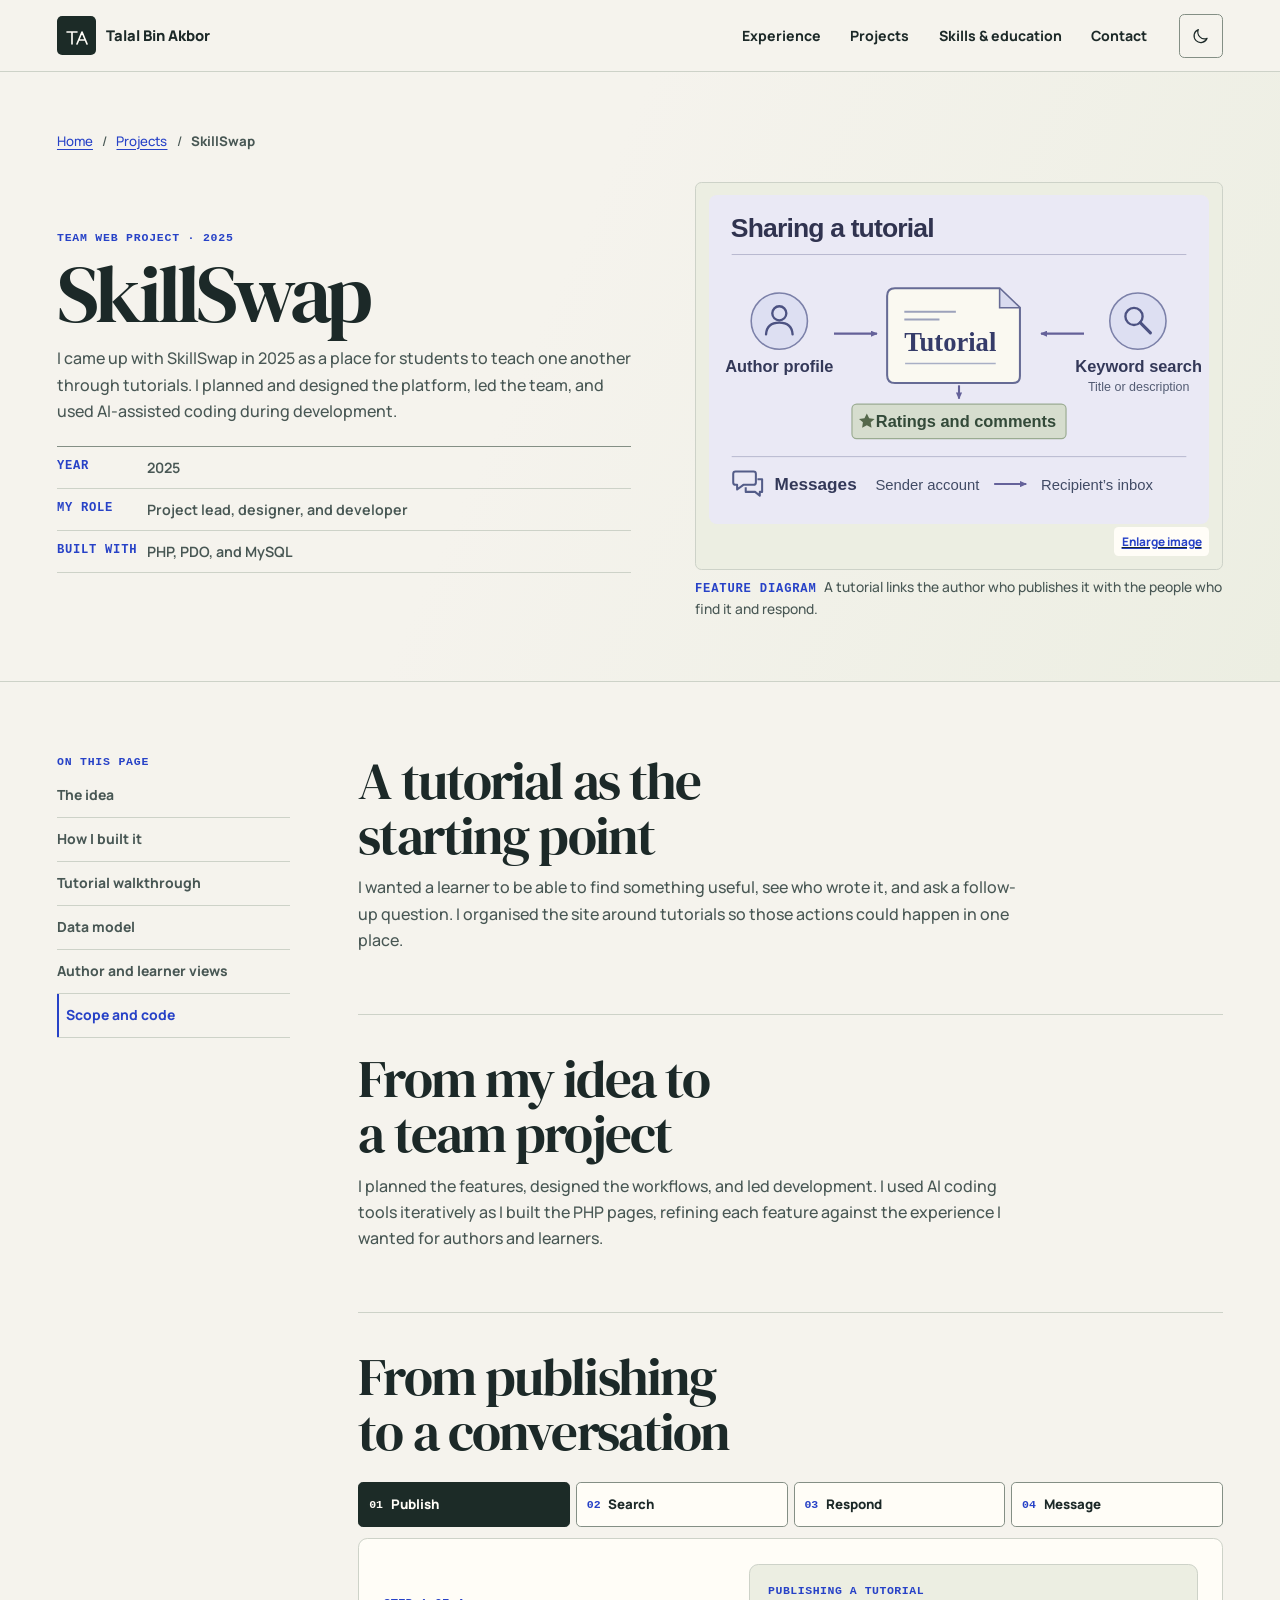
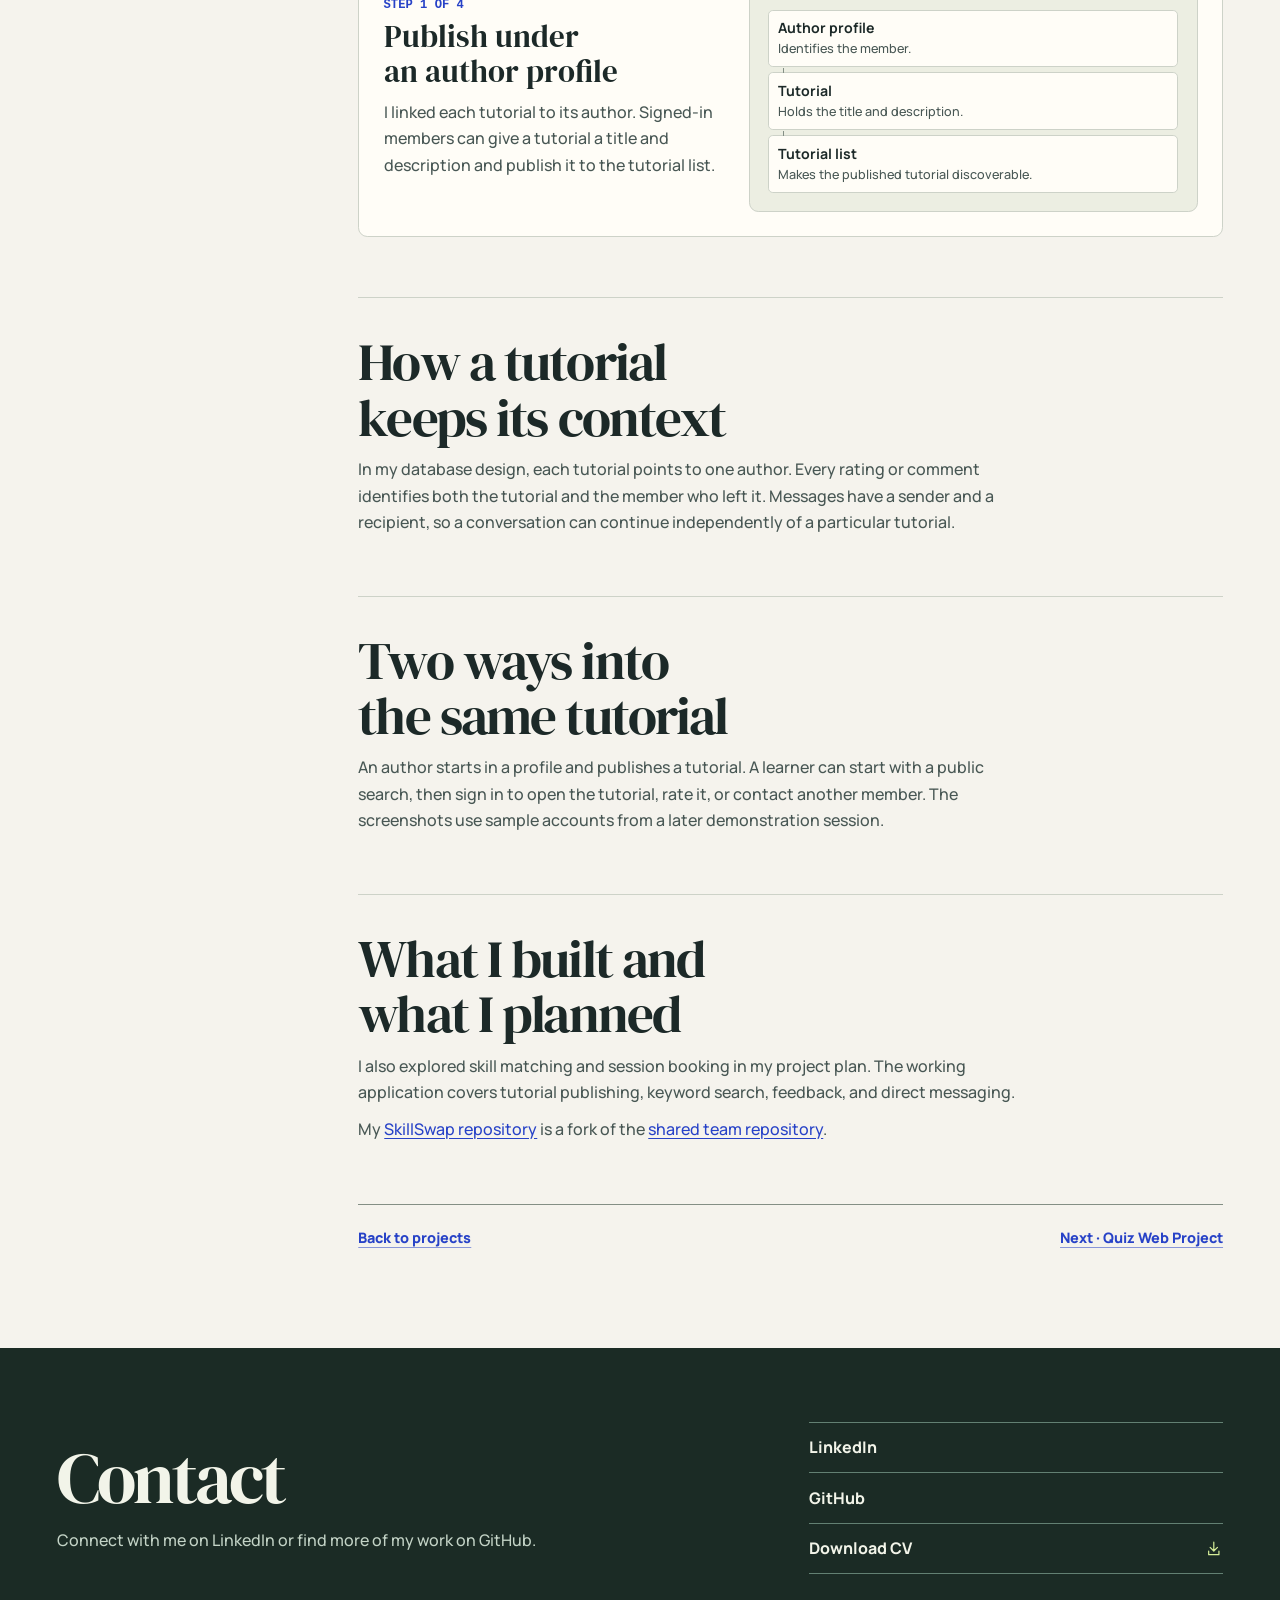
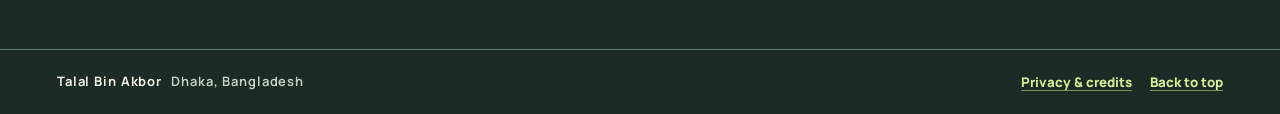
<file: projects/skillswap.html>
<!doctype html>
<html lang="en" id="top">
<head>
  <meta charset="utf-8">
  <meta name="viewport" content="width=device-width, initial-scale=1">
  <title>SkillSwap | Talal Bin Akbor</title>
  <meta name="description" content="I came up with SkillSwap in 2025 as a place for students to teach one another through tutorials. I planned and designed the platform, led the team, and used AI-assisted coding during development.">
  <meta name="robots" content="noindex,nofollow">
  <meta name="theme-color" content="#f5f3ed">
  <meta property="og:type" content="website">
  <meta property="og:site_name" content="Talal Bin Akbor">
  <meta property="og:title" content="SkillSwap | Talal Bin Akbor">
  <meta property="og:description" content="I came up with SkillSwap in 2025 as a place for students to teach one another through tutorials. I planned and designed the platform, led the team, and used AI-assisted coding during development.">
  <meta property="og:url" content="https://tbapranto.github.io/projects/skillswap.html">
  <meta property="og:image" content="https://tbapranto.github.io/assets/media/social-card.jpg">
  <meta property="og:image:width" content="1200">
  <meta property="og:image:height" content="630">
  <meta property="og:image:alt" content="Talal Bin Akbor · IT support and networking · Dhaka">
  <meta name="twitter:card" content="summary_large_image">
  <link rel="icon" href="../assets/favicon.svg" type="image/svg+xml">
  
  <script src="../assets/theme.js"></script>
  <link rel="stylesheet" href="../assets/style.css">
  <script src="../assets/contact-config.js" defer></script>
  <script src="../assets/site.js" defer></script>
</head>
<body data-case="skillswap">

<a class="skip-link" href="#main">Skip to content</a>
<header class="site-header">
  <div class="wrap header-inner">
    <a class="brand" href="../index.html" aria-label="Talal Bin Akbor home"><span class="logo"><svg class="icon " viewbox="0 0 24 24" aria-hidden="true" fill="none" stroke="currentColor" stroke-width="1.65" stroke-linecap="round" stroke-linejoin="round"><path d="M3 8h10m-5 0v12m5 0 5-12 5 12m-8-4h6"></path></svg></span><span>Talal Bin Akbor</span></a>
    <nav id="main-nav" class="main-nav" aria-label="Main navigation">
      <a class="nav-link" href="../index.html#experience">Experience</a>
      <a class="nav-link" href="../index.html#work">Projects</a>
      <a class="nav-link" href="../index.html#about">Skills &amp; education</a>
      <a class="nav-link" href="../index.html#contact">Contact</a>
    </nav>
    <div class="header-controls">
      <button class="control enhancement flex" type="button" data-theme-toggle aria-label="Dark appearance" aria-pressed="false"><svg class="icon moon" viewbox="0 0 24 24" aria-hidden="true" fill="none" stroke="currentColor" stroke-width="1.65" stroke-linecap="round" stroke-linejoin="round"><path d="M20.6 15.4A9.2 9.2 0 0 1 8.6 3.5a9.2 9.2 0 1 0 12 11.9Z"></path></svg><svg class="icon sun" viewbox="0 0 24 24" aria-hidden="true" fill="none" stroke="currentColor" stroke-width="1.65" stroke-linecap="round" stroke-linejoin="round"><circle cx="12" cy="12" r="4"></circle><path d="M12 2v2m0 16v2M2 12h2m16 0h2M5 5l1.5 1.5m11 11L19 19M5 19l1.5-1.5m11-11L19 5"></path></svg></button>
      <button class="control menu-toggle enhancement" type="button" data-menu-toggle aria-controls="main-nav" aria-expanded="false" aria-label="Menu"><svg class="icon " viewbox="0 0 24 24" aria-hidden="true" fill="none" stroke="currentColor" stroke-width="1.65" stroke-linecap="round" stroke-linejoin="round"><path d="M4 7h16M4 12h16M4 17h16"></path></svg> <span>Menu</span></button>
    </div>
  </div>
</header>
<main id="main" tabindex="-1">

<div class="case-hero">
  <div class="wrap case-hero-inner has-preview">
    <nav class="breadcrumb" aria-label="Breadcrumb"><a href="../index.html">Home</a><span aria-hidden="true">/</span><a href="../index.html#work">Projects</a><span aria-hidden="true">/</span><span aria-current="page">SkillSwap</span></nav>
    <div class="case-heading">
      <div>
        <p class="eyebrow">Team web project · 2025</p>
        <h1>SkillSwap</h1>
        <p class="section-deck">I came up with SkillSwap in 2025 as a place for students to teach one another through tutorials. I planned and designed the platform, led the team, and used AI-assisted coding during development.</p>
      </div>
      <dl class="case-facts"><div><dt>Year</dt><dd>2025</dd></div><div><dt>My role</dt><dd>Project lead, designer, and developer</dd></div><div><dt>Built with</dt><dd>PHP, PDO, and MySQL</dd></div></dl>
    </div>
  <div class="case-preview"><figure class="media-figure"><a class="media-frame" href="../assets/media/skillswap-map.svg" data-lightbox data-title="How SkillSwap connects people and tutorials" data-caption="A tutorial links the author who publishes it with the people who find it and respond."><img src="../assets/media/skillswap-map.svg" width="640" height="420" alt="Tutorials connect author profiles, keyword search, ratings, comments, and member messages." loading="eager" decoding="async" fetchpriority="high"><span class="media-open">Enlarge image</span></a><figcaption><span class="image-flag">Feature diagram</span> A tutorial links the author who publishes it with the people who find it and respond.</figcaption></figure></div></div>
</div>

<div class="wrap case-layout">
  <nav class="contents" aria-label="On this page">
    <p class="eyebrow">On this page</p>
    <ul><li><a href="#concept">The idea</a></li>
<li><a href="#role">How I built it</a></li>
<li><a href="#features">Tutorial walkthrough</a></li>
<li><a href="#architecture">Data model</a></li>
<li><a href="#runtime">Author and learner views</a></li>
<li><a href="#status">Scope and code</a></li></ul>
  </nav>
  <div class="case-story">
    <section class="story-block" id="concept"><h2>A tutorial as the starting point</h2><p>I wanted a learner to be able to find something useful, see who wrote it, and ask a follow-up question. I organised the site around tutorials so those actions could happen in one place.</p></section>
<section class="story-block" id="role"><h2>From my idea to a team project</h2><p>I planned the features, designed the workflows, and led development. I used AI coding tools iteratively as I built the PHP pages, refining each feature against the experience I wanted for authors and learners.</p></section>
<section class="story-block" id="features"><h2>From publishing to a conversation</h2><div class="walkthrough" data-walkthrough><div class="walk-controls" data-walk-controls aria-label="Follow a SkillSwap tutorial" hidden><button class="walk-step" type="button" id="skillswap-step-1-tab" data-walk-tab aria-controls="skillswap-step-1"><span aria-hidden="true">01</span>Publish</button><button class="walk-step" type="button" id="skillswap-step-2-tab" data-walk-tab aria-controls="skillswap-step-2"><span aria-hidden="true">02</span>Search</button><button class="walk-step" type="button" id="skillswap-step-3-tab" data-walk-tab aria-controls="skillswap-step-3"><span aria-hidden="true">03</span>Respond</button><button class="walk-step" type="button" id="skillswap-step-4-tab" data-walk-tab aria-controls="skillswap-step-4"><span aria-hidden="true">04</span>Message</button></div><div class="walk-panel" id="skillswap-step-1" data-walk-panel><div class="walk-copy"><p class="walk-count">Step 1 of 4</p><h3>Publish under an author profile</h3><p>I linked each tutorial to its author. Signed-in members can give a tutorial a title and description and publish it to the tutorial list.</p></div><div class="walk-evidence"><figure class="task-flow"><figcaption>Publishing a tutorial</figcaption><ol role="list"><li><strong>Author profile</strong><span>Identifies the member.</span></li><li><strong>Tutorial</strong><span>Holds the title and description.</span></li><li><strong>Tutorial list</strong><span>Makes the published tutorial discoverable.</span></li></ol></figure></div></div><div class="walk-panel" id="skillswap-step-2" data-walk-panel><div class="walk-copy"><p class="walk-count">Step 2 of 4</p><h3>Find a tutorial by keyword</h3><p>I made the search available on the homepage. It matches part of a tutorial’s title or description and lists the newest matches first.</p></div><div class="walk-evidence"><figure class="media-figure"><a class="media-frame" href="../assets/media/skillswap-search.webp" data-lightbox data-title="Searching for Network" data-caption="Searching for “Network” returns Network Basics Lab, a sample tutorial about checking a workstation link."><img src="../assets/media/skillswap-search.webp" width="1363" height="936" alt="The Network search returns a tutorial titled Network Basics Lab." loading="lazy" decoding="async"><span class="media-open">Enlarge image</span></a><figcaption><span class="image-flag">Application screenshot</span> Searching for “Network” returns Network Basics Lab, a sample tutorial about checking a workstation link.</figcaption></figure></div></div><div class="walk-panel" id="skillswap-step-3" data-walk-panel><div class="walk-copy"><p class="walk-count">Step 3 of 4</p><h3>Add feedback to the tutorial</h3><p>Signed-in members can open a tutorial and leave a rating and comment. I kept both on the tutorial page so a learner can read other members’ experiences.</p></div><div class="walk-evidence"><figure class="media-figure"><a class="media-frame" href="../assets/media/skillswap-feedback.webp" data-lightbox data-title="Tutorial feedback" data-caption="This sample tutorial has a 5/5 rating and the comment “Clear practical example.”"><img src="../assets/media/skillswap-feedback.webp" width="1348" height="926" alt="Network Basics Lab has an average rating of 5 and a sample comment reading Clear practical example." loading="lazy" decoding="async"><span class="media-open">Enlarge image</span></a><figcaption><span class="image-flag">Application screenshot</span> This sample tutorial has a 5/5 rating and the comment “Clear practical example.”</figcaption></figure></div></div><div class="walk-panel" id="skillswap-step-4" data-walk-panel><div class="walk-copy"><p class="walk-count">Step 4 of 4</p><h3>Continue in a direct conversation</h3><p>I added direct messaging so members can follow up beyond the tutorial page. The inbox lists received messages, and the conversation view puts the exchange in chronological order.</p></div><div class="walk-evidence"><figure class="task-flow"><figcaption>Member conversation</figcaption><ol role="list"><li><strong>Sender</strong><span>Chooses another member and writes a message.</span></li><li><strong>Message</strong><span>Records the sender and recipient.</span></li><li><strong>Conversation</strong><span>Displays the exchange between those members.</span></li></ol></figure></div></div></div></section>
<section class="story-block" id="architecture"><h2>How a tutorial keeps its context</h2><p>In my database design, each tutorial points to one author. Every rating or comment identifies both the tutorial and the member who left it. Messages have a sender and a recipient, so a conversation can continue independently of a particular tutorial.</p></section>
<section class="story-block" id="runtime"><h2>Two ways into the same tutorial</h2><p>An author starts in a profile and publishes a tutorial. A learner can start with a public search, then sign in to open the tutorial, rate it, or contact another member. The screenshots use sample accounts from a later demonstration session.</p></section>
<section class="story-block" id="status"><h2>What I built and what I planned</h2><p>I also explored skill matching and session booking in my project plan. The working application covers tutorial publishing, keyword search, feedback, and direct messaging.</p>
<p>My <a href="https://github.com/TBAPranto/SkillSwap">SkillSwap repository</a> is a fork of the <a href="https://github.com/MiffysCode/SkillSwap">shared team repository</a>.</p></section>
<div class="case-next">
      <a class="text-link" href="../index.html#work">Back to projects</a>
      <a class="text-link" href="quiz-web.html">Next · Quiz Web Project</a>
    </div>
  </div>
</div>

<section id="contact" class="contact" aria-labelledby="contact-title">
  <div class="wrap contact-inner">
    <div>
      <h2 id="contact-title" class="section-title">Contact</h2>
      <p class="section-deck">Connect with me on LinkedIn or find more of my work on GitHub.</p>
    </div>
    <div class="contact-links">
      <a class="contact-link" href="https://www.linkedin.com/in/tbapranto/" aria-label="Connect on LinkedIn">LinkedIn</a>
      <a class="contact-link" href="https://github.com/TBAPranto" aria-label="View GitHub profile">GitHub</a>
      <a class="contact-link" href="../assets/Talal_Bin_Akbor_Public_CV.pdf" download>Download CV <span class="sr-only">(PDF)</span><svg class="icon " viewbox="0 0 24 24" aria-hidden="true" fill="none" stroke="currentColor" stroke-width="1.65" stroke-linecap="round" stroke-linejoin="round"><path d="M12 3v12m-5-5 5 5 5-5M5 15v5h14v-5"></path></svg></a>
      <a class="contact-link" data-public-email hidden>Email </a>
    </div>
  </div>
</section>
</main>

<footer class="site-footer">
  <div class="wrap footer-inner">
    <p class="meta"><strong>Talal Bin Akbor</strong><span>Dhaka, Bangladesh</span></p>
    <div class="footer-links">
      <a class="text-link" href="../privacy.html">Privacy &amp; credits</a>
      <a class="text-link" href="#top">Back to top</a>
    </div>
  </div>
</footer>

<dialog class="image-dialog" id="image-viewer" aria-labelledby="viewer-title">
  <div class="dialog-head">
    <h2 id="viewer-title">Image preview</h2>
    <button class="dialog-close" type="button" data-close-dialog aria-label="Close image preview"><svg class="icon " viewbox="0 0 24 24" aria-hidden="true" fill="none" stroke="currentColor" stroke-width="1.65" stroke-linecap="round" stroke-linejoin="round"><path d="m6 6 12 12M18 6 6 18"></path></svg></button>
  </div>
  <figure><img alt=""><figcaption></figcaption></figure>
</dialog>
</body>
</html>
</file>
<file: assets/style.css>
@font-face {
  font-family: Manrope;
  src: url("fonts/manrope.woff2") format("woff2");
  font-style: normal;
  font-weight: 200 800;
  font-display: swap;
}

@font-face {
  font-family: "DM Serif Display";
  src: url("fonts/dm-serif.woff2") format("woff2");
  font-style: normal;
  font-weight: 400;
  font-display: swap;
}

:root {
  color-scheme: light dark;
  --paper: #f5f3ed;
  --surface: #fffdf7;
  --field: #eceee2;
  --wash: #eeefe6;
  --ink: #1c2928;
  --muted: #485754;
  --accent: #2742c7;
  --accent-wash: #eceefa;
  --accent-fill: #1c2b27;
  --on-accent: #fffdf7;
  --line: #cdd2c8;
  --outline: #848f85;
  --focus: #2d42d2;
  --deep: #1b2b25;
  --deep-edge: #293e33;
  --deep-text: #f2f4e9;
  --deep-muted: #c3d3c6;
  --deep-accent: #d5ed98;
  --deep-line: #638073;
  --display: "DM Serif Display", Georgia, serif;
  --body: Manrope, system-ui, sans-serif;
  --mono: ui-monospace, "Cascadia Mono", Consolas, monospace;
  --measure: 79rem;
  --gutter: clamp(1rem, 4.45vw, 4.6rem);
  --section-spacing: clamp(3.15rem, 6.75vw, 6.85rem);
  --work-spacing: clamp(2.8rem, 4.7vw, 4.8rem);
  --radius: .58rem;
  --header-offset: 5.45rem;
}

@supports (color: light-dark(#fff, #000)) {
  :root {
    --paper: light-dark(#f5f3ed, #14211e);
    --surface: light-dark(#fffdf7, #1e2e29);
    --field: light-dark(#eceee2, #22332c);
    --wash: light-dark(#eeefe6, #172621);
    --ink: light-dark(#1c2928, #eef1e8);
    --muted: light-dark(#485754, #bacbc2);
    --accent: light-dark(#2742c7, #b8c5ff);
    --accent-wash: light-dark(#eceefa, #2a3a51);
    --accent-fill: light-dark(#1c2b27, #d5ed98);
    --on-accent: light-dark(#fffdf7, #203023);
    --line: light-dark(#cdd2c8, #40554b);
    --outline: light-dark(#848f85, #81978c);
    --focus: light-dark(#2d42d2, #c4d0ff);
  }
}

:root[data-theme="light"] { color-scheme: light; }
:root[data-theme="dark"] { color-scheme: dark; }
*, *::before, *::after { box-sizing: border-box; }

html {
  background: var(--paper);
  scroll-behavior: smooth;
  scroll-padding-top: var(--header-offset);
}

body {
  margin: 0;
  color: var(--ink);
  background: var(--paper);
  font: 500 1rem/1.65 var(--body);
}

h1, h2, h3, h4, p, figure, dd { margin: 0; }
h1, h2 { font-family: var(--display); font-weight: 400; }
a, button, summary { color: inherit; }
button { font: inherit; }
button, summary { cursor: pointer; }
img { display: block; max-width: 100%; height: auto; }
[hidden] { display: none !important; }
:focus-visible { outline: 2px solid var(--focus); outline-offset: 4px; }
::selection { color: var(--on-accent); background: var(--accent-fill); }
::marker { color: var(--accent); }

.wrap {
  width: min(calc(100% - var(--gutter) * 2), var(--measure));
  margin-inline: auto;
}

.icon { width: 1.1rem; height: 1.1rem; flex: none; }
.meta, .eyebrow, .image-flag {
  color: var(--muted);
  font: 650 .72rem/1.5 var(--mono);
  letter-spacing: .067em;
  text-transform: uppercase;
}
.eyebrow, .image-flag { color: var(--accent); }
.section { padding-block: var(--section-spacing); }
.section-deck { max-width: 40rem; color: var(--muted); }

.sr-only, .skip-link:not(:focus) {
  position: absolute;
  width: 1px;
  height: 1px;
  overflow: hidden;
  clip-path: inset(50%);
  margin: -1px;
  padding: 0;
  white-space: nowrap;
}
.skip-link:focus {
  position: fixed;
  z-index: 30;
  top: .6rem;
  left: .6rem;
  padding: .7rem .9rem;
  background: var(--surface);
  color: var(--ink);
}
html:not(.has-js) .enhancement { display: none; }
.has-js .enhancement.flex { display: flex; }

.site-header {
  position: sticky;
  inset-block-start: 0;
  z-index: 10;
  background: var(--paper);
  border-bottom: 1px solid var(--line);
}

.header-inner {
  min-height: 4.45rem;
  display: flex;
  align-items: center;
  gap: clamp(.55rem, 2.5vw, 2.4rem);
}

.brand {
  display: inline-flex;
  align-items: center;
  gap: .65rem;
  min-height: 2.75rem;
  margin-inline-end: auto;
  flex: 0 0 auto;
  color: var(--ink);
  font-size: .92rem;
  font-weight: 800;
  text-decoration: none;
}

.logo {
  display: grid;
  place-items: center;
  width: 2.42rem;
  height: 2.42rem;
  border-radius: .32rem;
  color: var(--on-accent);
  background: var(--accent-fill);
}
.logo .icon { width: 1.5rem; height: 1.5rem; }
.main-nav { display: flex; gap: clamp(.8rem, 2.3vw, 2.15rem); }
.nav-link {
  display: inline-flex;
  align-items: center;
  min-height: 2.75rem;
  color: var(--ink);
  font-size: .88rem;
  font-weight: 750;
  text-decoration: none;
  text-underline-offset: .4em;
}
.brand:hover, .nav-link:hover { color: var(--accent); }
.nav-link:hover { text-decoration: underline; }

.header-controls { display: flex; gap: .4rem; }
.control {
  min-width: 2.75rem;
  min-height: 2.75rem;
  display: inline-flex;
  align-items: center;
  justify-content: center;
  gap: .35rem;
  padding-inline: .57rem;
  border: 1px solid var(--outline);
  border-radius: .33rem;
  background: transparent;
  color: var(--ink);
}
.control:hover { background: var(--accent-wash); }
.control .sun, .control[aria-pressed="true"] .moon, .menu-toggle { display: none; }
.control[aria-pressed="true"] .sun { display: block; }

.button, .text-link {
  display: inline-flex;
  align-items: center;
  justify-content: space-between;
  gap: .65rem;
  min-height: 2.85rem;
  font-weight: 800;
  font-size: .9rem;
  line-height: 1.25;
  text-decoration: none;
}
.button {
  padding: .65rem .95rem;
  border: 1px solid transparent;
  border-radius: .36rem;
}
.button.primary { background: var(--accent-fill); color: var(--on-accent); }
.button.primary:hover { background: var(--ink); color: var(--paper); }
.button.secondary { border-color: var(--outline); background: var(--surface); }
.button.secondary:hover { background: var(--accent-wash); }
.text-link { color: var(--accent); text-decoration: underline; text-decoration-color: color-mix(in srgb, currentColor 52%, transparent); text-underline-offset: .25em; }
.text-link:hover { text-decoration-color: currentColor; }
.text-link .icon { width: 1rem; height: 1rem; }

.hero {
  position: relative;
  background: linear-gradient(113deg, var(--paper) 54%, var(--field));
  border-bottom: 1px solid var(--line);
}
.hero-grid {
  display: grid;
  grid-template-columns: minmax(0, 1.37fr) minmax(15rem, .88fr);
  grid-template-areas: "copy portrait";
  align-items: center;
  gap: .95rem clamp(1.3rem, 4.5vw, 4.8rem);
  padding-block: clamp(2.6rem, 4.6vw, 4.35rem) clamp(2.25rem, 4.2vw, 3.85rem);
}
.hero-copy { grid-area: copy; min-width: 0; }
.hero-intro { margin-top: 1rem; }
.hero .eyebrow {
  display: flex;
  align-items: center;
  gap: .55rem;
  letter-spacing: .09em;
}
.signal {
  display: inline-block;
  width: .5rem;
  height: .5rem;
  border-radius: .1rem;
  background: currentColor;
  transform: rotate(45deg);
  margin-inline: .1rem .15rem;
  flex: none;
}
.hero h1 {
  margin-top: .6rem;
  font-size: clamp(4.1rem, 8.15vw, 7.7rem);
  line-height: .96;
  letter-spacing: -.052em;
  text-wrap: balance;
}
.hero h1 span { white-space: nowrap; }
.hero .name-first {
  display: block;
  font-family: var(--body);
  font-size: .9em;
  font-weight: 650;
  letter-spacing: -.077em;
  word-spacing: .04em;
}
.hero .name-last { display: block; color: var(--accent); }

.hero-lead {
  max-width: 46ch;
  font-size: clamp(1.07rem, 1.61vw, 1.37rem);
  font-weight: 750;
  line-height: 1.47;
  text-wrap: pretty;
}

.hero-proof {
  max-width: 58ch;
  margin-top: .75rem;
  color: var(--muted);
  font-size: clamp(.98rem, 1.16vw, 1.08rem);
  text-wrap: pretty;
}

.actions { display: flex; flex-wrap: wrap; gap: .58rem .72rem; margin-top: 1.43rem; }

.hero-portrait {
  grid-area: portrait;
  position: relative;
  align-self: center;
  justify-self: end;
  width: min(100%, 25.5rem);
  padding: .45rem .45rem 0;
  background: var(--field);
  border: 1px solid var(--outline);
}

.hero-portrait::before {
  content: "";
  position: absolute;
  inset: -.52rem -.52rem .52rem .52rem;
  border-top: 1px solid var(--outline);
  border-right: 1px solid var(--outline);
  pointer-events: none;
}

.portrait-mat { aspect-ratio: 1 / 1.015; overflow: hidden; background: #eeede8; }
.portrait-mat img { width: 100%; height: 100%; object-fit: cover; object-position: 50% 34%; }
.hero-portrait figcaption {
  display: flex;
  align-items: center;
  gap: .35rem;
  padding: .54rem .13rem .58rem;
  color: var(--muted);
  font-size: .77rem;
  font-weight: 750;
  line-height: 1.3;
}
.hero-portrait .icon { width: .95rem; height: .95rem; color: var(--accent); }

.section-heading {
  display: flex;
  align-items: flex-end;
  justify-content: space-between;
  gap: .85rem 2rem;
  margin-bottom: clamp(1.45rem, 3vw, 2.8rem);
}
.section-heading h2, .contact h2 {
  font-size: clamp(2.75rem, 5.6vw, 5.35rem);
  line-height: 1;
  letter-spacing: -.043em;
  text-wrap: balance;
}
.section-heading .section-deck { max-width: 33rem; }

.experience-feature {
  display: grid;
  grid-template-columns: minmax(0, 1.47fr) minmax(13.5rem, .73fr);
  align-items: stretch;
  background: var(--surface);
  border: 1px solid var(--line);
  border-radius: var(--radius);
  overflow: hidden;
}
.experience-copy { padding: clamp(1.25rem, 3.45vw, 3.1rem); }
.experience-copy h3 {
  margin-top: .36rem;
  font: 400 clamp(2rem, 3.9vw, 3.55rem)/1.06 var(--display);
  letter-spacing: -.034em;
}
.experience-role { margin-top: .45rem; font-weight: 800; }
.experience-description { max-width: 60ch; color: var(--muted); }
.experience-copy .experience-description { margin-top: .8rem; }
.experience-copy .text-link { margin-top: .8rem; }

.connection-figure {
  display: grid;
  place-content: center;
  gap: .48rem;
  padding: clamp(.65rem, 1.5vw, 1.25rem);
  background: var(--deep);
  color: var(--deep-text);
}
.connection-figure img { max-height: 16.5rem; border-radius: .32rem; }
.connection-figure figcaption { color: var(--deep-muted); font-size: .73rem; }

.experience-secondary {
  display: grid;
  grid-template-columns: minmax(13rem, .85fr) minmax(0, 1fr) auto;
  align-items: center;
  gap: .5rem 1.25rem;
  margin-top: 1.1rem;
  padding: 1.06rem 0;
  border-bottom: 1px solid var(--line);
}
.experience-secondary h3 { font-size: 1.12rem; }
.experience-secondary .experience-role,
.experience-secondary .experience-description { font-size: .91rem; }

.work { padding-block: var(--work-spacing); background: var(--wash); border-block: 1px solid var(--line); }

.filters {
  display: flex;
  align-items: center;
  flex-wrap: wrap;
  gap: .4rem;
  margin-bottom: 1.3rem;
}
.chip {
  min-height: 2.75rem;
  padding: .52rem .88rem;
  color: var(--ink);
  background: var(--surface);
  border: 1px solid var(--outline);
  border-radius: .34rem;
  font-size: .84rem;
  font-weight: 800;
  line-height: 1.2;
}
.chip:hover { background: var(--accent-wash); }
.chip[aria-pressed="true"] {
  color: var(--on-accent);
  background: var(--accent-fill);
  border-color: var(--accent-fill);
}
.filter-status { margin-left: auto; color: var(--muted); font-size: .83rem; }

.project-grid { display: grid; gap: clamp(1.7rem, 3.5vw, 3.3rem); }
.project-period {
  display: grid;
  grid-template-columns: minmax(7.8rem, .18fr) minmax(0, 1fr);
  align-items: start;
  gap: clamp(1.1rem, 2.4vw, 2.35rem);
  padding-top: 1.1rem;
  border-top: 1px solid var(--line);
}
.period-heading {
  padding: .2rem 0 .7rem .8rem;
  border-left: 3px solid var(--accent);
}
.period-heading h3 {
  font: 400 clamp(1.45rem, 2.1vw, 2.04rem)/1.08 var(--display);
  color: var(--ink);
  letter-spacing: -.02em;
  font-variant-numeric: lining-nums;
}
.period-heading h3 small {
  display: block;
  margin-bottom: .3rem;
  font: 650 .84rem/1.3 var(--body);
  color: var(--muted);
  letter-spacing: 0;
}
.period-heading p { margin-top: .4rem; color: var(--muted); font-size: .89rem; line-height: 1.4; }
.period-gallery { display: grid; grid-template-columns: repeat(2, minmax(0, 1fr)); gap: clamp(.8rem, 1.65vw, 1.35rem); }
.period-gallery.single { grid-template-columns: minmax(0, 1fr); }
.project {
  min-width: 0;
  border: 1px solid var(--line);
  border-radius: var(--radius);
  background: var(--surface);
}
.project-link {
  display: flex;
  flex-direction: column;
  min-height: 100%;
  border-radius: inherit;
  color: var(--ink);
  text-decoration: none;
}
.project-image {
  display: grid;
  place-items: center;
  min-width: 0;
  overflow: hidden;
  aspect-ratio: 1.85;
  border-radius: calc(var(--radius) - 1px) calc(var(--radius) - 1px) 0 0;
  background: var(--field);
}
.project-image img { width: 100%; height: 100%; min-height: 0; object-fit: contain; }
.asteron-xp .project-image {
  background: #21382f;
  padding: clamp(.65rem, 1.4vw, 1.3rem);
}
.asteron-xp .project-image img { border-radius: .22rem; }
.c-programming .project-image { background: #e7ebe3; }
.skillswap .project-image { background: #e6eafb; }
.quiz-web .project-image { background: #ede8f6; }
.dfd-research .project-image { background: #233229; }
.iot-labs .project-image { background: #28302b; }
.iot-labs .project-image img { object-fit: cover; object-position: 50% 48%; }
.project-copy {
  display: flex;
  flex-direction: column;
  flex: 1;
  padding: clamp(1rem, 1.9vw, 1.65rem);
}
.project-copy h4 {
  margin-top: .43rem;
  font: 400 clamp(1.75rem, 2.9vw, 2.62rem)/1.06 var(--display);
  letter-spacing: -.03em;
  text-wrap: balance;
}
.project-description { max-width: 52ch; margin-top: .65rem; color: var(--muted); line-height: 1.58; }
.project-action {
  display: block;
  margin-top: auto;
  padding-top: 1rem;
  color: var(--accent);
  font-size: .89rem;
  font-weight: 800;
  text-decoration: underline;
  text-decoration-color: color-mix(in srgb, currentColor 52%, transparent);
  text-underline-offset: .24em;
}
.project-link:hover, .project-link:focus-visible { background: var(--accent-wash); }
.project-link:hover .project-action, .project-link:focus-visible .project-action { text-decoration-color: currentColor; }
.single .project-link { display: grid; grid-template-columns: minmax(0, 1.08fr) minmax(0, 1fr); }
.single .project-image {
  width: 100%;
  height: 100%;
  min-height: 14.7rem;
  max-height: 24rem;
  aspect-ratio: auto;
  border-radius: calc(var(--radius) - 1px) 0 0 calc(var(--radius) - 1px);
}
.single .project-image img { max-height: 23rem; }
.single .project-copy { align-self: center; padding: clamp(1.15rem, 2.6vw, 2.5rem); }
@media (max-width: 920px) {
  .project-period { grid-template-columns: minmax(0, 1fr); gap: .85rem; }
  .period-heading { display: flex; align-items: baseline; flex-wrap: wrap; gap: .2rem .8rem; padding: .12rem 0 .16rem .7rem; }
  .period-heading h3 small { display: inline; margin-right: .3rem; }
  .period-heading p { margin: 0; }
}
@media (max-width: 580px) {
  .period-gallery { grid-template-columns: minmax(0, 1fr); }
  .single .project-link { display: flex; }
  .single .project-image, .project-image {
    height: auto;
    min-height: 0;
    max-height: none;
    aspect-ratio: 1.7;
    border-radius: calc(var(--radius) - 1px) calc(var(--radius) - 1px) 0 0;
  }
  .single .project-copy { align-self: stretch; padding: 1rem; }
  .project-copy h4 { font-size: clamp(1.66rem, 6.4vw, 2.05rem); }
  .project-action { padding-top: .7rem; }
}

.background-grid {
  display: grid;
  grid-template-columns: minmax(0, 1.42fr) minmax(14rem, .78fr);
  gap: clamp(1.8rem, 6vw, 6.1rem);
}
.background-grid h3 {
  font: 400 clamp(1.7rem, 3vw, 2.8rem)/1.05 var(--display);
  letter-spacing: -.025em;
}
.capability-list, .education-list { margin-top: 1.04rem; }
.capability {
  padding-block: .9rem 1rem;
  border-top: 1px solid var(--line);
}
.capability h4, .education-list dt { color: var(--ink); font-weight: 800; }
.capability p { margin-top: .25rem; color: var(--muted); font-size: .94rem; }
.capability details { margin-top: .15rem; }
.capability summary {
  display: flex;
  align-items: center;
  justify-content: space-between;
  gap: .6rem;
  min-height: 2.75rem;
  color: var(--accent);
  font-size: .88rem;
  font-weight: 750;
  list-style: none;
}
.capability summary::-webkit-details-marker { display: none; }
.capability summary::after { content: "+"; font: 600 1.18rem/1 var(--mono); }
.capability details[open] summary::after { content: "−"; }
.capability summary:hover { text-decoration: underline; text-underline-offset: .24em; }
.capability details .text-link { margin-top: .15rem; }
.education-list > div { padding: .92rem 0 1.06rem; border-top: 1px solid var(--line); }
.education-list dd { margin-top: .23rem; color: var(--muted); }
.education-list .meta { margin-top: .55rem; color: var(--accent); }

.contact, .site-footer { color: var(--deep-text); background: var(--deep); }
.contact { padding-block: clamp(2.55rem, 5.82vw, 5.7rem); }
.contact-inner {
  display: grid;
  grid-template-columns: minmax(0, 1.24fr) minmax(13rem, .76fr);
  gap: 1.45rem clamp(1.35rem, 6vw, 6rem);
  align-items: center;
}
.contact .section-deck { margin-top: .76rem; color: var(--deep-muted); max-width: 52ch; }
.contact-links { display: grid; border-bottom: 1px solid var(--deep-line); }
.contact-link {
  display: flex;
  justify-content: space-between;
  align-items: center;
  gap: .75rem;
  min-height: 3.15rem;
  border-top: 1px solid var(--deep-line);
  color: var(--deep-text);
  font-weight: 750;
  text-decoration: none;
}
.contact-link .icon, .contact-link:hover, .site-footer a { color: var(--deep-accent); }
.contact :focus-visible, .site-footer :focus-visible { outline-color: var(--deep-accent); }
.site-footer { border-top: 1px solid var(--deep-line); }
.footer-inner { display: flex; justify-content: space-between; align-items: center; flex-wrap: wrap; gap: .35rem 1rem; padding-block: .65rem; }
.footer-inner .meta { display: flex; flex-wrap: wrap; align-items: center; gap: .2rem .58rem; color: var(--deep-muted); font: 650 .81rem/1.5 var(--body); text-transform: none; }
.footer-inner .meta strong { color: var(--deep-text); }
.footer-links { display: flex; flex-wrap: wrap; gap: .2rem 1.12rem; }
.footer-links .text-link { min-height: 2.75rem; font-size: .83rem; }

.case-hero {
  padding-block: clamp(2rem, 3.7vw, 3.7rem) clamp(2.2rem, 4.7vw, 4.7rem);
  background: linear-gradient(114deg, var(--paper) 42%, var(--field));
  border-bottom: 1px solid var(--line);
}
.breadcrumb {
  display: flex;
  align-items: center;
  flex-wrap: wrap;
  gap: .2rem .58rem;
  margin-bottom: 1.13rem;
  color: var(--muted);
  font-size: .83rem;
}
.breadcrumb a { display: inline-flex; align-items: center; min-height: 2.75rem; color: var(--accent); text-underline-offset: .2em; }
.breadcrumb [aria-current] { font-weight: 750; }
.case-heading {
  display: grid;
  grid-template-columns: minmax(0, 1.6fr) minmax(14rem, .71fr);
  gap: 1.45rem clamp(1.6rem, 6vw, 5.5rem);
  align-items: end;
}
.case-heading h1 {
  margin: .47rem 0 .75rem;
  font-size: clamp(3.2rem, 6.65vw, 6.5rem);
  line-height: .98;
  letter-spacing: -.046em;
  overflow-wrap: break-word;
  text-wrap: balance;
}
.case-facts { margin: 0; border-top: 1px solid var(--outline); }
.case-facts > div { display: grid; grid-template-columns: 5.3rem minmax(0, 1fr); align-items: start; gap: .35rem; padding-block: .55rem; border-bottom: 1px solid var(--line); }
.case-facts dt { padding-top: .12rem; color: var(--accent); font: 650 .72rem/1.45 var(--mono); letter-spacing: .06em; text-transform: uppercase; }
.case-facts dd { color: var(--muted); font-size: .89rem; }
.case-layout {
  display: grid;
  grid-template-columns: minmax(10rem, .27fr) minmax(0, 1fr);
  gap: clamp(1.45rem, 5.3vw, 5.1rem);
  align-items: start;
  padding-block: clamp(2.5rem, 5.5vw, 5.5rem) var(--section-spacing);
}
.contents { position: sticky; top: calc(var(--header-offset) + .8rem); }
.contents ul { list-style: none; margin: .25rem 0 0; padding: 0; }
.contents a {
  display: flex;
  align-items: center;
  min-height: 2.75rem;
  border-bottom: 1px solid var(--line);
  color: var(--muted);
  font-size: .87rem;
  font-weight: 750;
  text-decoration: none;
}
.contents a[aria-current="location"] { color: var(--accent); box-shadow: inset 2px 0 var(--accent); padding-left: .55rem; }
.contents a:hover { color: var(--accent); text-decoration: underline; text-underline-offset: .18em; }

.case-story { min-width: 0; }
.story-block + .story-block { margin-top: clamp(2.25rem, 4.7vw, 4.35rem); padding-top: clamp(1.45rem, 3vw, 2.25rem); border-top: 1px solid var(--line); }
.story-block h2, .utility h1 {
  max-width: 23ch;
  font-size: clamp(2.08rem, 4.17vw, 3.97rem);
  line-height: 1.04;
  letter-spacing: -.035em;
  text-wrap: balance;
}
.story-block h3, .utility h2 { margin-top: 1.15rem; font: 400 clamp(1.3rem, 2.4vw, 1.95rem)/1.12 var(--display); }
.story-block p, .utility p, .utility ul { max-width: 66ch; color: var(--muted); }
.story-block h2 + p, .story-block h3 + p, .story-block p + p, .utility p { margin-top: .68rem; }
.story-block p a, .utility a { color: var(--accent); text-underline-offset: .18em; }
.case-next {
  display: flex;
  align-items: center;
  flex-wrap: wrap;
  justify-content: space-between;
  gap: .2rem 1rem;
  margin-top: clamp(2rem, 4.8vw, 4.3rem);
  padding-top: .65rem;
  border-top: 1px solid var(--outline);
}

.responsibility-list { display: grid; grid-template-columns: 1fr 1fr; column-gap: 1.1rem; margin: 1.15rem 0 0; }
.responsibility-list > div { padding: .9rem 0 1.03rem; border-top: 1px solid var(--line); }
.responsibility-list dt { font-weight: 800; }
.responsibility-list dd { margin-top: .32rem; color: var(--muted); font-size: .95rem; }

.media-figure, .evidence-grid { margin-top: 1.13rem; }
.media-frame {
  position: relative;
  display: block;
  border: 1px solid var(--line);
  border-radius: .4rem;
  background: var(--surface);
}
.media-frame img { margin-inline: auto; border-radius: inherit; }
.media-open {
  position: absolute;
  inset: auto .48rem .48rem auto;
  color: var(--deep-text);
  background: var(--deep);
  border: 1px solid var(--deep-line);
  border-radius: .29rem;
  padding: .22rem .39rem;
  font-weight: 750;
  font-size: .74rem;
}
a.media-frame:hover { border-color: var(--accent); }
a.media-frame:hover .media-open { background: var(--accent-fill); color: var(--on-accent); }
.media-figure figcaption { margin-top: .5rem; font-size: .86rem; color: var(--muted); }
.image-flag { margin-right: .28rem; }
.evidence-grid { display: grid; grid-template-columns: 1fr 1fr; gap: .85rem; }
.evidence-grid .media-figure { margin-top: 0; }

.utility { max-width: 59rem; padding-block: clamp(2.7rem, 6vw, 5.8rem); }
.utility h1 { margin-bottom: 1rem; font-size: clamp(2.75rem, 6vw, 5.5rem); }
.utility ul { padding-left: 1.25rem; }
.utility li + li { margin-top: .35rem; }

.image-dialog {
  max-width: min(72rem, calc(100% - 1.4rem));
  max-height: calc(100% - 1.4rem);
  padding: .65rem;
  border: 1px solid var(--outline);
  border-radius: var(--radius);
  background: var(--surface);
  color: var(--ink);
}
.image-dialog::backdrop { background: #06131edb; }
.dialog-head { display: flex; align-items: center; justify-content: space-between; gap: .65rem; margin-bottom: .45rem; }
.dialog-head h2 { font: 800 .95rem/1.3 var(--body); }
.image-dialog img { max-height: 74vh; margin-inline: auto; object-fit: contain; }
.image-dialog figcaption { margin-top: .47rem; color: var(--muted); font-size: .86rem; }
.dialog-close { display: grid; place-items: center; flex: none; min-width: 2.75rem; min-height: 2.75rem; border: 1px solid var(--outline); border-radius: .32rem; background: transparent; }
.dialog-close:hover { background: var(--accent-wash); }

@media (max-width: 940px) {
  .hero-grid { grid-template-columns: minmax(0, 1.7fr) minmax(10rem, .83fr); }
  .experience-secondary { grid-template-columns: minmax(13rem, .9fr) minmax(0, 1fr); }
  .experience-secondary > .meta { grid-column: 1 / -1; }
  .case-heading { grid-template-columns: minmax(0, 1.2fr) minmax(13rem, .8fr); }
}

@media (max-width: 720px) {
  :root { --header-offset: 4.7rem; }

  .header-inner { min-height: 4.15rem; flex-wrap: wrap; gap: .25rem .48rem; }
  .header-controls { order: 1; }
  .main-nav { order: 2; width: 100%; flex-wrap: wrap; gap: 0 .85rem; }
  .has-js .menu-toggle { display: inline-flex; font-size: .82rem; font-weight: 800; }
  .has-js .main-nav { display: none; }
  .has-js .main-nav.is-open {
    position: absolute;
    inset: calc(100% + 1px) 0 auto;
    display: grid;
    grid-template-columns: 1fr 1fr;
    gap: .1rem .75rem;
    padding: .5rem var(--gutter) .66rem;
    border-bottom: 1px solid var(--line);
    background: var(--surface);
  }

  .section-heading { display: block; }
  .section-heading .section-deck { margin-top: .58rem; }
  .experience-feature, .background-grid, .contact-inner, .case-heading { grid-template-columns: 1fr; }
  .case-facts { max-width: 32rem; }
  .case-heading h1 { max-width: 17ch; font-size: clamp(2.65rem, 9.3vw, 4.5rem); }
  .case-layout { grid-template-columns: 1fr; }
  .contents { position: static; }
  .contents ul { display: flex; flex-wrap: wrap; gap: .05rem .75rem; }
  .contents a { padding-inline: .12rem; }
}

@media (max-width: 620px) {
  .hero-grid {
    grid-template-columns: minmax(0, 1.55fr) minmax(5.65rem, .82fr);
    grid-template-rows: auto auto;
    grid-template-areas:
      "identity portrait"
      "intro intro";
    gap: .95rem .75rem;
    padding-block: 2.08rem 2.1rem;
  }
  .hero-copy { display: contents; }
  .hero-identity { grid-area: identity; align-self: center; }
  .hero-intro { grid-area: intro; margin-top: 0; }
  .hero h1 { font-size: clamp(2.44rem, 10.25vw, 3.99rem); line-height: .95; }
  .hero h1 span { display: block; }
  .hero .eyebrow { font-size: .68rem; letter-spacing: .07em; }
  .hero-portrait { width: min(100%, 11rem); padding: .25rem .25rem 0; }
  .hero-portrait::before { inset: -.32rem -.32rem .32rem .32rem; }
  .hero-portrait figcaption { padding: .39rem .06rem .44rem; font-size: .68rem; gap: .15rem; }
  .hero-portrait .icon { width: .8rem; height: .8rem; }
  .hero-proof { margin-top: .45rem; }
  .actions { margin-top: 1rem; }
  .actions .button { gap: .42rem; padding-inline: .63rem; font-size: .83rem; }
}

@media (max-width: 470px) {
  .experience-secondary, .responsibility-list, .evidence-grid { grid-template-columns: 1fr; }
  .experience-secondary > .meta { grid-column: auto; }
  .filter-status { width: 100%; margin-left: 0; }
}

@media (max-width: 350px) {
  .has-js .menu-toggle span { display: none; }
  .actions .button { flex: 1 0 auto; justify-content: center; gap: .31rem; padding-inline: .47rem; font-size: .8rem; }
  .actions .icon { width: .91rem; height: .91rem; }
}

@media (max-height: 520px) {
  .contents { position: static; }
}

@media (orientation: landscape) and (min-width: 621px) and (max-width: 1024px) and (max-height: 500px) {
  .hero-grid { grid-template-columns: minmax(0, 1fr) minmax(9.5rem, .37fr); padding-block: 1.35rem; }
  .hero-portrait { width: min(100%, 12rem); }
  .hero h1 { font-size: clamp(3rem, 6.15vw, 4.8rem); }
  .hero-intro { margin-top: .65rem; }
  .hero-proof { margin-top: .4rem; }
  .actions { margin-top: .75rem; }
}

@media (prefers-reduced-motion: reduce) {
  html { scroll-behavior: auto; }
  *, *::before, *::after { animation-duration: 0s !important; transition-duration: 0s !important; }
}

/* Evidence links and picture frame */
.hero-portrait {
  padding: clamp(.48rem, 1.28vw, 1.06rem) clamp(.48rem, 1.28vw, 1.06rem) 0;
  background-image: radial-gradient(var(--outline) .7px, transparent .7px);
  background-size: 11px 11px;
}
.hero-portrait figcaption {
  min-height: 2.25rem;
  width: fit-content;
  background: var(--field);
}
.portrait-registration {
  position: absolute;
  top: -.39rem;
  left: -.39rem;
  width: .75rem;
  height: .75rem;
  border: 1px solid #6c8149;
  background: #d5ed98;
}
.hero-index {
  display: grid;
  grid-template-columns: repeat(3, minmax(0, 1fr));
  margin-bottom: clamp(1.35rem, 3vw, 2.45rem);
  border-block: 1px solid var(--line);
}
.hero-index a {
  display: flex;
  justify-content: space-between;
  align-items: center;
  min-height: 4.15rem;
  gap: .45rem 1.1rem;
  padding: .55rem clamp(.45rem, 1.6vw, 1.35rem);
  color: var(--ink);
  text-decoration: none;
}
.hero-index a + a { border-left: 1px solid var(--line); }
.hero-index strong { display: block; font-size: .84rem; }
.hero-index small { display: block; color: var(--muted); font-size: .75rem; line-height: 1.4; }
.hero-index a:hover { background: var(--accent-wash); }

/* Cases with a contextual visual in the opening */
.case-hero-inner.has-preview {
  display: grid;
  grid-template-columns: minmax(0, 1fr) minmax(0, .92fr);
  gap: 0 clamp(1.45rem, 5vw, 4.5rem);
  align-items: center;
}
.case-hero-inner.has-preview .breadcrumb { grid-column: 1 / -1; }
.has-preview .case-heading { display: block; min-width: 0; }
.has-preview .case-heading h1 { font-size: clamp(3.2rem, 6.3vw, 6.2rem); }
.has-preview .case-facts { margin-top: 1.35rem; }
.case-heading h1 span { display: block; }
.case-heading h1 span:first-child {
  font-family: var(--body);
  font-size: .87em;
  font-weight: 650;
  letter-spacing: -.075em;
}
.case-heading h1 span + span { color: var(--accent); }
.case-preview { align-self: center; min-width: 0; }
.case-preview .media-figure { margin-top: 0; }
.case-preview .media-frame { padding: clamp(.35rem, 1vw, .8rem); background: var(--field); }
.case-preview img { width: 100%; }
body[data-case="aramex"] .case-preview .media-frame { background: var(--deep); }
body[data-case="dfd-research"] .case-preview .media-frame { background: #26342a; }

/* Staged explanations and the original evidence within each step */
.walkthrough { min-width: 0; margin-top: 1.35rem; }
.walk-controls {
  display: grid;
  grid-auto-flow: column;
  grid-auto-columns: 1fr;
  gap: .36rem;
  margin-bottom: .7rem;
}
.walk-step {
  display: flex;
  align-items: center;
  justify-content: flex-start;
  gap: .48rem;
  min-width: 0;
  min-height: 2.85rem;
  padding: .55rem .62rem;
  border: 1px solid var(--outline);
  border-radius: .3rem;
  background: var(--surface);
  color: var(--ink);
  font-size: .83rem;
  font-weight: 800;
  line-height: 1.22;
  text-align: left;
}
.walk-step > span { color: var(--accent); font: 700 .72rem/1 var(--mono); }
.walk-step:hover { background: var(--accent-wash); }
.walk-step[aria-selected="true"] {
  color: var(--on-accent);
  background: var(--accent-fill);
  border-color: var(--accent-fill);
}
.walk-step[aria-selected="true"] > span { color: inherit; }
.walk-panel {
  display: grid;
  grid-template-columns: minmax(0, .86fr) minmax(0, 1.14fr);
  gap: clamp(.8rem, 2.1vw, 1.65rem);
  align-items: center;
  padding: clamp(.82rem, 2.15vw, 1.52rem);
  border: 1px solid var(--line);
  border-radius: var(--radius);
  background: var(--surface);
}
.walk-panel + .walk-panel { margin-top: .65rem; }
.walk-copy, .walk-evidence { min-width: 0; }
.story-block .walk-count { color: var(--accent); font: 700 .7rem/1.4 var(--mono); text-transform: uppercase; }
.walk-panel h3 { margin-top: .32rem; text-wrap: balance; }
.walk-panel .media-figure { margin: 0; }
.walk-panel .media-frame { background: var(--field); }
.walk-panel .media-frame img { max-height: 23rem; object-fit: contain; }
.walk-panel .media-figure figcaption { padding-inline: .08rem; font-size: .81rem; }
.walk-panel .small-note, .story-block .small-note { margin-top: .8rem; font-size: .84rem; }
.media-open {
  position: static;
  display: block;
  padding: .29rem .48rem;
  border: 0;
  color: var(--accent);
  background: var(--surface);
  text-align: right;
  text-decoration: underline;
  text-underline-offset: .16em;
}
.dfd-evidence .media-frame { background: #fff; }
.xp-extra .media-frame { background: var(--field); }
.xp-extra img { max-height: 16rem; object-fit: contain; }

.task-flow {
  margin-top: 1rem;
  padding: clamp(.65rem, 1.8vw, 1.15rem);
  border: 1px solid var(--line);
  border-radius: var(--radius);
  background: var(--field);
}
.task-flow figcaption, .benchmark figcaption, .code-example figcaption {
  color: var(--accent);
  font: 700 .72rem/1.4 var(--mono);
  letter-spacing: .045em;
  text-transform: uppercase;
}
.task-flow ol {
  display: flex;
  flex-wrap: wrap;
  gap: .85rem;
  margin: .65rem 0 0;
  padding: 0;
  list-style: none;
}
.task-flow li {
  position: relative;
  display: grid;
  align-content: start;
  gap: .2rem;
  flex: 1 1 7.6rem;
  padding: .52rem .56rem;
  border: 1px solid var(--line);
  border-radius: .3rem;
  background: var(--surface);
  font-size: .88rem;
  line-height: 1.32;
}
.task-flow li > span:not(.sr-only) { color: var(--muted); font-size: .79rem; }
.task-flow .flow-current { border-color: var(--accent); box-shadow: inset 0 .19rem var(--accent); }
.walk-evidence .task-flow { margin: 0; }
.walk-evidence .task-flow ol { display: grid; gap: .37rem; }
.walk-evidence .task-flow li { padding-right: .8rem; }
.walk-evidence .task-flow li + li::before {
  content: "";
  position: absolute;
  top: -.35rem;
  left: .9rem;
  height: .35rem;
  border-left: 1px solid var(--outline);
}
.code-example { margin-top: .88rem; }
.code-example pre {
  padding: .6rem .62rem;
  margin: .32rem 0 0;
  border-radius: .3rem;
  color: var(--deep-text);
  background: var(--deep);
  white-space: pre-wrap;
  overflow-wrap: anywhere;
  font: .79rem/1.55 var(--mono);
}

.benchmark {
  margin-top: 1.1rem;
  padding: clamp(.8rem, 2.6vw, 1.65rem);
  border: 1px solid var(--line);
  border-radius: var(--radius);
  background: var(--surface);
}
.benchmark dl { margin: .5rem 0 0; }
.benchmark dl > div { padding: .48rem 0 .58rem; border-bottom: 1px solid var(--line); }
.benchmark dl > div:last-child { border-bottom: 0; }
.benchmark dt { font-weight: 800; }
.benchmark dd { display: grid; grid-template-columns: 4rem minmax(0, 1fr); align-items: center; gap: .12rem .7rem; }
.benchmark dd > strong { color: var(--accent); font: 400 1.5rem/1.2 var(--display); }
.benchmark dd > small { grid-column: 2; color: var(--muted); }
.benchmark-track { display: block; height: .46rem; border-radius: .3rem; background: var(--field); overflow: hidden; }
.benchmark-track > span { display: block; height: 100%; border-radius: inherit; background: var(--accent); }
.story-block .benchmark + p { margin-top: .75rem; }

@media (max-width: 940px) {
  .walk-controls { grid-auto-flow: row; grid-template-columns: repeat(2, minmax(0, 1fr)); }
}

@media (max-width: 720px) {
  .case-hero-inner.has-preview { grid-template-columns: minmax(0, 1fr); gap: .85rem; }
  .case-hero-inner.has-preview .breadcrumb { margin-bottom: 0; }
  .has-preview .case-heading h1 { font-size: clamp(2.65rem, 9.3vw, 4.5rem); }
  .case-preview { width: min(100%, 34rem); }
}

@media (max-width: 620px) {
  .hero-portrait { padding: .28rem .28rem 0; }
  .hero-portrait figcaption { min-height: 0; }
  .portrait-registration { width: .55rem; height: .55rem; top: -.27rem; left: -.27rem; }
  .hero-index { grid-template-columns: 1fr; }
  .hero-index a { min-height: 3.02rem; padding: .36rem .32rem; }
  .hero-index a + a { border-left: 0; border-top: 1px solid var(--line); }
  .hero-index a > span { display: flex; flex-wrap: wrap; align-items: baseline; gap: .08rem .36rem; }
}

@media (max-width: 515px) {
  .walk-panel { grid-template-columns: minmax(0, 1fr); }
  .walk-panel .media-frame img { max-height: 19rem; }
}

/* Keep the opening figure in proportion to the case introduction. */
.case-preview .media-frame img {
  width: 100%;
  max-height: clamp(15rem, 26vw, 24rem);
  object-fit: contain;
}
.case-preview .media-figure figcaption { margin-top: .35rem; max-width: 62ch; }
.case-preview .media-open { width: fit-content; margin: .22rem 0 0 auto; }
.case-facts dd { font-weight: 650; }
.case-facts dt, .project .meta, .image-flag, .story-block .walk-count { font-size: .76rem; }
.hero-index strong { font-size: .94rem; }
.hero-index small { font-size: .82rem; }
.hero-index a:hover strong { text-decoration: underline; text-underline-offset: .2em; }
@media (max-width: 720px) {
  .case-preview .media-frame img { max-height: 20rem; }
}
</file>
